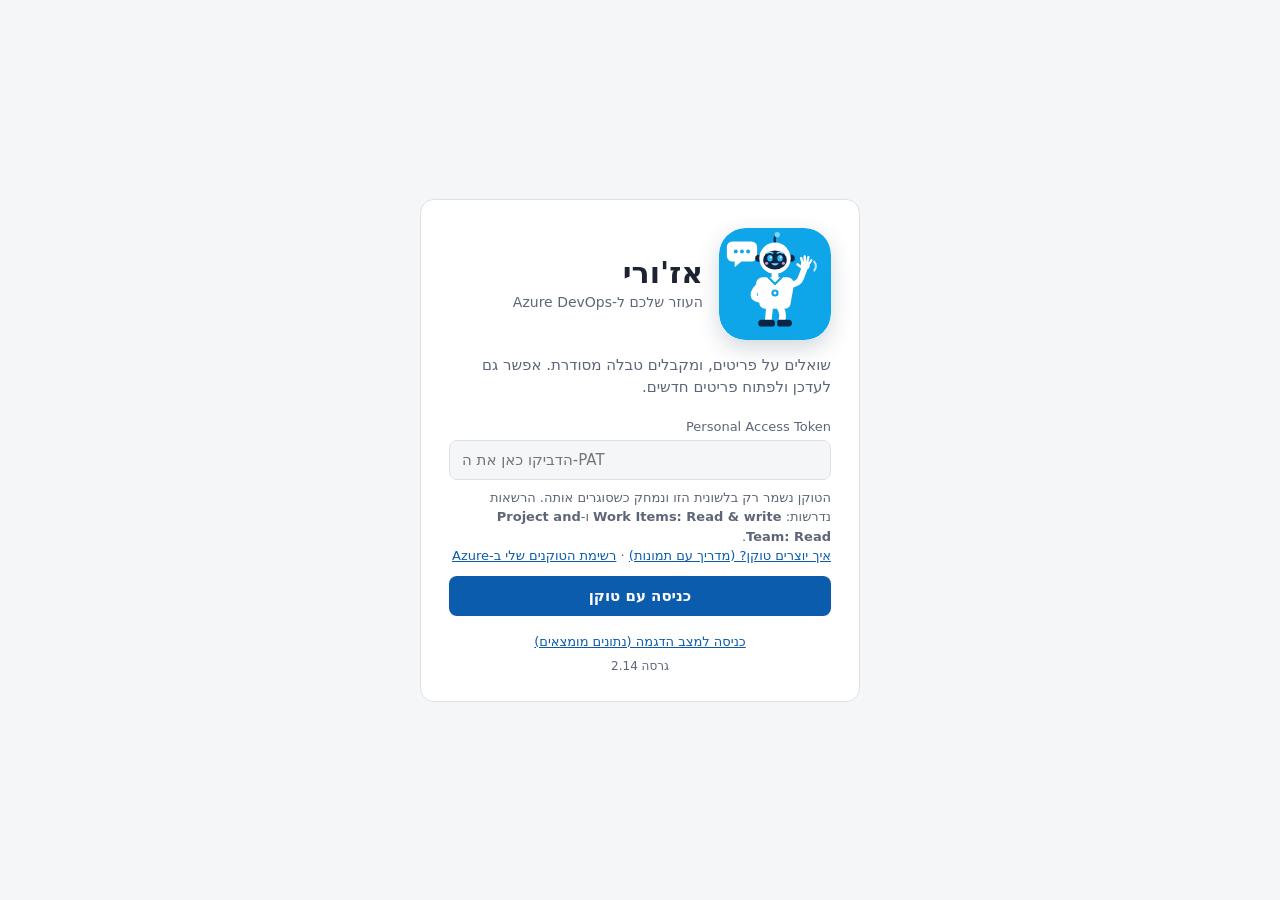
<file: index.html>
<!doctype html>
<!-- אז'ורי (Azure Chat 2) -->
<html lang="he" dir="rtl">
<head>
<meta charset="utf-8">
<meta name="viewport" content="width=device-width, initial-scale=1">
<title>אז'ורי</title>
<link rel="icon" href="img/azuri-face.svg" type="image/svg+xml">
<link rel="stylesheet" href="css/app.css">
</head>
<body>

<!-- Login screen -->
<section id="login">
  <div class="card">
    <div class="brand"><img class="brand-bot" src="img/azuri.svg" alt="" width="112" height="112"><div><h1>אז'ורי</h1><p class="brand-sub">העוזר שלכם ל-Azure DevOps</p></div></div>
    <p>שואלים על פריטים, ומקבלים טבלה מסודרת. אפשר גם לעדכן ולפתוח פריטים חדשים.</p>

    <div id="msBlock" class="hidden"><!-- shown only when Microsoft sign-in is set up (CONFIG.CLIENT_ID + MSAL) -->
      <button class="btn block ms" id="msLogin">
        <svg viewBox="0 0 21 21" aria-hidden="true"><rect x="1" y="1" width="9" height="9" fill="#f25022"/><rect x="11" y="1" width="9" height="9" fill="#7fba00"/><rect x="1" y="11" width="9" height="9" fill="#00a4ef"/><rect x="11" y="11" width="9" height="9" fill="#ffb900"/></svg>
        התחברות עם חשבון Microsoft
      </button>
      <div class="sep">או</div>
    </div>

    <form id="patForm">
      <label for="pat">Personal Access Token</label>
      <input class="field" id="pat" type="password" autocomplete="off" spellcheck="false" placeholder="הדביקו כאן את ה-PAT">
      <p class="small" style="margin:8px 0 10px">
        הטוקן נשמר רק בלשונית הזו ונמחק כשסוגרים אותה. הרשאות נדרשות: <b>Work Items: Read &amp; write</b> ו-<b>Project and Team: Read</b>.<br>
        <a href="help.html#token" target="_blank" rel="noopener">איך יוצרים טוקן? (מדריך עם תמונות)</a> · <a id="patHelp" target="_blank" rel="noopener">רשימת הטוקנים שלי ב-Azure</a>
      </p>
      <button class="btn block" id="patBtn" type="submit">כניסה עם טוקן</button>
    </form>

    <div id="loginErr" class="err hidden"></div>
    <div class="demo-link"><button id="demoBtn" type="button">כניסה למצב הדגמה (נתונים מומצאים)</button></div>
    <div class="ver" id="verLogin"></div>
  </div>
</section>

<!-- Main app -->
<section id="app" class="hidden">
  <header>
    <h2><img class="logo" src="img/azuri-face.svg" alt="" width="30" height="30"><span>אז'ורי</span> <span class="org">· <span id="orgName"></span></span></h2>
    <span class="who" id="who"></span>
    <button class="btn" id="newBtn">+ פריט חדש</button>
    <button class="btn bdbtn" id="bdBtn" title="פירוק פיצ'ר ל-User Stories ו-Tasks">פירוק פיצ'ר</button>
    <div class="menuwrap">
      <button class="btn ghost" id="setMenuBtn" aria-haspopup="menu" aria-expanded="false" aria-controls="setMenu">הגדרות <span aria-hidden="true">▾</span></button>
      <div class="menu hidden" id="setMenu" role="menu">
        <button type="button" role="menuitem" id="settingsBtn">הגדרת עמודות בדוח</button>
        <button type="button" role="menuitem" id="teamBtn">הגדרות לפתיחת פריט חדש</button>
      </div>
    </div>
    <button class="btn danger" id="clearBtn">ניקוי שיחה</button>
    <a class="btn info" id="helpBtn" href="help.html#usage" target="_blank" rel="noopener">מדריך</a>
    <button class="btn iconbtn danger-ic" id="logoutBtn" title="התנתקות" aria-label="התנתקות"><svg viewBox="0 0 24 24" aria-hidden="true" fill="none" stroke="currentColor" stroke-width="2" stroke-linecap="round" stroke-linejoin="round"><path d="M14 4H6a1 1 0 0 0-1 1v14a1 1 0 0 0 1 1h8"/><circle cx="11" cy="12" r=".6" fill="currentColor"/><path d="M15 12h7"/><path d="M19 9l3 3-3 3"/></svg></button>
  </header>
  <div class="banner upd hidden" id="updateBanner" role="status">יש גרסה חדשה של אז'ורי (<span class="uv"></span>). <button type="button" class="btn mini">רענון</button> <small>מה שכתבתם בצ'אט יימחק</small></div>
  <div class="banner hidden" id="demoBanner">מצב הדגמה: הנתונים מומצאים ולא מגיעים מ-Azure DevOps</div>
  <main id="chat"><div class="wrap" id="msgs"></div></main>
  <footer>
    <div class="chips" id="chips"></div>
    <form class="composer" id="composer">
      <textarea id="input" rows="1" placeholder="לדוגמה: 110047, 112074  או  110047 רק Title ו-State"></textarea>
      <button class="btn" type="submit" id="sendBtn">שליחה</button>
    </form>
  </footer>
</section>

<div class="overlay hidden" id="settings" role="dialog" aria-modal="true" aria-labelledby="setTitle">
  <div class="dialog">
    <div class="dlg-head">
      <h3 id="setTitle">הגדרת עמודות בדוח</h3>
      <p>העמודות והסדר שיופיעו בכל טבלה. ההגדרה נשמרת רק אצלך, במחשב הזה. אפשר עדיין לשנות לבקשה בודדת עם "רק", "תוסיף" ו"בלי".</p>
    </div>
    <div class="dlg-body">
      <div id="colList"></div>
      <div class="addrow">
        <select id="addSelect" aria-label="שדה להוספה"></select>
        <button class="btn ghost" type="button" id="addKnown">הוספה</button>
      </div>
      <div class="addrow">
        <input id="addCustom" placeholder="שדה אחר לפי שם, למשל Commited1" aria-label="שם שדה מותאם">
        <button class="btn ghost" type="button" id="addCustomBtn">הוספה</button>
      </div>
    </div>
    <div class="dlg-foot">
      <button class="btn" type="button" id="setSave">שמירה</button>
      <button class="btn ghost" type="button" id="setCancel">ביטול</button>
      <span class="sp"></span>
      <button class="btn ghost" type="button" id="setReset">איפוס לברירת המחדל של הצוות</button>
    </div>
  </div>
</div>

<div class="overlay hidden" id="bdDlg" role="dialog" aria-modal="true" aria-labelledby="bdTitle">
  <div class="dialog bd-dialog">
    <div class="dlg-head">
      <h3 id="bdTitle">פירוק פיצ'ר</h3>
      <p>כתבו במילים שלכם מה הפיצ'ר צריך לעשות. אז'ורי יפרק אותו ל-User Stories עם תנאי קבלה, בדיקות ו-Tasks. בשלב הזה שום דבר לא נשמר ב-Azure.</p>
    </div>
    <div class="dlg-body">
      <label for="bdText">מה הפיצ'ר שרוצים לעשות? <span class="req">*</span></label>
      <textarea id="bdText" class="bd-in" rows="5" placeholder="לדוגמה: מסך שבו החשב רואה את כל המוסדות שקיבלו תמיכה, עם סינון לפי שנה וסכום וייצוא לאקסל"></textarea>
      <label for="bdValue">מה הערך העסקי ללקוח? <span class="req">*</span></label>
      <textarea id="bdValue" class="bd-in" rows="2" placeholder="לדוגמה: החשב יודע תוך דקה כמה מוסדות קיבלו תמיכה, בלי לבקש דוח"></textarea>
      <label for="bdRole">מי המשתמש העיקרי?</label>
      <input id="bdRole" class="bd-in" placeholder="לדוגמה: חשב, רכזת, מנהל מערכת">
      <fieldset class="bd-ui">
        <legend>לפרק לרמת Task? <span class="req">*</span></legend>
        <label><input type="radio" name="bdTasks" value="1"> כן</label>
        <label><input type="radio" name="bdTasks" value="0"> לא</label>
      </fieldset>
      <div class="bd-small bd-hint">כן: לכל US ייפתחו Tasks של אפיון, פיתוח ובדיקות QA. השעות שתזינו ייכנסו ל-Original Estimate וגם ל-Remaining Work.</div>
      <fieldset class="bd-ui">
        <legend>האם נדרשים Shared Services? <span class="req">*</span></legend>
        <label><input type="radio" name="bdShared" value="1"> כן</label>
        <label><input type="radio" name="bdShared" value="0"> לא</label>
      </fieldset>
      <fieldset class="bd-svc hidden" id="bdSvcList">
        <legend>מי נדרש? לכל אחד ייפתח User Story ייעודי</legend>
        <div id="bdSvcBoxes"></div>
      </fieldset>
      <div class="bd-err hidden" id="bdErr" role="alert"></div>
    </div>
    <div class="dlg-foot">
      <button class="btn" type="button" id="bdGo">פירוק</button>
      <button class="btn ghost" type="button" id="bdCancel">ביטול</button>
      <span class="sp"></span>
      <button class="btn ghost" type="button" id="bdImport" title="קובץ CSV או Excel במבנה של אז'ורי (למשל מ-AI)">ייבוא מקובץ</button>
      <input type="file" id="bdImportFile" class="bd-file" accept=".csv,.xlsx,.json,.txt,.md" aria-label="ייבוא פירוק מקובץ">
    </div>
  </div>
</div>

<div class="overlay hidden" id="lightbox" role="dialog" aria-modal="true" aria-label="תמונה">
  <figure class="lb"><img id="lbImg" alt=""><figcaption id="lbCap"></figcaption></figure>
</div>

<div class="tpanel hidden" id="bcPanel" role="dialog" aria-modal="true" aria-labelledby="bcTitle">
  <div class="tp-head">
    <h2 id="bcTitle">יצירת הפירוק ב-Azure</h2>
    <span class="sp"></span>
    <button class="btn ghost" id="bcClose" type="button">סגירה</button>
  </div>
  <div class="tp-body" id="bcBody"></div>
  <div class="bc-foot hidden" id="bcFoot">
    <div id="bcCheck" aria-live="polite"></div>
    <div class="bc-foot-acts">
      <button class="btn" type="button" id="bcGo" disabled>יש להשלים פרטים</button>
      <div class="bc-confirm hidden" id="bcConfirm">
        <span id="bcConfirmText"></span>
        <button class="btn" type="button" id="bcYes">כן, ליצור</button>
        <button class="btn ghost" type="button" id="bcNo">חזרה</button>
      </div>
    </div>
  </div>
</div>

<div class="tpanel hidden" id="teamPanel" role="dialog" aria-modal="true" aria-labelledby="teamTitle">
  <div class="tp-head">
    <h2 id="teamTitle">הגדרות לפתיחת פריט חדש</h2>
    <span class="tp-status" id="teamStatus"></span>
    <span class="sp"></span>
    <button class="btn" id="teamSave" type="button">שמירה לצוות</button>
    <button class="btn ghost" id="teamDownload" type="button">הורדת קובץ</button>
    <button class="btn ghost" id="teamClose" type="button">סגירה</button>
  </div>
  <div class="tp-confirm hidden" id="teamConfirm" role="alert"></div>
  <div class="ghbar" id="ghBar" role="status">
    <b>GitHub:</b> <span id="ghBarMsg"></span>
    <input class="field" id="ghBarTok" type="password" autocomplete="off" spellcheck="false" placeholder="הדביקו GitHub token" aria-label="GitHub token">
    <button class="btn mini" id="ghBarCheck" type="button">בדיקת חיבור</button>
    <button class="btn ghost mini" id="ghBarChange" type="button">החלפת token</button>
    <button class="btn ghost mini" id="ghBarHelp" type="button">איך יוצרים token?</button>
  </div>
  <nav class="tabs" id="teamTabs" aria-label="לשוניות">
    <button type="button" data-tab="fields">שדות חובה</button>
    <button type="button" data-tab="template">תבנית Description</button>
    <button type="button" data-tab="shared">Shared Services</button>
    <button type="button" data-tab="perms">הרשאות</button>
    <button type="button" data-tab="dict">מילון לשאלות</button>
    <button type="button" data-tab="github">חיבור ל-GitHub</button>
  </nav>
  <div class="tp-types" id="teamTypesRow"><span class="muted">סוג פריט:</span><div class="segs" id="teamTypes"></div></div>
  <div class="tp-body" id="teamBody"></div>
</div>

<aside class="epanel hidden" id="editPanel" role="dialog" aria-modal="true" aria-labelledby="epTitle">
  <div class="ep-head">
    <div class="ep-titles"><h2 id="epTitle"></h2><div class="muted" id="epSub"></div></div>
    <button class="btn ghost sm" type="button" id="epChild">+ תת-פריט</button>
    <a class="btn ghost sm" id="epLink" target="_blank" rel="noopener">פתיחה ב-Azure</a>
    <button class="btn ghost sm" type="button" id="epClose" aria-label="סגירה">✕</button>
  </div>
  <div class="ep-body">
    <div id="epCreateRow" class="hidden">
      <div id="epAskParent" class="askparent hidden">
        <span class="eplabel" id="epAskText">האם יש Epic אב?</span>
        <div class="segs" role="radiogroup" aria-labelledby="epAskText"><button type="button" class="seg" role="radio" data-v="yes">כן</button><button type="button" class="seg" role="radio" data-v="no">לא</button></div>
      </div>
      <div id="epParentWrap">
      <label class="eplabel" for="epParent" id="epParentLabel">פריט אב (חובה)</label>
      <div class="parentrow picker"><input id="epParent" placeholder="מספר פריט, או מילים מהכותרת / התיאור" autocomplete="off" role="combobox" aria-controls="epParentList" aria-autocomplete="list"><div class="pk-panel hidden" id="epParentList" role="listbox"></div><span id="epParentInfo" class="muted"></span></div>
      </div>
      <span class="eplabel" id="epTypesLabel">סוג פריט</span>
      <div class="segs" id="epTypes" role="group" aria-labelledby="epTypesLabel"></div>
    </div>
    <div id="epFields"></div>
    <select id="epAdd" aria-label="הוספת שדה לעריכה"></select>
    <div id="epCommentWrap">
      <label for="epComment" class="eplabel">תגובה לדיון (לא חובה)</label>
      <textarea id="epComment" rows="3" placeholder="תתווסף ל-Discussion של הפריט"></textarea>
    </div>
    <div class="epcheck" id="epCheck" aria-live="polite"></div>
  </div>
  <div class="ep-foot">
    <button class="btn" type="button" id="epSave" disabled>שמירה ב-Azure</button>
    <button class="btn ghost" type="button" id="epCancel">ביטול</button>
  </div>
</aside>

<div class="toast" id="toast"></div>

<script src="js/perm.js"></script>
<script src="js/team.js"></script>
<script src="js/meta.js"></script>
<script src="js/team-settings.js"></script>
<script src="js/pickers.js"></script>
<script src="js/edit.js"></script>
<script src="js/search.js"></script>
<script src="js/ask.js"></script>
<script src="js/breakdown.js"></script>
<script src="js/breakdown-ui.js"></script>
<script src="js/breakdown-create.js"></script>
<script src="js/core.js"></script>
<script src="js/voice.js"></script>
</body>
</html>
</file>
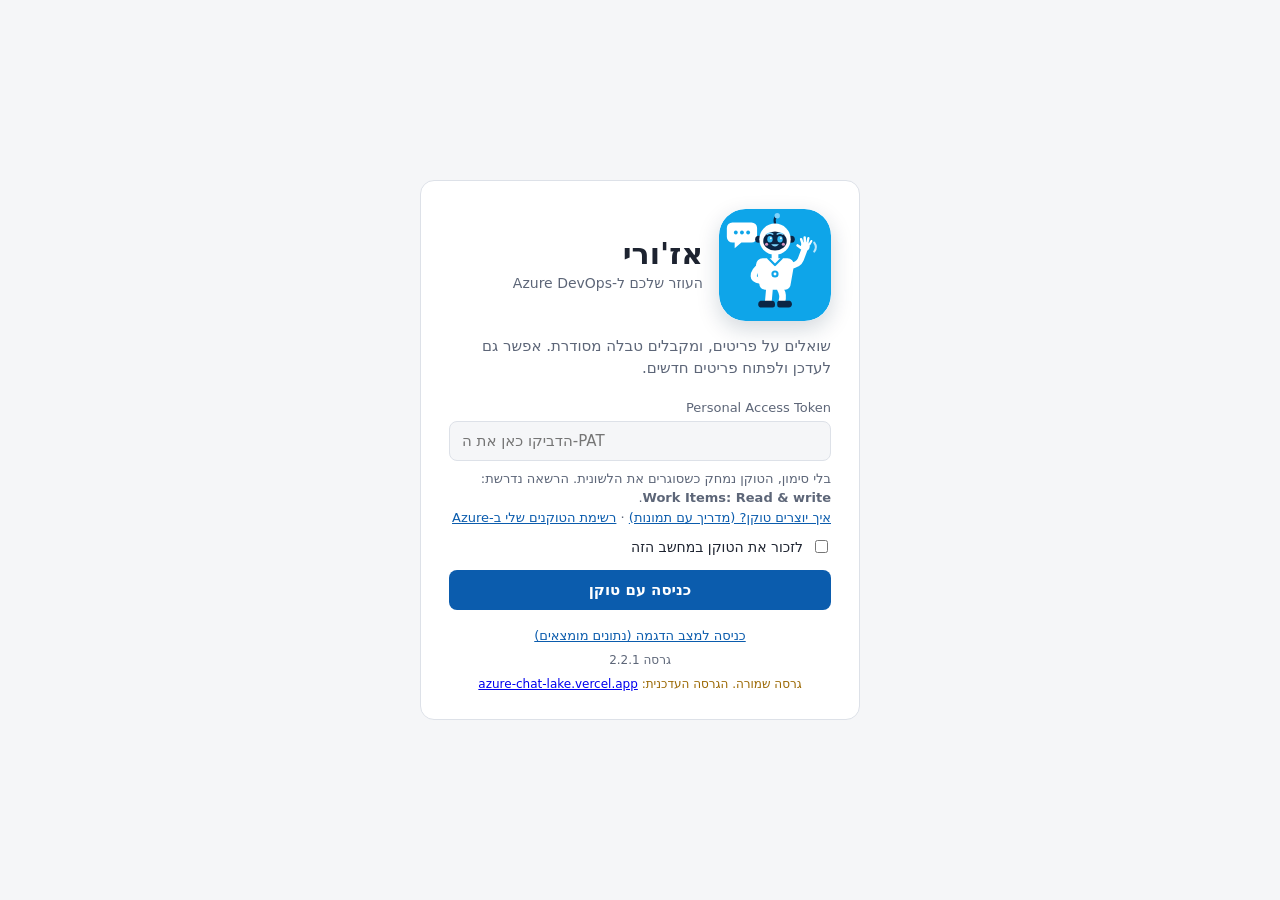
<file: v/2.2.1/index.html>
<!doctype html>
<!-- אז'ורי (Azure Chat 2) -->
<html lang="he" dir="rtl">
<head>
<meta charset="utf-8">
<meta name="viewport" content="width=device-width, initial-scale=1">
<title>אז'ורי 2.2.1 (גרסה שמורה)</title>
<link rel="icon" href="img/azuri-face.svg" type="image/svg+xml">
<link rel="stylesheet" href="css/app.css">
</head>
<body>

<!-- Login screen -->
<section id="login">
  <div class="card">
    <div class="brand"><img class="brand-bot" src="img/azuri.svg" alt="" width="112" height="112"><div><h1>אז'ורי</h1><p class="brand-sub">העוזר שלכם ל-Azure DevOps</p></div></div>
    <p>שואלים על פריטים, ומקבלים טבלה מסודרת. אפשר גם לעדכן ולפתוח פריטים חדשים.</p>

    <div id="msBlock">
      <button class="btn block ms" id="msLogin">
        <svg viewBox="0 0 21 21" aria-hidden="true"><rect x="1" y="1" width="9" height="9" fill="#f25022"/><rect x="11" y="1" width="9" height="9" fill="#7fba00"/><rect x="1" y="11" width="9" height="9" fill="#00a4ef"/><rect x="11" y="11" width="9" height="9" fill="#ffb900"/></svg>
        התחברות עם חשבון Microsoft
      </button>
      <div class="sep">או</div>
    </div>

    <form id="patForm">
      <label for="pat">Personal Access Token</label>
      <input class="field" id="pat" type="password" autocomplete="off" spellcheck="false" placeholder="הדביקו כאן את ה-PAT">
      <p class="small" style="margin:8px 0 10px">
        בלי סימון, הטוקן נמחק כשסוגרים את הלשונית. הרשאה נדרשת: <b>Work Items: Read &amp; write</b>.<br>
        <a href="help.html#token" target="_blank" rel="noopener">איך יוצרים טוקן? (מדריך עם תמונות)</a> · <a id="patHelp" target="_blank" rel="noopener">רשימת הטוקנים שלי ב-Azure</a>
      </p>
      <label class="remember"><input type="checkbox" id="remember"> לזכור את הטוקן במחשב הזה</label>
      <button class="btn block" id="patBtn" type="submit">כניסה עם טוקן</button>
    </form>

    <div id="loginErr" class="err hidden"></div>
    <div class="demo-link"><button id="demoBtn" type="button">כניסה למצב הדגמה (נתונים מומצאים)</button></div>
    <div class="ver" id="verLogin"></div>
    <div class="ver" style="color:#9a6700">גרסה שמורה. הגרסה העדכנית: <a href="../../">azure-chat-lake.vercel.app</a></div>
  </div>
</section>

<!-- Main app -->
<section id="app" class="hidden">
  <header>
    <h2><img class="logo" src="img/azuri-face.svg" alt="" width="30" height="30"><span>אז'ורי</span> <span class="org">· <span id="orgName"></span></span></h2>
    <span class="who" id="who"></span>
    <button class="btn" id="newBtn">+ פריט חדש</button>
    <div class="menuwrap">
      <button class="btn ghost" id="setMenuBtn" aria-haspopup="menu" aria-expanded="false" aria-controls="setMenu">הגדרות <span aria-hidden="true">▾</span></button>
      <div class="menu hidden" id="setMenu" role="menu">
        <button type="button" role="menuitem" id="settingsBtn">הגדרת עמודות בדוח</button>
        <button type="button" role="menuitem" id="teamBtn">הגדרות לפתיחת פריט חדש</button>
      </div>
    </div>
    <button class="btn danger" id="clearBtn">ניקוי שיחה</button>
    <a class="btn info" id="helpBtn" href="help.html#usage" target="_blank" rel="noopener">מדריך</a>
    <button class="btn iconbtn danger-ic" id="logoutBtn" title="התנתקות" aria-label="התנתקות"><svg viewBox="0 0 24 24" aria-hidden="true" fill="none" stroke="currentColor" stroke-width="2" stroke-linecap="round" stroke-linejoin="round"><path d="M14 4H6a1 1 0 0 0-1 1v14a1 1 0 0 0 1 1h8"/><circle cx="11" cy="12" r=".6" fill="currentColor"/><path d="M15 12h7"/><path d="M19 9l3 3-3 3"/></svg></button>
  </header>
  <div class="banner hidden" id="demoBanner">מצב הדגמה: הנתונים מומצאים ולא מגיעים מ-Azure DevOps</div>
  <main id="chat"><div class="wrap" id="msgs"></div></main>
  <footer>
    <div class="chips" id="chips"></div>
    <form class="composer" id="composer">
      <textarea id="input" rows="1" placeholder="לדוגמה: 110047, 112074  או  110047 רק Title ו-State"></textarea>
      <button class="btn" type="submit" id="sendBtn">שליחה</button>
    </form>
  </footer>
</section>

<div class="overlay hidden" id="settings" role="dialog" aria-modal="true" aria-labelledby="setTitle">
  <div class="dialog">
    <div class="dlg-head">
      <h3 id="setTitle">הגדרת עמודות בדוח</h3>
      <p>העמודות והסדר שיופיעו בכל טבלה. ההגדרה נשמרת רק אצלך, במחשב הזה. אפשר עדיין לשנות לבקשה בודדת עם "רק", "תוסיף" ו"בלי".</p>
    </div>
    <div class="dlg-body">
      <div id="colList"></div>
      <div class="addrow">
        <select id="addSelect" aria-label="שדה להוספה"></select>
        <button class="btn ghost" type="button" id="addKnown">הוספה</button>
      </div>
      <div class="addrow">
        <input id="addCustom" placeholder="שדה אחר לפי שם, למשל Commited1" aria-label="שם שדה מותאם">
        <button class="btn ghost" type="button" id="addCustomBtn">הוספה</button>
      </div>
    </div>
    <div class="dlg-foot">
      <button class="btn" type="button" id="setSave">שמירה</button>
      <button class="btn ghost" type="button" id="setCancel">ביטול</button>
      <span class="sp"></span>
      <button class="btn ghost" type="button" id="setReset">איפוס לברירת המחדל של הצוות</button>
    </div>
  </div>
</div>

<div class="overlay hidden" id="lightbox" role="dialog" aria-modal="true" aria-label="תמונה">
  <figure class="lb"><img id="lbImg" alt=""><figcaption id="lbCap"></figcaption></figure>
</div>

<div class="tpanel hidden" id="teamPanel" role="dialog" aria-modal="true" aria-labelledby="teamTitle">
  <div class="tp-head">
    <h2 id="teamTitle">הגדרות לפתיחת פריט חדש</h2>
    <span class="tp-status" id="teamStatus"></span>
    <span class="sp"></span>
    <button class="btn" id="teamSave" type="button">שמירה לצוות</button>
    <button class="btn ghost" id="teamDownload" type="button">הורדת קובץ</button>
    <button class="btn ghost" id="teamClose" type="button">סגירה</button>
  </div>
  <div class="tp-confirm hidden" id="teamConfirm" role="alert"></div>
  <nav class="tabs" id="teamTabs" aria-label="לשוניות">
    <button type="button" data-tab="fields">שדות חובה</button>
    <button type="button" data-tab="template">תבנית Description</button>
    <button type="button" data-tab="github">חיבור ל-GitHub</button>
  </nav>
  <div class="tp-types" id="teamTypesRow"><span class="muted">סוג פריט:</span><div class="segs" id="teamTypes"></div></div>
  <div class="tp-body" id="teamBody"></div>
</div>

<aside class="epanel hidden" id="editPanel" role="dialog" aria-modal="true" aria-labelledby="epTitle">
  <div class="ep-head">
    <div class="ep-titles"><h2 id="epTitle"></h2><div class="muted" id="epSub"></div></div>
    <button class="btn ghost sm" type="button" id="epChild">+ תת-פריט</button>
    <a class="btn ghost sm" id="epLink" target="_blank" rel="noopener">פתיחה ב-Azure</a>
    <button class="btn ghost sm" type="button" id="epClose" aria-label="סגירה">✕</button>
  </div>
  <div class="ep-body">
    <div id="epCreateRow" class="hidden">
      <div id="epAskParent" class="askparent hidden">
        <span class="eplabel" id="epAskText">האם יש Epic אב?</span>
        <div class="segs" role="radiogroup" aria-labelledby="epAskText"><button type="button" class="seg" role="radio" data-v="yes">כן</button><button type="button" class="seg" role="radio" data-v="no">לא</button></div>
      </div>
      <div id="epParentWrap">
      <label class="eplabel" for="epParent" id="epParentLabel">פריט אב (חובה)</label>
      <div class="parentrow picker"><input id="epParent" placeholder="מספר פריט, או מילים מהכותרת / התיאור" autocomplete="off" role="combobox" aria-controls="epParentList" aria-autocomplete="list"><div class="pk-panel hidden" id="epParentList" role="listbox"></div><span id="epParentInfo" class="muted"></span></div>
      </div>
      <span class="eplabel" id="epTypesLabel">סוג פריט</span>
      <div class="segs" id="epTypes" role="group" aria-labelledby="epTypesLabel"></div>
    </div>
    <div id="epFields"></div>
    <select id="epAdd" aria-label="הוספת שדה לעריכה"></select>
    <div id="epCommentWrap">
      <label for="epComment" class="eplabel">תגובה לדיון (לא חובה)</label>
      <textarea id="epComment" rows="3" placeholder="תתווסף ל-Discussion של הפריט"></textarea>
    </div>
    <div class="epcheck" id="epCheck" aria-live="polite"></div>
  </div>
  <div class="ep-foot">
    <button class="btn" type="button" id="epSave" disabled>שמירה ב-Azure</button>
    <button class="btn ghost" type="button" id="epCancel">ביטול</button>
  </div>
</aside>

<div class="toast" id="toast"></div>

<script src="js/team.js"></script>
<script src="js/meta.js"></script>
<script src="js/team-settings.js"></script>
<script src="js/pickers.js"></script>
<script src="js/edit.js"></script>
<script src="js/search.js"></script>
<script src="js/core.js"></script>
</body>
</html>
</file>
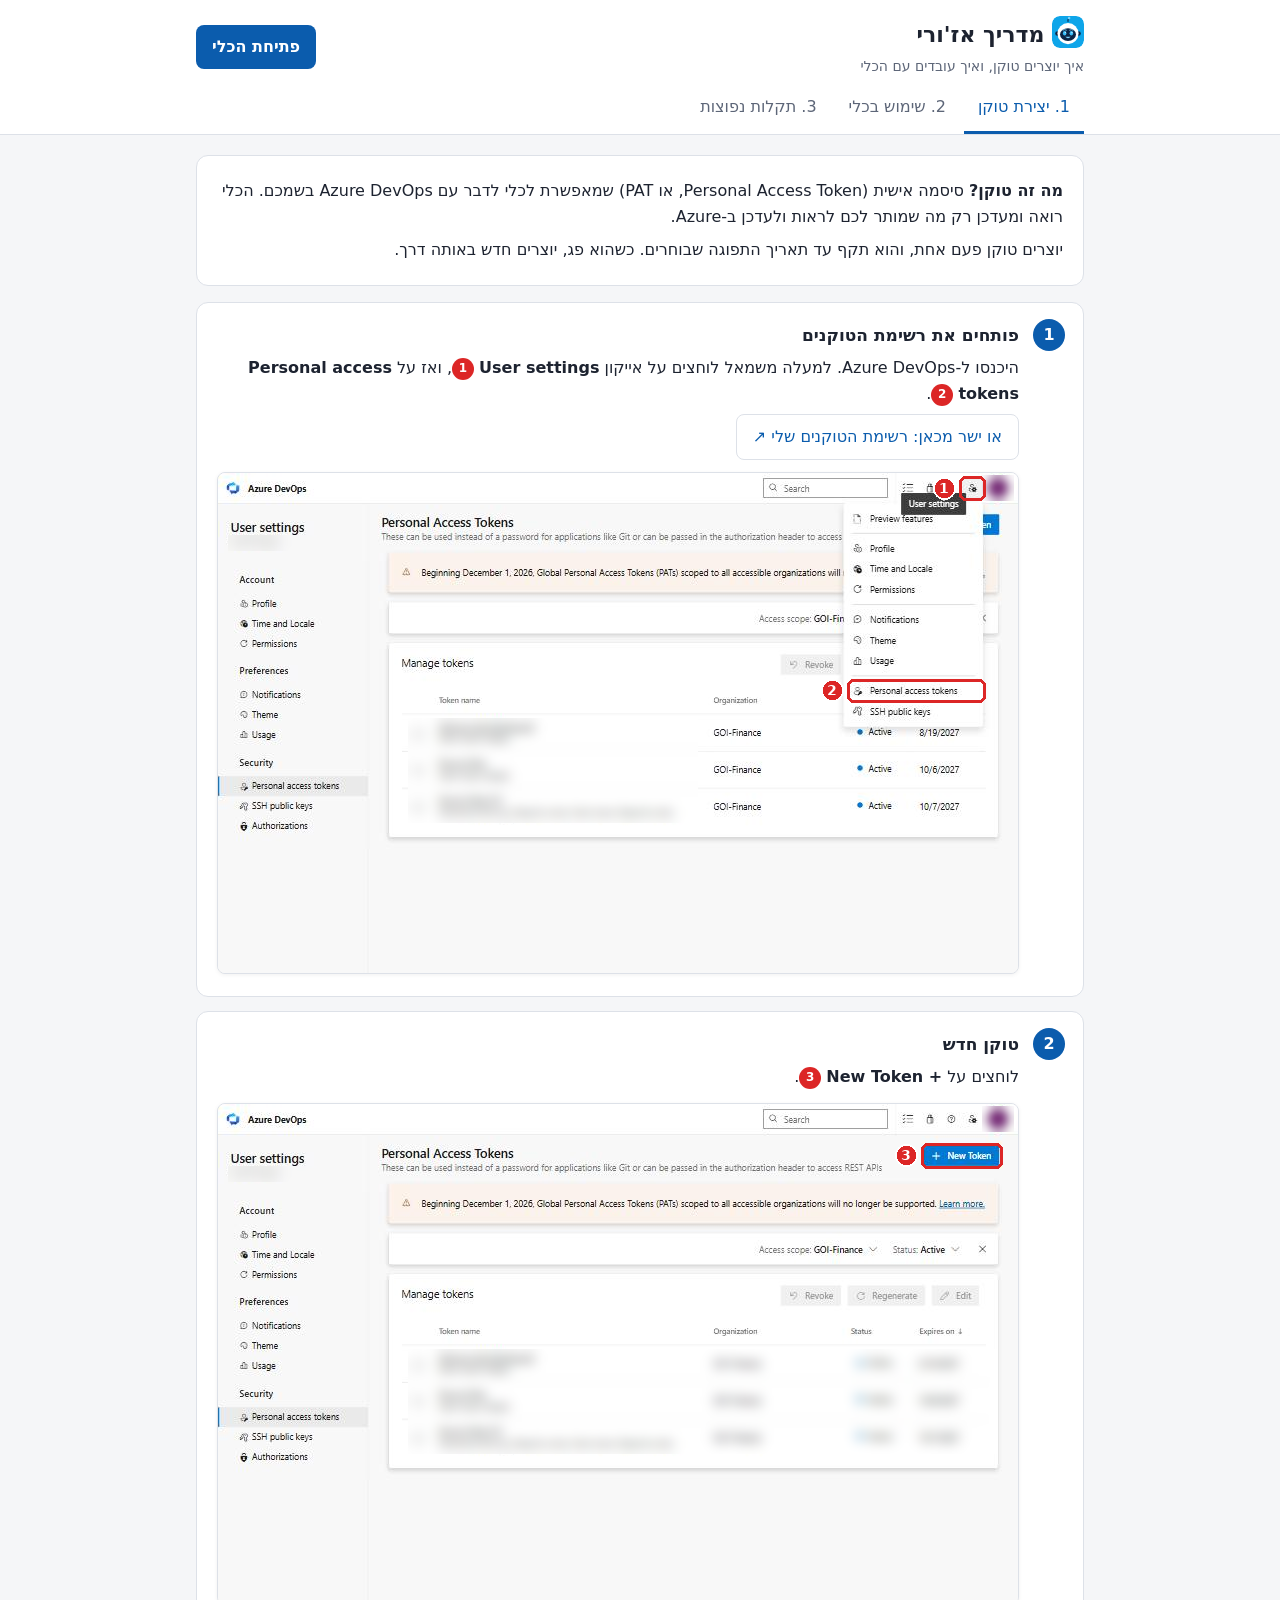
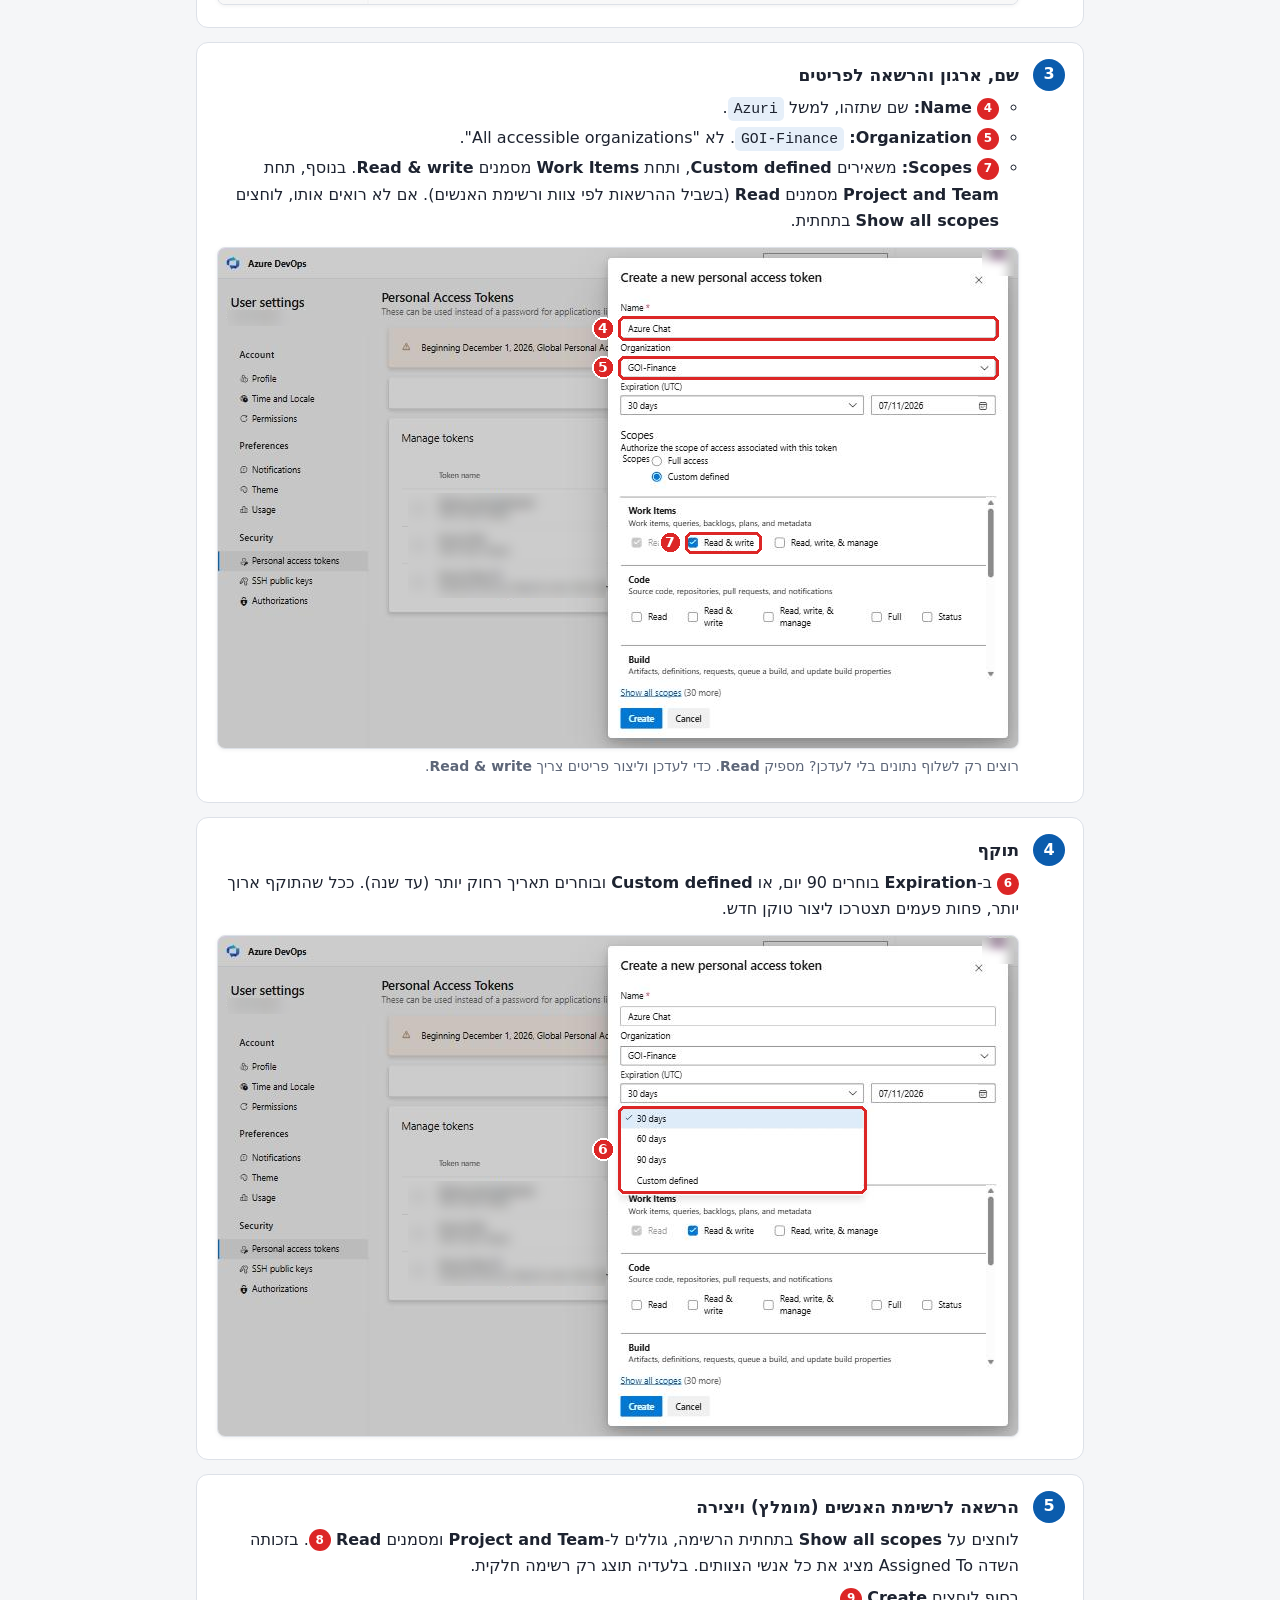
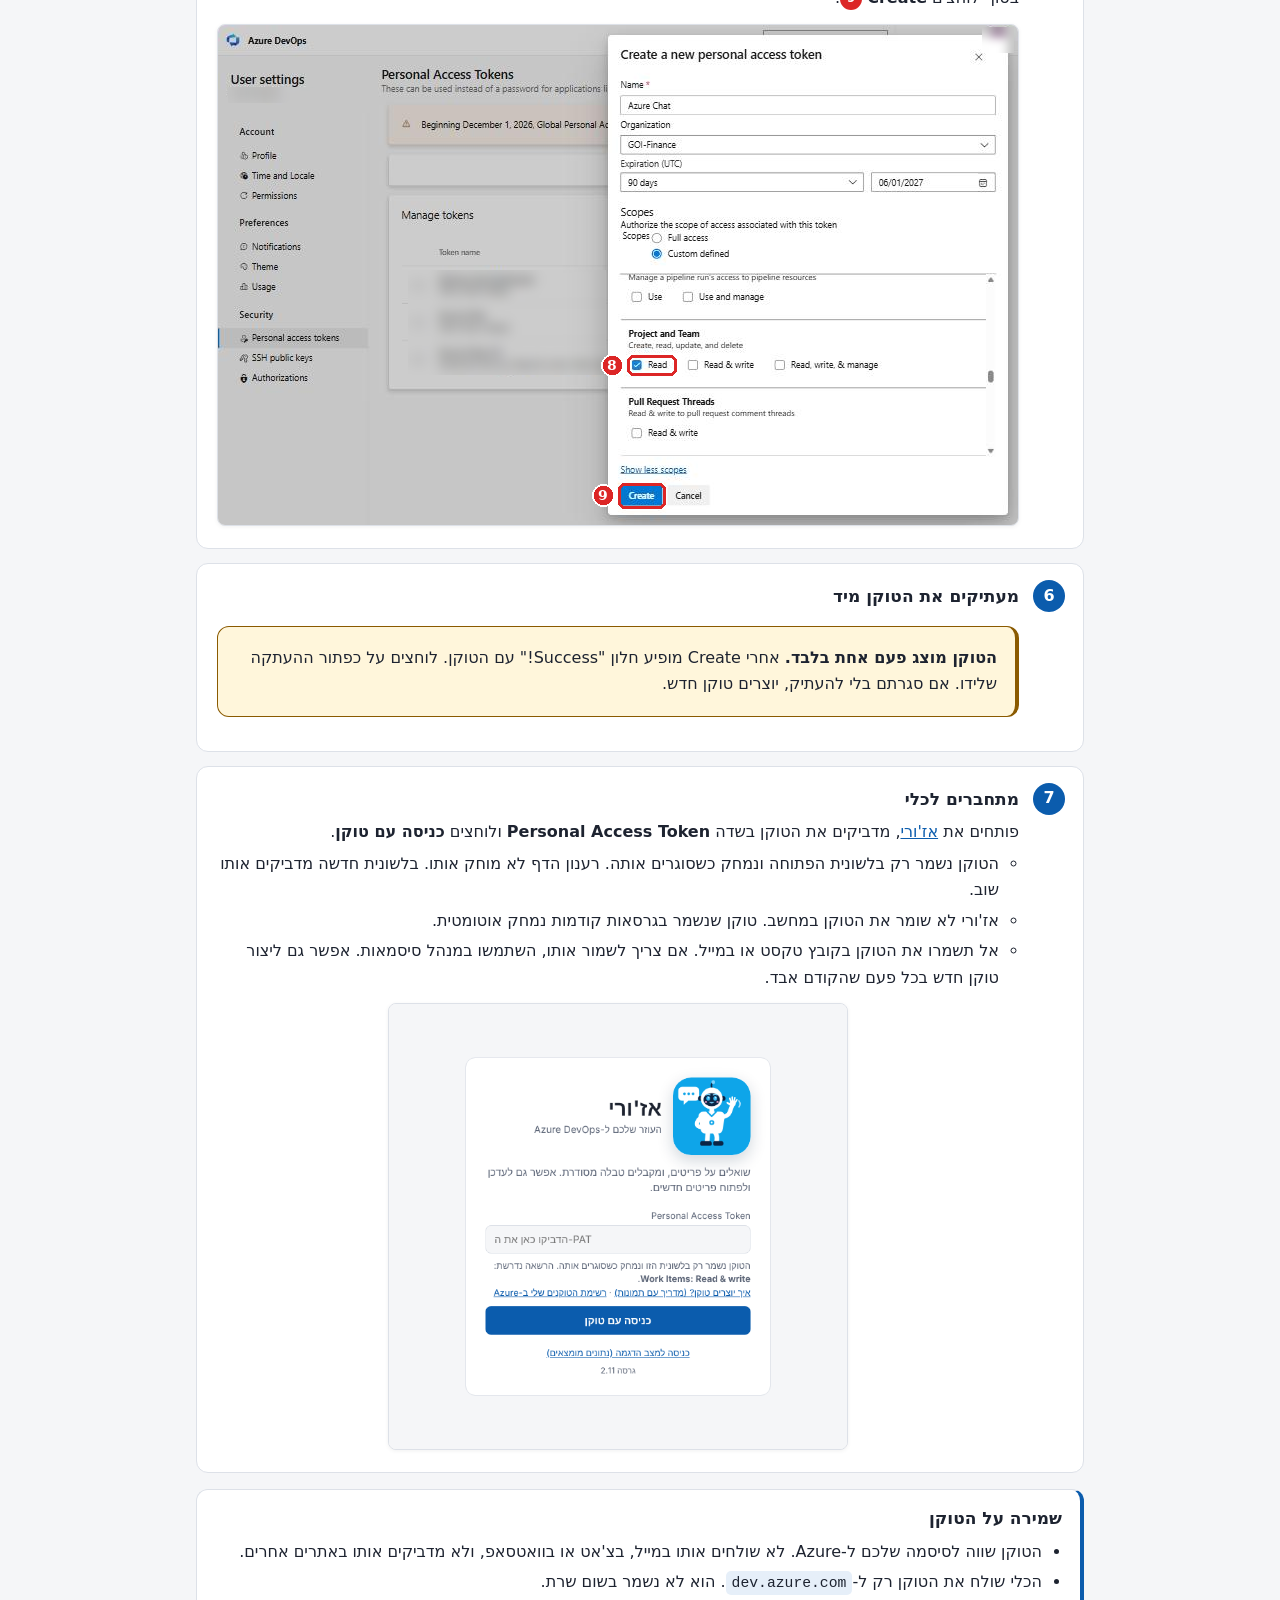
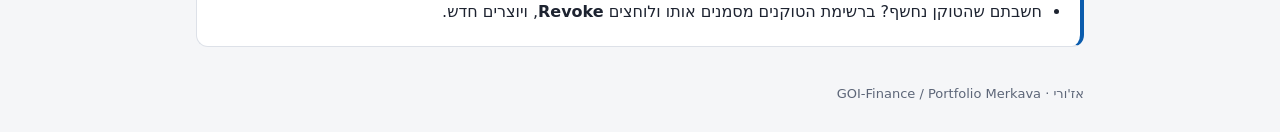
<file: help.html>
<!doctype html>
<html lang="he" dir="rtl">
<head>
<meta charset="utf-8">
<meta name="viewport" content="width=device-width, initial-scale=1">
<title>מדריך אז'ורי</title>
<link rel="icon" href="img/azuri-face.svg" type="image/svg+xml">
<link rel="stylesheet" href="help/help.css">
</head>
<body>
<header class="top">
  <div class="inner">
    <div>
      <h1><img src="img/azuri-face.svg" alt="" width="32" height="32" style="vertical-align:-6px;border-radius:8px"> מדריך אז'ורי</h1>
      <p class="sub">איך יוצרים טוקן, ואיך עובדים עם הכלי</p>
    </div>
    <a class="btn" href="./">פתיחת הכלי</a>
  </div>
  <nav class="tabs inner" role="tablist">
    <a href="#token" role="tab" id="tab-token">1. יצירת טוקן</a>
    <a href="#usage" role="tab" id="tab-usage">2. שימוש בכלי</a>
    <a href="#problems" role="tab" id="tab-problems">3. תקלות נפוצות</a>
  </nav>
</header>

<main class="inner">

<!-- ======================= TOKEN ======================= -->
<section id="p-token" class="pane" role="tabpanel" aria-labelledby="tab-token">
  <div class="lead">
    <p><b>מה זה טוקן?</b> סיסמה אישית (Personal Access Token, או PAT) שמאפשרת לכלי לדבר עם Azure DevOps בשמכם. הכלי רואה ומעדכן רק מה שמותר לכם לראות ולעדכן ב-Azure.</p>
    <p>יוצרים טוקן פעם אחת, והוא תקף עד תאריך התפוגה שבוחרים. כשהוא פג, יוצרים חדש באותה דרך.</p>
  </div>

  <ol class="steps">
    <li>
      <h3>פותחים את רשימת הטוקנים</h3>
      <p>היכנסו ל-Azure DevOps. למעלה משמאל לוחצים על אייקון <b>User settings</b> <span class="n">1</span>, ואז על <b>Personal access tokens</b> <span class="n">2</span>.</p>
      <p><a class="btn ghost" href="https://dev.azure.com/GOI-Finance/_usersSettings/tokens" target="_blank" rel="noopener">או ישר מכאן: רשימת הטוקנים שלי ↗</a></p>
      <figure><a href="help/img/token-1-menu.png" target="_blank"><img src="help/img/token-1-menu.png" alt="תפריט User settings ב-Azure DevOps, עם Personal access tokens מסומן" loading="lazy" width="800" height="500"></a></figure>
    </li>
    <li>
      <h3>טוקן חדש</h3>
      <p>לוחצים על <b>+ New Token</b> <span class="n">3</span>.</p>
      <figure><a href="help/img/token-2-new.png" target="_blank"><img src="help/img/token-2-new.png" alt="מסך Personal Access Tokens עם הכפתור New Token מסומן" loading="lazy" width="800" height="500"></a></figure>
    </li>
    <li>
      <h3>שם, ארגון והרשאה לפריטים</h3>
      <ul>
        <li><span class="n">4</span> <b>Name:</b> שם שתזהו, למשל <code>Azuri</code>.</li>
        <li><span class="n">5</span> <b>Organization:</b> <code>GOI-Finance</code>. לא "All accessible organizations".</li>
        <li><span class="n">7</span> <b>Scopes:</b> משאירים <b>Custom defined</b>, ותחת <b>Work Items</b> מסמנים <b>Read &amp; write</b>. בנוסף, תחת <b>Project and Team</b> מסמנים <b>Read</b> (בשביל ההרשאות לפי צוות ורשימת האנשים). אם לא רואים אותו, לוחצים <b>Show all scopes</b> בתחתית.</li>
      </ul>
      <figure><a href="help/img/token-3-form.png" target="_blank"><img src="help/img/token-3-form.png" alt="טופס יצירת טוקן: שם, ארגון GOI-Finance והרשאת Work Items Read and write מסומנים" loading="lazy" width="800" height="500"></a></figure>
      <p class="note">רוצים רק לשלוף נתונים בלי לעדכן? מספיק <b>Read</b>. כדי לעדכן וליצור פריטים צריך <b>Read &amp; write</b>.</p>
    </li>
    <li>
      <h3>תוקף</h3>
      <p><span class="n">6</span> ב-<b>Expiration</b> בוחרים 90 יום, או <b>Custom defined</b> ובוחרים תאריך רחוק יותר (עד שנה). ככל שהתוקף ארוך יותר, פחות פעמים תצטרכו ליצור טוקן חדש.</p>
      <figure><a href="help/img/token-4-expiry.png" target="_blank"><img src="help/img/token-4-expiry.png" alt="רשימת אפשרויות התוקף: 30, 60, 90 יום או Custom defined" loading="lazy" width="800" height="500"></a></figure>
    </li>
    <li>
      <h3>הרשאה לרשימת האנשים (מומלץ) ויצירה</h3>
      <p>לוחצים על <b>Show all scopes</b> בתחתית הרשימה, גוללים ל-<b>Project and Team</b> ומסמנים <b>Read</b> <span class="n">8</span>. בזכותה השדה Assigned To מציג את כל אנשי הצוותים. בלעדיה תוצג רק רשימה חלקית.</p>
      <p>בסוף לוחצים <b>Create</b> <span class="n">9</span>.</p>
      <figure><a href="help/img/token-5-scopes.png" target="_blank"><img src="help/img/token-5-scopes.png" alt="Project and Team עם Read מסומן, והכפתור Create" loading="lazy" width="800" height="500"></a></figure>
    </li>
    <li>
      <h3>מעתיקים את הטוקן מיד</h3>
      <div class="callout warn">
        <p><b>הטוקן מוצג פעם אחת בלבד.</b> אחרי Create מופיע חלון "Success!" עם הטוקן. לוחצים על כפתור ההעתקה שלידו. אם סגרתם בלי להעתיק, יוצרים טוקן חדש.</p>
      </div>
    </li>
    <li>
      <h3>מתחברים לכלי</h3>
      <p>פותחים את <a href="./">אז'ורי</a>, מדביקים את הטוקן בשדה <b>Personal Access Token</b> ולוחצים <b>כניסה עם טוקן</b>.</p>
      <ul>
        <li>הטוקן נשמר רק בלשונית הפתוחה ונמחק כשסוגרים אותה. רענון הדף לא מוחק אותו. בלשונית חדשה מדביקים אותו שוב.</li>
        <li>אז'ורי לא שומר את הטוקן במחשב. טוקן שנשמר בגרסאות קודמות נמחק אוטומטית.</li>
        <li>אל תשמרו את הטוקן בקובץ טקסט או במייל. אם צריך לשמור אותו, השתמשו במנהל סיסמאות. אפשר גם ליצור טוקן חדש בכל פעם שהקודם אבד.</li>
      </ul>
      <figure><a href="help/img/app-1-login.png" target="_blank"><img class="narrow" src="help/img/app-1-login.png" alt="מסך הכניסה של אז'ורי" loading="lazy"></a></figure>
    </li>
  </ol>

  <div class="callout">
    <h3>שמירה על הטוקן</h3>
    <ul>
      <li>הטוקן שווה לסיסמה שלכם ל-Azure. לא שולחים אותו במייל, בצ'אט או בוואטסאפ, ולא מדביקים אותו באתרים אחרים.</li>
      <li>הכלי שולח את הטוקן רק ל-<code>dev.azure.com</code>. הוא לא נשמר בשום שרת.</li>
      <li>חשבתם שהטוקן נחשף? ברשימת הטוקנים מסמנים אותו ולוחצים <b>Revoke</b>, ויוצרים חדש.</li>
    </ul>
  </div>
</section>

<!-- ======================= USAGE ======================= -->
<section id="p-usage" class="pane" role="tabpanel" aria-labelledby="tab-usage">

  <div class="block">
    <h2>שליפת פריטים לטבלה</h2>
    <p>כותבים בשורת הצ'אט מספר אחד או כמה מספרים, ומקבלים טבלה מסודרת עם השדות, ה-Description והתמונות.</p>
    <table class="cmds">
      <tr><td><code>110047</code></td><td>פריט אחד</td></tr>
      <tr><td><code>110047 112074 112075</code></td><td>כמה פריטים, כל סוג (באג, US, פיצ'ר...)</td></tr>
      <tr><td><code>110047 רק Title ו-State</code></td><td>רק העמודות שביקשתם</td></tr>
      <tr><td><code>110047 הוסף Tags</code></td><td>עמודה נוספת על הרגיל</td></tr>
      <tr><td><code>110047 בלי Description</code></td><td>בלי עמודה מסוימת</td></tr>
    </table>
    <figure><a href="help/img/app-2-table.png" target="_blank"><img src="help/img/app-2-table.png" alt="טבלת תוצאות עם שני פריטים, תמונות וכפתורי העתקה והורדה ל-Excel" loading="lazy" width="1200" height="720"></a></figure>
    <ul>
      <li><b>הורדה ל-Excel</b> ו<b>העתקת טבלה</b> (כולל תמונות) נמצאים מעל כל טבלה. אחרי העתקה אפשר להדביק ב-Word, Outlook או Excel.</li>
      <li><b>שליחה במייל ▾</b>: בוחרים את תוכנת הדואר שלכם. הנושא מתמלא לבד לפי הטבלה (מספר הפריטים, הסוגים והמספרים, או סוג, מספר וכותרת כשיש פריט אחד), ובגוף המייל שתי שורות ריקות ואחריהן טבלה מעוצבת עם התמונות.
        <figure><a href="help/img/app-18-mail.png" target="_blank"><img src="help/img/app-18-mail.png" alt="תפריט שליחה במייל: Outlook במחשב, Gmail, תוכנת דואר אחרת" loading="lazy"></a></figure>
        <ul>
          <li><b>Outlook במחשב</b>: יורד קובץ מייל. פותחים אותו מסרגל ההורדות ו-Outlook פותח מייל חדש מוכן, עם הטבלה. טיפ: ב-Chrome או Edge בחרו "תמיד לפתוח קבצים מסוג זה" כדי שייפתח לבד בפעם הבאה.</li>
          <li><b>Gmail</b>: נפתח מייל חדש ב-Gmail עם הנושא. הטבלה המעוצבת כבר מועתקת: עומדים בסוף גוף המייל (Ctrl+End) ומדביקים עם Ctrl+V.</li>
          <li><b>תוכנת דואר אחרת</b>: אותו דבר, בתוכנה שמוגדרת במחשב כברירת מחדל.</li>
          <li>הבחירה האחרונה מסומנת בתפריט. קישור מייל רגיל (וגם קישור Gmail) מעביר רק טקסט, ולכן ב-Gmail ובתוכנות אחרות הטבלה נכנסת בהדבקה.</li>
        </ul></li>
      <li><b>הגדרות ← הגדרת עמודות בדוח</b> (למעלה): בחירת העמודות שמוצגות כברירת מחדל. את הסדר משנים בגרירה של שורה (⋮⋮) למעלה או למטה, או בחצים.</li>
      <li>עמודת <b>Title</b> (שם הפריט) מוצגת תמיד, מיד אחרי ID, גם כשמבקשים "רק" עמודות אחרות או "בלי Title".</li>
      <li>מוסיפים עמודת <b>Parent</b>? מיד אחריה נוספת <b>תיאור Parent</b> עם שם פריט האב, למשל <code>110047 תוסיף Parent</code>.</li>
      <li>לחיצה על תמונה מגדילה אותה.</li>
    </ul>
  </div>

  <div class="block">
    <h2>חיפוש לפי מילים</h2>
    <p>לא זוכרים מספר? כותבים מילים מהכותרת או מהתיאור, ומקבלים רשימה של פריטים מתאימים.</p>
    <ul>
      <li>מסמנים פריט אחד, כמה, או <b>בחירת הכל</b>, ולוחצים <b>הצג בטבלה</b>. לפריט בודד יש גם כפתור <b>הצג</b> בשורה שלו.</li>
      <li>כברירת מחדל מוצגים פריטים פתוחים בלבד. הכפתור <b>כולל סגורים</b> מחפש שוב גם בסגורים.</li>
      <li>בכותרת מחפשים גם חלק ממילה. בתיאור מחפשים מילים שלמות.</li>
      <li>אם בטקסט יש מספרים (למשל גרסה), מתחילים ב-<code>חפש:</code>, אחרת הכלי יחשוב שאלה מספרי פריטים.</li>
    </ul>
    <table class="cmds">
      <tr><td><code>ייצוא לאקסל</code></td><td>חיפוש פריטים פתוחים</td></tr>
      <tr><td><code>חפש: גרסה 2026</code></td><td>חיפוש כשיש מספרים בטקסט</td></tr>
    </table>
  </div>

  <div class="block">
    <h2>עדכון פריט מהטבלה</h2>
    <p>לוחצים על תא בטבלה או על ✎ ליד המספר. נפתח חלון עריכה בצד:</p>
    <ul>
      <li>משנים את הערך, או מוסיפים עוד שדות מ-<b>+ הוספת שדה</b>.</li>
      <li>אפשר להוסיף <b>תגובה לדיון</b>, והיא תיכנס ל-Discussion של הפריט.</li>
      <li>בתחתית מוצג מה ישתנה (לפני ← אחרי). רק לחיצה על <b>שמירה ב-Azure</b> שומרת.</li>
    </ul>
    <figure><a href="help/img/app-3-edit.png" target="_blank"><img src="help/img/app-3-edit.png" alt="חלון עריכה עם שינוי State, שדה Iteration ותגובה לדיון" loading="lazy" width="1200" height="720"></a></figure>
    <div class="callout">
      <p><b>בדיקות לפני שמירה:</b> שדות חובה (של Azure ושל הצוות) ותבנית ה-Description של Feature נבדקים בכל שמירה. אם מישהו אחר עדכן את הפריט בינתיים, השמירה נעצרת ולא דורסת את השינוי שלו.</p>
    </div>
  </div>

  <div class="block" id="ask">
    <h2>שאלות חופשיות: "שאל את אז'ורי"</h2>
    <p>כותבים שאלה בעברית, ואז'ורי מציג מה הבין כתגיות. מסירים (✕) את מה שלא מתאים ולוחצים <b>הרצה</b>. התשובה היא הטבלה הרגילה, עם עריכה, Excel ומייל.</p>
    <table class="cmds">
      <tr><td><code>מה המשימות שלי</code></td><td>שויך אליי. אז'ורי שואל: Feature, User Story, Task או הכל?</td></tr>
      <tr><td><code>מה לא שויך בספרינט הנוכחי</code></td><td>בלי אחראי, הספרינט של היום</td></tr>
      <tr><td><code>באגים פתוחים של סקוואד לוגיסטיקה</code></td><td>Bug, Leading Squad = Logistics. כשכותבים "סקוואד" מחפשים רק לפי השדה Leading Squad</td></tr>
      <tr><td><code>באגים פתוחים של לוגיסטיקה</code></td><td>בלי המילה "סקוואד": Leading Squad או ה-Areas של הסקוואד</td></tr>
      <tr><td><code>איפה יש התייחסות לממשקים בסקוואד לוגיסטי</code></td><td>מילים בכותרת וב-Description, כולל מילים נרדפות מהמילון</td></tr>
      <tr><td><code>מה של דנה</code> / <code>מה שפתחתי</code></td><td>שויך לדנה / נפתח על ידי</td></tr>
      <tr><td><code>מה נפתח השבוע</code> / <code>מה נסגר בשבוע שעבר</code></td><td>לפי תאריך פתיחה או סגירה</td></tr>
      <tr><td><code>מה לא זז 30 יום</code></td><td>לא עודכנו 30 יום</td></tr>
      <tr><td><code>פריטים חסומים</code></td><td>State Blocked או Inactive</td></tr>
      <tr><td><code>US בלי story points</code> / <code>משימות בלי שעות</code></td><td>בלי הערכה</td></tr>
      <tr><td><code>הילדים של 112494</code></td><td>הפריטים שתחת פריט</td></tr>
      <tr><td><code>פיצ'רים של הסקוואד שלי ב-PI הבא</code></td><td>הסקוואדים מההרשאות שלכם, ה-PI הבא</td></tr>
    </table>
    <figure><a href="help/img/app-21-ask.png" target="_blank"><img src="help/img/app-21-ask.png" alt="שאלה חופשית: תגיות הבנתי ש..., כפתור הרצה וטבלת תוצאות" loading="lazy"></a></figure>
    <ul>
      <li><b>ברירת מחדל:</b> רק פריטים פתוחים, ב-PI הנוכחי (לפי התאריכים). "כולל סגורים" ו"בכל ה-PIs" מרחיבים, וגם ✕ על התגית.</li>
      <li><b>שאלה מנחה:</b> כשמשהו לא ברור, אז'ורי שואל לפני ההרצה. "משימות" יכול להיות Feature, User Story, Task או הכל. שם סקוואד שאז'ורי לא מכיר (למשל "סקוואד זוהר") פותח רשימת סקוואדים לבחירה, או "בלי סינון סקוואד". שם של סקוואד אף פעם לא מחופש כמילה בכותרת או בתיאור. אחרי בחירה אפשר לבקש להוסיף את השם למילון.</li>
      <li><b>ספרינט ופיצ'רים:</b> פיצ'רים ואפיקים מתוכננים ברמת PI, ולכן "פיצ'רים בספרינט הנוכחי" מחפש ב-PI של הספרינט. אם לא נמצא כלום בספרינט, כפתור <b>חיפוש ב-PI במקום בספרינט</b> מרחיב בלחיצה (הרבה פריטים משויכים ל-PI ולא לספרינט).</li>
      <li><b>לא נמצא כלום?</b> אז'ורי בודק לבד איזה סינון מרוקן את התוצאה, ומציג כפתורים כמו "בלי Leading Squad: Meteor: 12 פריטים". לחיצה מריצה בלי הסינון הזה. "הצגת השאילתה ל-Azure" מראה את השאילתה המדויקת. בתוכה, <b>העתקת פרטי בדיקה</b> מעתיק גרסה, משתמש, תאריך, ספרינט ו-PI, סקוואדים והשאילתה (בלי הטוקן), כדי להשוות בין מחשבים או לשלוח למי שתומך באז'ורי.</li>
      <li>עד 200 תוצאות, מהאחרונות שעודכנו. אם יש יותר, כדאי לצמצם.</li>
      <li><b>מילון לשאלות</b> (הגדרות ← הגדרות לפתיחת פריט חדש ← מילון לשאלות): מילים נרדפות ושמות עבריים לסקוואדים. רוצים להוסיף? כפתור <b>בקשה להוסיף מילה נרדפת</b> שולח מייל למנהלים.</li>
      <li>שאלות רק קוראות. הן לא משנות שום פריט, ומחזירות רק מה שמותר לכם לראות ב-Azure.</li>
      <li>מילים בלי שאלה (למשל <code>ייצוא לאקסל</code>) ממשיכות לעבוד כחיפוש הרגיל.</li>
    </ul>
  </div>

  <div class="block" id="perms">
    <h2>הרשאות עדכון: רק הסקוואד שלכם 🔒</h2>
    <p>אפשר לעדכן וליצור רק פריטים של הסקוואדים שלכם. פריט נחשב שלכם כשלפחות אחד מאלה מתקיים:</p>
    <ul>
      <li>ה-<b>Area Path</b> שלו שייך לצוות Azure שאתם חברים בו (כולל כל מה שמתחתיו).</li>
      <li>ה-<b>Leading Squad</b> שלו הוא סקוואד שלכם. צוות Azure ששמו כשם הסקוואד (למשל "Payroll" או "Payroll Team") נותן את הסקוואד.</li>
    </ul>
    <p>פריט של סקוואד אחר מוצג בטבלה עם 🔒 במקום ✎, ולחיצה עליו מסבירה למה. גם עדכון בצ'אט, יצירת פריט ופירוק פיצ'ר נבדקים. אי אפשר גם להעביר פריט שלכם לסקוואד אחר.</p>
    <figure><a href="help/img/app-19-locked.png" target="_blank"><img src="help/img/app-19-locked.png" alt="שורה של סקוואד אחר עם מנעול והודעה שאין הרשאה" loading="lazy"></a></figure>
    <p><b>הגדרות ← הגדרות לפתיחת פריט חדש ← הרשאות</b>: רואים את ההרשאות שלכם, ומנהלים טבלת <b>חריגים</b> לפי מייל:</p>
    <ul>
      <li><b>משתמש</b>: בוחרים מרשימת האנשים של Azure (אפשר לחפש לפי שם), כך שהמייל תמיד נכון.</li>
      <li><b>סקוואדים נוספים</b>: בחירה מרובה מרשימת ה-Leading Squad של Azure, למשל למי שמחליף מישהו בחופשה.</li>
      <li><b>Area Path נוסף</b>: בחירה מעץ ה-Areas של Azure (▾ פותח רמה). בחירה של Area ראשי מסמנת אוטומטית את כל מה שמתחתיו, וההרשאה חלה על כולם. בכל שורה Area Path אחד. בוחרים כמה? נפתחת שורה לכל אחד, עם אותו משתמש, תפקיד, סקוואדים והערה.</li>
      <li><b>סינון</b>: בשורה שמתחת לכותרות מסננים לפי שם או מייל, תפקיד, סקוואד, Area Path או הערה. "ניקוי" מחזיר הכל.</li>
      <li><b>מנהל</b>: מעדכן הכל. כשיש לפחות מנהל אחד בטבלה, רק מנהלים יכולים לשמור הגדרות לצוות.</li>
      <li><b>קריאה בלבד</b>: לא מעדכן כלום.</li>
      <li>אפשר לכבות את הבדיקה כולה (לא מומלץ).</li>
    </ul>
    <figure><a href="help/img/app-20-perms.png" target="_blank"><img src="help/img/app-20-perms.png" alt="לשונית הרשאות: ההרשאות שלי וטבלת חריגים" loading="lazy"></a></figure>
    <div class="callout warn">
      <p><b>חשוב לדעת:</b> זו בדיקה בתוך אז'ורי בלבד. באתר של Azure DevOps כל אחד עדיין יכול לעדכן לפי ההרשאות שלו שם. טבלת החריגים נשמרת בקובץ team-config.json שגלוי לכל מי שיש לו את כתובת האתר, לכן מכניסים אליה רק חריגים.</p>
    </div>
  </div>

  <div class="block">
    <h2>בחירת אנשים, Area ו-Iteration</h2>
    <p><b>Area לפי הסקוואד:</b> כשלפריט יש Leading Squad, בחירת ה-Area מציגה קודם את ה-Areas שבהם נמצאים הפריטים של הסקוואד (חצי השנה האחרונה, רק Areas עם לפחות 5% מהפריטים). צריך משהו אחר? <b>הצגת כל העץ</b>. כך גם ביצירת פריט, בפירוק פיצ'ר ובטבלת ההרשאות (לפי הסקוואדים של השורה).</p>
    <ul>
      <li><b>Assigned To:</b> רשימה עם חיפוש. מקלידים חלק מהשם ובוחרים. "אני" תמיד ראשון.</li>
      <li><b>Area ו-Iteration:</b> עץ נפתח עם חיפוש. ב-Iteration מוצגים תאריכי הספרינט ותג <b>נוכחי</b>.</li>
    </ul>
    <figure><a href="help/img/app-5-tree.png" target="_blank"><img src="help/img/app-5-tree.png" alt="עץ Iteration פתוח עם תאריכים ותג נוכחי" loading="lazy" width="1200" height="720"></a></figure>
  </div>

  <div class="block">
    <h2>עדכון מהיר בצ'אט</h2>
    <p>אפשר לעדכן גם בכתיבה. הכלי מציג קודם תצוגה מקדימה, ושומר רק אחרי אישור.</p>
    <table class="cmds">
      <tr><td><code>112074 State Resolved</code></td><td>שינוי סטטוס</td></tr>
      <tr><td><code>110047 112074 Iteration 4.2</code></td><td>אותו שינוי לכמה פריטים</td></tr>
      <tr><td><code>112074 שייך לאני</code></td><td>שיוך אליכם</td></tr>
      <tr><td><code>112074 Priority=2; Tags +SAP</code></td><td>כמה שדות, הוספת תגית</td></tr>
      <tr><td><code>112074 תגובה: טקסט</code></td><td>תגובה לדיון</td></tr>
    </table>
    <figure><a href="help/img/app-6-chatedit.png" target="_blank"><img src="help/img/app-6-chatedit.png" alt="תצוגה מקדימה של עדכון מהצ'אט לפני שמירה" loading="lazy" width="1200" height="720"></a></figure>
  </div>

  <div class="block">
    <h2>יצירת פריט חדש</h2>
    <p>שלוש דרכים: הכפתור <b>+ פריט חדש</b> למעלה, <b>+ תת-פריט</b> בחלון העריכה של פריט קיים, או פקודה בצ'אט.</p>
    <ul>
      <li>בוחרים סוג: Epic, Feature, User Story, Task או Bug.</li>
      <li><b>מתחילים מפריט האב (חובה).</b> מקלידים את המספר, ושם האב מוצג מיד. לא זוכרים מספר? מקלידים מילים מהכותרת או מהתיאור ובוחרים מהרשימה (מוצגים רק פריטים פתוחים מהסוגים שיכולים להיות אב). ה-Area וה-Iteration נלקחים ממנו. אם עוד לא בחרתם סוג, הכלי מציע את הסוג הרגיל מתחת לאב (מתחת ל-Epic: Feature, מתחת ל-Feature: User Story).</li>
      <li>הכפתור בתחתית אומר בדיוק מה ייווצר, למשל <b>יצירת Bug ב-Azure</b>. בדקו אותו לפני הלחיצה.</li>
      <li>Feature חדש נפתח עם תבנית ה-Description של הצוות. כותרות החובה בתבנית חייבות תוכן.</li>
    </ul>
    <figure><a href="help/img/app-4-new.png" target="_blank"><img src="help/img/app-4-new.png" alt="טופס פריט חדש מסוג User Story עם פריט אב" loading="lazy" width="1200" height="720"></a></figure>
    <p><b>Epic:</b> הטופס שואל "האם יש Epic אב?". <b>כן</b>: חובה להזין את מספר ה-Epic האב. <b>לא</b>: נוצר בלי אב.</p>
    <figure><a href="help/img/app-7-epic.png" target="_blank"><img src="help/img/app-7-epic.png" alt="טופס Epic חדש עם השאלה האם יש Epic אב" loading="lazy" width="1200" height="720"></a></figure>
    <table class="cmds">
      <tr><td><code>חדש Task תחת 110047: כותרת</code></td><td>Task תחת פריט קיים</td></tr>
      <tr><td><code>צור באג תחת 110047: כותרת</code></td><td>באג</td></tr>
      <tr><td><code>חדש Feature תחת 900001: כותרת; Leading Squad Meteor</code></td><td>עם שדות נוספים</td></tr>
    </table>
    <p class="note">פקודה בצ'אט רק פותחת טופס ממולא. הפריט נוצר רק אחרי לחיצה על <b>יצירת [סוג] ב-Azure</b>.</p>
  </div>

  <div class="block" id="breakdown">
    <h2>פירוק פיצ'ר</h2>
    <p>כותבים במילים פשוטות מה הפיצ'ר צריך לעשות, ואז'ורי מפרק אותו ל-User Stories לפי ה-Skill של הצוות (Agile Feature Breakdown). אחר כך אפשר ליצור את הכל ב-Azure בלחיצה אחת. <b>שום דבר לא נשמר ב-Azure בלי אישור שלכם.</b></p>
    <ul>
      <li>לוחצים על <b>פירוק פיצ'ר</b> למעלה, או כותבים בצ'אט <code>פרק: </code> ואחריו תיאור הפיצ'ר.</li>
      <li>עונים על שאלות החובה: <b>מה הערך העסקי ללקוח</b>, <b>לפרק לרמת Task?</b> (כן: לכל US ייפתחו Tasks של אפיון, פיתוח ובדיקות QA, והשעות ייכנסו גם ל-Remaining Work), ו<b>האם נדרשים Shared Services?</b> (כן: מסמנים מהרשימה, למשל UI/UX ו-Customer Success, ולכל אחד ייפתח User Story ייעודי). אפשר גם לכתוב מי המשתמש העיקרי.</li>
    </ul>
    <figure><a href="help/img/app-8-breakdown.png" target="_blank"><img src="help/img/app-8-breakdown.png" alt="חלון פירוק פיצ'ר עם תיאור, ערך עסקי, משתמש ושאלת UI/UX" loading="lazy" width="1200" height="720"></a></figure>
    <p>מקבלים בצ'אט:</p>
    <ul>
      <li>כל User Story בפורמט "כ[משתמש], אני רוצה [פעולה] כך ש[ערך]", עם Story Points (לפחות 2), עדיפות 1 עד 4 ותבנית הפירוק.</li>
      <li>בלחיצה על <b>תנאי קבלה, בדיקות ו-Tasks</b>: תנאי קבלה, 3 בדיקות חיוביות, 3 שליליות, וה-Tasks שייפתחו תחת ה-US.</li>
      <li>תכנון ספרינטים לפי העדיפות. כשנדרש ממשק למערכת אחרת, ה-US הראשון הוא Spike לבדיקת הממשק.</li>
      <li>אם נדרש UI/UX: פרומפט עם פירוט המסכים, השדות והכפתורים.</li>
    </ul>
    <figure><a href="help/img/app-14-breakdown-editor.png" target="_blank"><img src="help/img/app-14-breakdown-editor.png" alt="עריכת הפירוק: שם הפיצ'ר, ערך ו-User Stories לעריכה" loading="lazy" width="1200" height="720"></a></figure>
    <figure><a href="help/img/app-9-breakdown-result.png" target="_blank"><img src="help/img/app-9-breakdown-result.png" alt="תוצאת פירוק: סיכום, תכנון ספרינטים וכרטיסי User Story" loading="lazy" width="1200" height="720"></a></figure>
    <table class="cmds">
      <tr><td><b>העתקה</b></td><td>כל הפירוק כטקסט, להדבקה במייל או במסמך</td></tr>
      <tr><td><b>CSV</b> / <b>Excel</b></td><td>קובץ עם העמודות של ה-Skill: US Name, Description, Acceptance Criteria, Story Points, Priority, Splitting Pattern, Positive Tests, Negative Tests, Tasks</td></tr>
      <tr><td><b>שיפור עם AI</b></td><td>בוחרים כלי (Copilot הארגוני, ChatGPT, Claude או Gemini) ולוחצים "העתקה ופתיחה": ההנחיה מועתקת והכלי נפתח בלשונית חדשה, ושם לוחצים Ctrl+V ושולחים (דפדפן לא מאפשר לאתר אחד להדביק בלשונית של אתר אחר). כל כלי AI מחזיר את אותו קובץ: <code>azuri-breakdown.csv</code>, באותו מבנה כמו הורדת ה-CSV מאז'ורי. מעלים את הקובץ (או גוררים אותו) ואז'ורי מפרק מחדש. אפשר גם להדביק את התוכן</td></tr>
      <tr><td><b>ייבוא מקובץ</b></td><td>בחלון "פירוק פיצ'ר": מעלים קובץ CSV או Excel במבנה של אז'ורי (מ-AI, או קובץ שהורדתם וערכתם באקסל)</td></tr>
      <tr><td><b>יצירה ב-Azure</b></td><td>יוצר את ה-Feature, ה-User Stories וה-Tasks (ראו בהמשך)</td></tr>
      <tr><td><b>✎ עריכת הפירוק</b></td><td>בכל שלב (גם אחרי AI או ייבוא): משנים שם הפיצ'ר, ערך, וכל US (כותרת, ניסוח, SP, עדיפות, תבנית, תנאי קבלה, בדיקות, Tasks), מוחקים או מוסיפים US. ✎ ליד US פותח את העריכה ישר עליו</td></tr>
      <tr><td><b>פירוק מחדש</b></td><td>פותח את החלון עם אותן תשובות, כדי לשנות ולנסות שוב</td></tr>
    </table>
    <h3>יצירה ב-Azure</h3>
    <p>הכפתור הירוק <b>יצירה ב-Azure</b> פותח מסך אחד עם כל מה שייווצר:</p>
    <ul>
      <li><b>Epic ושדות לכל ה-Features:</b> שאלה "האם יש Epic אב?" (כן: בוחרים Epic לפי מספר או מילים, וה-Area וה-Iteration נלקחים ממנו). שדות החובה של הצוות ושל Azure מסומנים באדום. Story Points Values נבחר מהרשימה של Azure לפי ה-SP שהפירוק נתן לפיצ'ר, ואפשר לשנות.</li>
      <li><b>Description:</b> נבנה מתבנית הצוות. כל כותרת מקבלת את מה שמתאים לה מהפירוק (תיאור, ערך ללקוח, תנאי קבלה, UX/UI, תלויות, בדיקות). ב-User Story נכנסים גם תנאי הקבלה ו-3+3 הבדיקות.</li>
      <li><b>שדות לכל ה-User Stories:</b> למשל לקוח מוביל ו-Leading Squad. הם ממולאים מה-Feature, ומשתנים יחד איתו עד שמשנים אותם כאן.</li>
      <li><b>ספרינטים:</b> ספרינט 1 בתכנון הוא הספרינט הנוכחי, ספרינט 2 הבא אחריו, וכן הלאה. אפשר לבחור ספרינט התחלה אחר, או לשנות Iteration לכל US בנפרד.</li>
      <li><b>Feature ברמת PI:</b> ה-Iteration של Feature הוא תמיד ה-PI, לא ספרינט. Feature מכסה עד 3 ספרינטים בתוך PI אחד. אם ה-User Stories חורגים מה-PI או מ-3 ספרינטים, הפירוק מתחלק לכמה Features, וכל US נכנס ל-Feature של ה-PI שלו. השם של כל Feature נבנה מה-US שבו, וה-Story Points Values לפי ה-US הגבוה בו. אם ה-PI הבא עוד לא קיים ב-Azure, ה-US האלה מסומנים, והיצירה נעצרת עד שבוחרים להם Iteration או מורידים את הסימון.</li>
      <li><b>Tasks:</b> לכל Task ממלאים Original Estimate בשעות (חובה). אפשר לשנות כותרות, להוסיף Task (<b>+ Task</b>), למחוק (✕), או להוריד את הסימון.</li>
      <li><b>עריכת US לפני היצירה:</b> ב<b>עריכת ה-US</b> משנים את הניסוח (כ... / אני רוצה... / כך ש...), תבנית הפירוק, תנאי הקבלה והבדיקות (שורה לכל פריט). התצוגה המקדימה של ה-Description מתעדכנת מיד. אפשר גם להוסיף US (<b>+ User Story</b>) או למחוק US.</li>
    </ul>
    <figure><a href="help/img/app-11-breakdown-split.png" target="_blank"><img src="help/img/app-11-breakdown-split.png" alt="פירוק שמתחלק לשני Features, אחד לכל PI" loading="lazy" width="1200" height="720"></a></figure>
    <figure><a href="help/img/app-12-breakdown-edit.png" target="_blank"><img src="help/img/app-12-breakdown-edit.png" alt="עריכת US לפני היצירה: ניסוח, תבנית, תנאי קבלה ובדיקות" loading="lazy" width="1200" height="720"></a></figure>
    <figure><a href="help/img/app-10-breakdown-create.png" target="_blank"><img src="help/img/app-10-breakdown-create.png" alt="מסך יצירת הפירוק: Feature, שדות משותפים, ספרינטים ו-Tasks" loading="lazy" width="1200" height="720"></a></figure>
    <p>כשהכל מלא, הכפתור אומר כמה פריטים ייווצרו. אחרי לחיצה יש אישור נוסף, ורק אז נוצרים הפריטים לפי הסדר: Feature, כל US, וה-Tasks שלו. בסוף מופיעה בצ'אט רשימה עם קישורים. אם פריט נכשל, השאר ממשיכים, והרשימה מראה מה לא נוצר ולמה. לכל הפריטים נוספת התגית <code>אז'ורי-פירוק</code>.</p>
    <div class="callout">
      <p><b>איך זה עובד:</b> הפירוק הראשון נעשה בדפדפן לפי כללים קבועים, בלי שירות חיצוני. הוא נקודת התחלה טובה, אבל כדאי לעבור עליו. "שיפור עם AI" שולח לצ'אט רק את תיאור הפיצ'ר והטיוטה, בלי טוקן ובלי נתונים מ-Azure.</p>
    </div>
  </div>

  <div class="block">
    <h2>הגדרות לפתיחת פריט חדש</h2>
    <p>ב<b>הגדרות ← הגדרות לפתיחת פריט חדש</b> מגדירים אילו שדות חובה לכל סוג, ואת תבנית ה-Description של Feature (כותרות, חובה או לא, תוכן התחלתי). השמירה משפיעה על כל הצוות תוך כדקה, ודורשת הרשאת עריכה ב-GitHub. בדרך כלל רק מנהל הכלי משנה אותן.</p>
  </div>

  <div class="block" id="voice">
    <h2>הקלדה בדיבור 🎤</h2>
    <p>במקום להקליד אפשר לדבר בעברית, בכל מקום שאפשר לכתוב בו: ליד תיבת הצ'אט ובחלון פירוק הפיצ'ר יש כפתור קבוע. בכל שדה אחר (טפסים, Description, תגובה לדיון, עריכת הפירוק, מסך היצירה, הגדרות) מופיע 🎤 קטן בתוך השדה ברגע שעומדים עליו. הטקסט נכנס במקום שבו נמצא הסמן. שדות של טוקן וסיסמה לא מקבלים מיקרופון.</p>
    <ul>
      <li>לוחצים על 🎤 (הכפתור נצבע באדום), מדברים, ולוחצים שוב לעצירה. הטקסט נכנס אחרי מה שכבר כתוב, ואפשר לתקן לפני השליחה.</li>
      <li>בפעם הראשונה הדפדפן מבקש אישור לגשת למיקרופון.</li>
      <li>עובד ב-Chrome וב-Edge. בדפדפן שלא תומך בזיהוי דיבור הכפתור לא מוצג.</li>
    </ul>
    <figure><a href="help/img/app-17-voice-anywhere.png" target="_blank"><img src="help/img/app-17-voice-anywhere.png" alt="מיקרופון קטן בתוך שדה Title בטופס פריט חדש" loading="lazy" width="1200" height="720"></a></figure>
    <figure><a href="help/img/app-16-voice.png" target="_blank"><img src="help/img/app-16-voice.png" alt="כפתור המיקרופון ליד תיבת הצ'אט, בזמן הקלטה" loading="lazy" width="1200" height="160"></a></figure>
    <div class="callout"><p><b>פרטיות:</b> את זיהוי הדיבור מבצע הדפדפן דרך שירות של היצרן שלו (Google ב-Chrome, Microsoft ב-Edge), ולכן הקול נשלח אליהם. אז'ורי לא שומר הקלטות ולא שולח אותן לשום מקום אחר. אם יש מגבלה ארגונית על שליחת קול, השתמשו בהקלדה.</p></div>
  </div>

  <div class="block">
    <h2>Shared Services</h2>
    <p>ב<b>הגדרות ← הגדרות לפתיחת פריט חדש ← Shared Services</b> מנהלים את רשימת השירותים שמופיעה בשאלה "האם נדרשים Shared Services?" בפירוק פיצ'ר. לכל שירות שנבחר בפירוק נפתח User Story ייעודי.</p>
    <ul>
      <li><b>עדיפות:</b> 1 עד 4. קובעת באיזה ספרינט ה-US ייכנס (למשל UI/UX ראשון, Customer Success אחרון).</li>
      <li><b>Leading Squad:</b> אם מולא, ה-US של השירות יקבל אותו. ריק = כמו בפיצ'ר.</li>
      <li><b>Tasks:</b> שורה לכל Task שייפתח תחת ה-US של השירות.</li>
      <li><b>פעיל:</b> שירות לא פעיל לא מוצג בפירוק. <b>+ שירות</b> מוסיף שורה, ✕ מוחק.</li>
    </ul>
    <figure><a href="help/img/app-15-shared-services.png" target="_blank"><img src="help/img/app-15-shared-services.png" alt="טבלת Shared Services בהגדרות" loading="lazy" width="1200" height="560"></a></figure>
    <p class="note">השמירה היא כמו בשאר ההגדרות: <b>שמירה לצוות</b> (דורש חיבור ל-GitHub).</p>
    <p><b>חיבור ל-GitHub:</b> בראש מסך ההגדרות, מעל כל הלשוניות, יש שורת חיבור. מדביקים GitHub token ולוחצים <b>בדיקת חיבור</b>, בלי לעבור לשונית ובלי לאבד שינויים. חיבור תקין מסומן בירוק, וכפתור הבדיקה הופך אפור עד שמדביקים token חדש (<b>החלפת token</b>). <b>שמירה לצוות</b> אפור כל עוד אין חיבור תקין. <b>איך יוצרים token?</b> פותח את ההוראות.</p>
  </div>

  <div class="block">
    <h2>מצב הדגמה</h2>
    <p>במסך הכניסה, <b>כניסה למצב הדגמה</b> פותחת את הכלי עם נתונים מומצאים, בלי טוקן. טוב לתרגול: שום דבר לא נשמר ב-Azure.</p>
  </div>
</section>

<!-- ======================= PROBLEMS ======================= -->
<section id="p-problems" class="pane" role="tabpanel" aria-labelledby="tab-problems">
  <div class="faq">
    <details open>
      <summary>"Azure DevOps דחה את הטוקן" [קוד N2]</summary>
      <p>הטוקן פג תוקף, בוטל, או לא נוצר לארגון GOI-Finance. צרו טוקן חדש לפי <a href="#token">השלבים</a> והתחברו איתו.</p>
    </details>
    <details>
      <summary>"Azure DevOps דחה את השמירה" [קוד W1]</summary>
      <p>שליפה עובדת אבל שמירה או יצירה לא: לטוקן יש רק הרשאת <b>Read</b>. צרו טוקן חדש עם <b>Work Items: Read &amp; write</b> (שלב 3 ב<a href="#token">יצירת טוקן</a>), התנתקו והתחברו איתו.</p>
    </details>
    <details>
      <summary>"הטוקן לא תקין, פג תוקפו, או שאין לו הרשאה"</summary>
      <p>בדקו ברשימת הטוקנים שהטוקן מסומן Active, שהארגון הוא GOI-Finance, ושיש לו Work Items. לעדכון וליצירה צריך Read &amp; write.</p>
      <p><b>"הסקוואדים שלי: אין"</b> או "לטוקן אין הרשאה לקרוא צוותים": לטוקן חסרה הרשאת <b>Project and Team: Read</b>. בלעדיה אז'ורי לא יודע לאיזה צוות אתם שייכים, ותוכלו לעדכן רק מה שמוגדר לכם בטבלת ההרשאות. אפשר לערוך את הטוקן הקיים ב-Azure ולהוסיף את ההרשאה, בלי ליצור חדש.</p>
    </details>
    <details>
      <summary>"הטוקן מכיל תווים שאינם באנגלית"</summary>
      <p>כנראה המקלדת הייתה בעברית, או שנכנס תו נוסף בהעתקה. העתיקו שוב את הטוקן והדביקו (Ctrl+V), בלי להקליד.</p>
    </details>
    <details>
      <summary>"הדפדפן לא מצליח להגיע ל-dev.azure.com" [קוד N0]</summary>
      <p>אין חיבור ל-Azure מהמחשב. בדקו חיבור רשת או VPN, ונסו לפתוח את dev.azure.com בלשונית רגילה.</p>
    </details>
    <details>
      <summary>"הדפדפן חוסם בקשות מהאתר הזה ל-Azure" [קוד N1]</summary>
      <p>תוסף בדפדפן או פרוקסי ארגוני חוסם. נסו בחלון InPrivate / Incognito או בדפדפן אחר. אם זה לא עוזר, פנו לתמיכה.</p>
    </details>
    <details>
      <summary>ב-Assigned To מופיעים רק חלק מהאנשים</summary>
      <p>לטוקן אין הרשאת <b>Project and Team: Read</b>, ולכן מוצגים רק מי שעבדו בפרויקט ב-90 הימים האחרונים. צרו טוקן חדש עם ההרשאה (שלב 5).</p>
    </details>
    <details>
      <summary>"אין לכם הרשאה לפריטים האלה"</summary>
      <p>ההרשאות ב-Azure עצמו לא מאפשרות לכם לראות או לעדכן את הפריט. הכלי לא עוקף הרשאות. פנו למנהל הפרויקט ב-Azure.</p>
    </details>
    <details>
      <summary>"מישהו אחר עדכן את הפריט"</summary>
      <p>מישהו שמר שינוי בזמן שעבדתם. פתחו שוב את הפריט (הערכים יתעדכנו) ובצעו את השינוי מחדש.</p>
    </details>
    <details>
      <summary>שמירה לא מתאפשרת: "יש למלא שדות חובה"</summary>
      <p>בתחתית חלון העריכה מפורט מה חסר: שדות חובה, כותרות חובה בתבנית, פריט אב, או התשובה לשאלה על Epic אב.</p>
    </details>
  </div>
  <p class="note">לא מצאתם? צלמו את המסך עם הודעת השגיאה (כולל מספר הגרסה בתחתית מסך הכניסה) ושלחו למנהל הכלי.</p>
</section>

</main>
<footer class="inner foot">אז'ורי · GOI-Finance / Portfolio Merkava</footer>
<script src="help/help.js"></script>
</body>
</html>
</file>
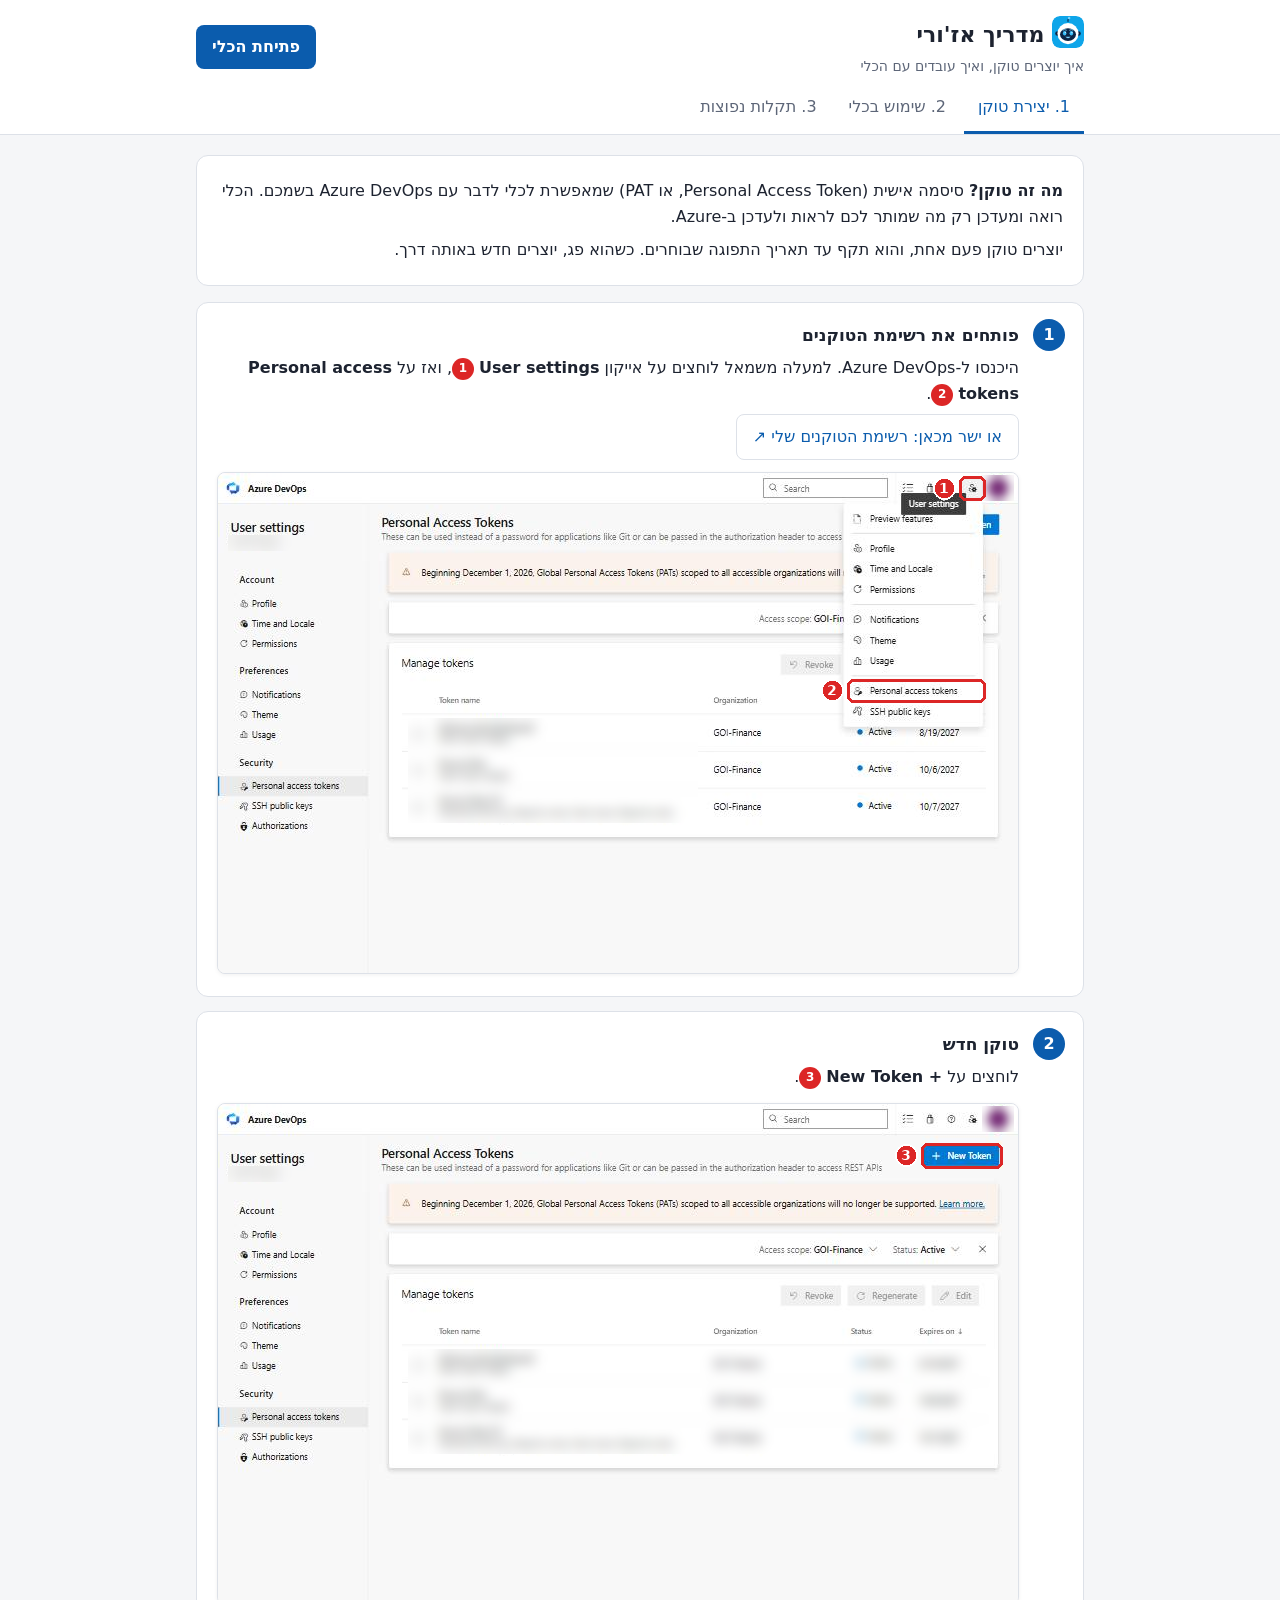
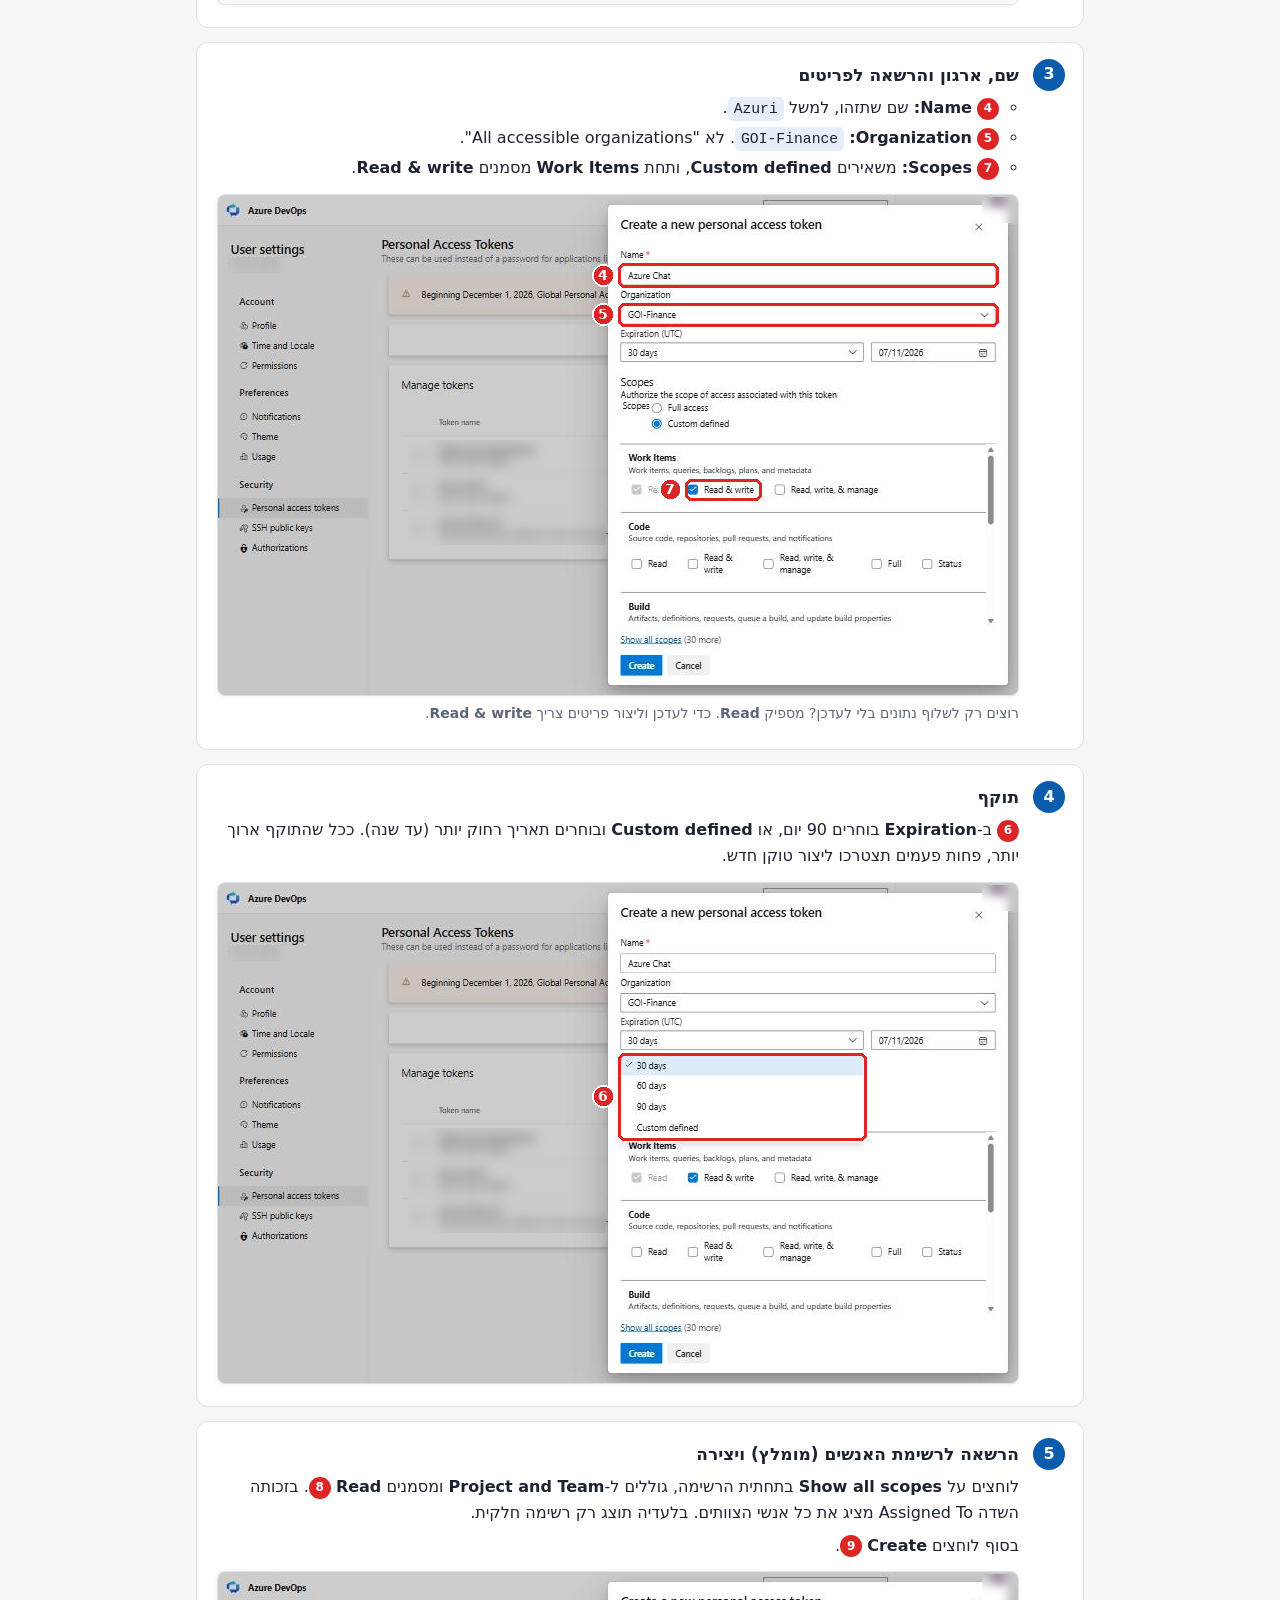
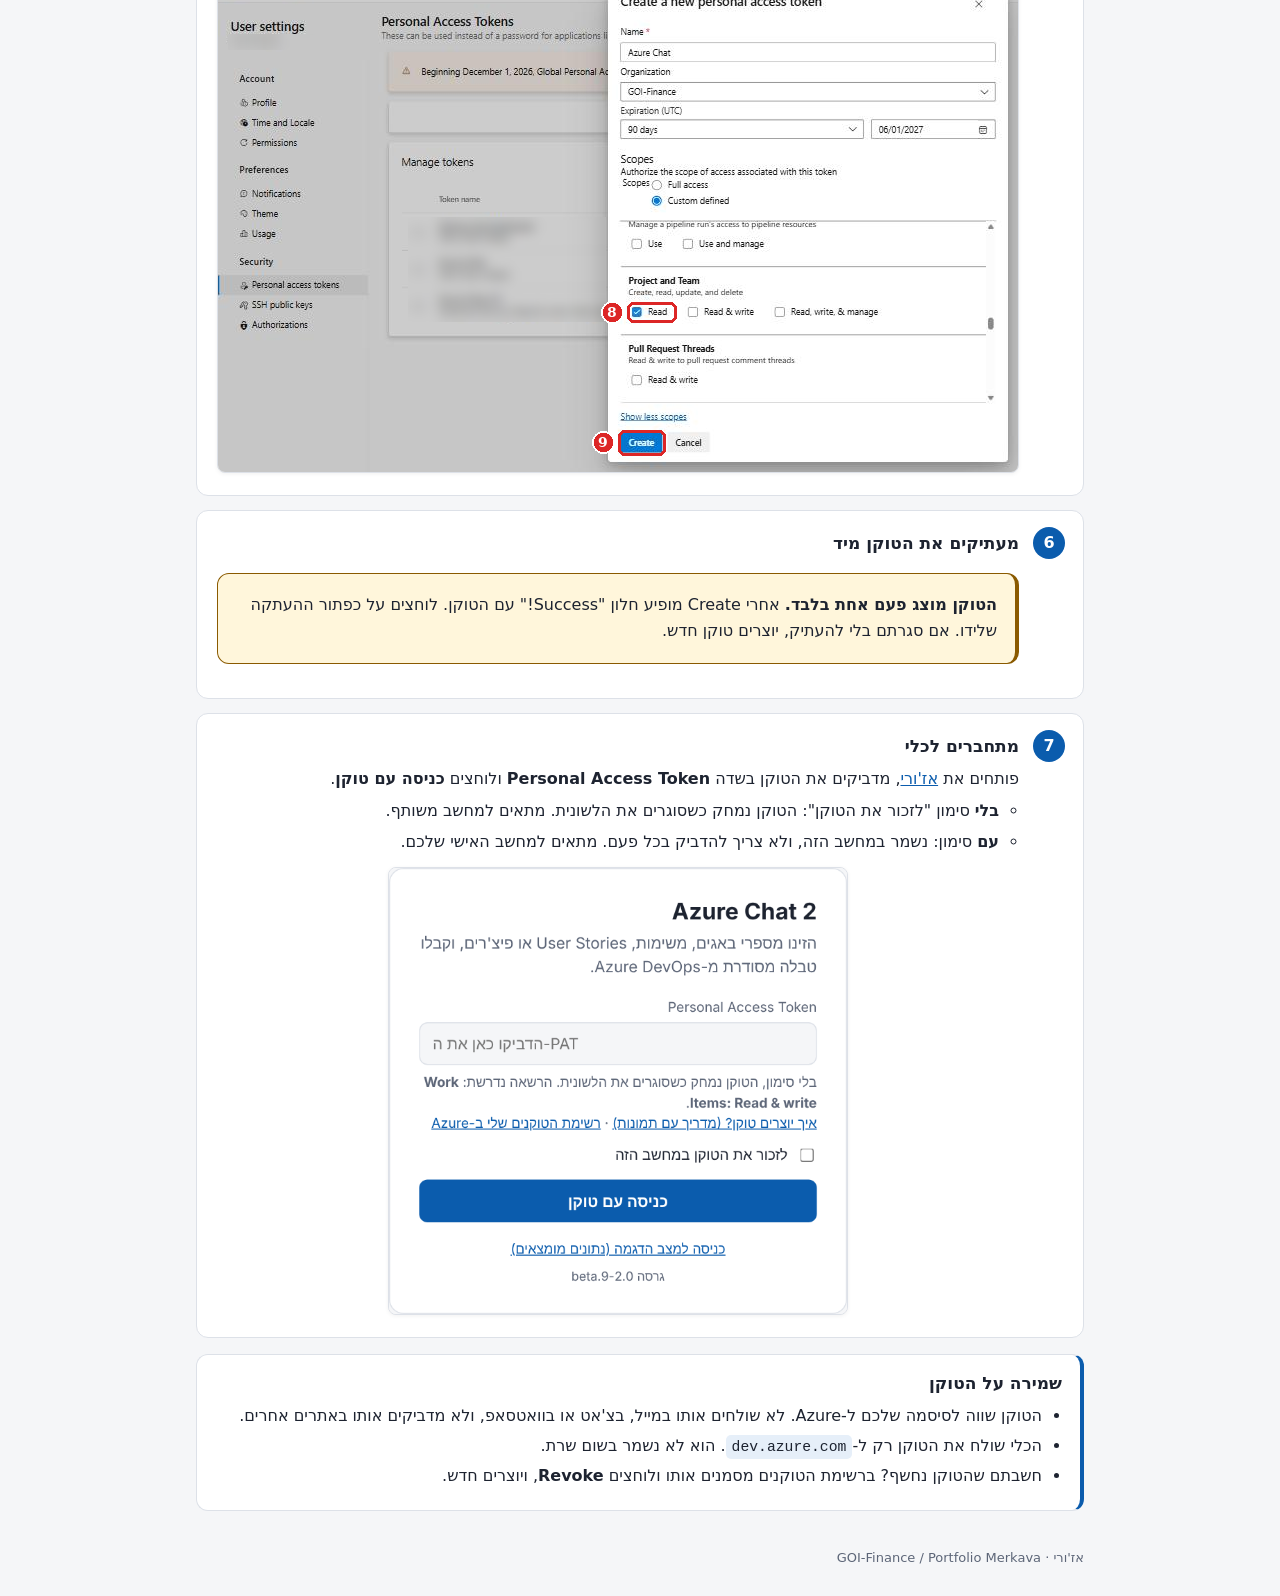
<file: v/2.2.1/help.html>
<!doctype html>
<html lang="he" dir="rtl">
<head>
<meta charset="utf-8">
<meta name="viewport" content="width=device-width, initial-scale=1">
<title>מדריך אז'ורי</title>
<link rel="icon" href="img/azuri-face.svg" type="image/svg+xml">
<link rel="stylesheet" href="help/help.css">
</head>
<body>
<header class="top">
  <div class="inner">
    <div>
      <h1><img src="img/azuri-face.svg" alt="" width="32" height="32" style="vertical-align:-6px;border-radius:8px"> מדריך אז'ורי</h1>
      <p class="sub">איך יוצרים טוקן, ואיך עובדים עם הכלי</p>
    </div>
    <a class="btn" href="./">פתיחת הכלי</a>
  </div>
  <nav class="tabs inner" role="tablist">
    <a href="#token" role="tab" id="tab-token">1. יצירת טוקן</a>
    <a href="#usage" role="tab" id="tab-usage">2. שימוש בכלי</a>
    <a href="#problems" role="tab" id="tab-problems">3. תקלות נפוצות</a>
  </nav>
</header>

<main class="inner">

<!-- ======================= TOKEN ======================= -->
<section id="p-token" class="pane" role="tabpanel" aria-labelledby="tab-token">
  <div class="lead">
    <p><b>מה זה טוקן?</b> סיסמה אישית (Personal Access Token, או PAT) שמאפשרת לכלי לדבר עם Azure DevOps בשמכם. הכלי רואה ומעדכן רק מה שמותר לכם לראות ולעדכן ב-Azure.</p>
    <p>יוצרים טוקן פעם אחת, והוא תקף עד תאריך התפוגה שבוחרים. כשהוא פג, יוצרים חדש באותה דרך.</p>
  </div>

  <ol class="steps">
    <li>
      <h3>פותחים את רשימת הטוקנים</h3>
      <p>היכנסו ל-Azure DevOps. למעלה משמאל לוחצים על אייקון <b>User settings</b> <span class="n">1</span>, ואז על <b>Personal access tokens</b> <span class="n">2</span>.</p>
      <p><a class="btn ghost" href="https://dev.azure.com/GOI-Finance/_usersSettings/tokens" target="_blank" rel="noopener">או ישר מכאן: רשימת הטוקנים שלי ↗</a></p>
      <figure><a href="help/img/token-1-menu.png" target="_blank"><img src="help/img/token-1-menu.png" alt="תפריט User settings ב-Azure DevOps, עם Personal access tokens מסומן" loading="lazy" width="800" height="500"></a></figure>
    </li>
    <li>
      <h3>טוקן חדש</h3>
      <p>לוחצים על <b>+ New Token</b> <span class="n">3</span>.</p>
      <figure><a href="help/img/token-2-new.png" target="_blank"><img src="help/img/token-2-new.png" alt="מסך Personal Access Tokens עם הכפתור New Token מסומן" loading="lazy" width="800" height="500"></a></figure>
    </li>
    <li>
      <h3>שם, ארגון והרשאה לפריטים</h3>
      <ul>
        <li><span class="n">4</span> <b>Name:</b> שם שתזהו, למשל <code>Azuri</code>.</li>
        <li><span class="n">5</span> <b>Organization:</b> <code>GOI-Finance</code>. לא "All accessible organizations".</li>
        <li><span class="n">7</span> <b>Scopes:</b> משאירים <b>Custom defined</b>, ותחת <b>Work Items</b> מסמנים <b>Read &amp; write</b>.</li>
      </ul>
      <figure><a href="help/img/token-3-form.png" target="_blank"><img src="help/img/token-3-form.png" alt="טופס יצירת טוקן: שם, ארגון GOI-Finance והרשאת Work Items Read and write מסומנים" loading="lazy" width="800" height="500"></a></figure>
      <p class="note">רוצים רק לשלוף נתונים בלי לעדכן? מספיק <b>Read</b>. כדי לעדכן וליצור פריטים צריך <b>Read &amp; write</b>.</p>
    </li>
    <li>
      <h3>תוקף</h3>
      <p><span class="n">6</span> ב-<b>Expiration</b> בוחרים 90 יום, או <b>Custom defined</b> ובוחרים תאריך רחוק יותר (עד שנה). ככל שהתוקף ארוך יותר, פחות פעמים תצטרכו ליצור טוקן חדש.</p>
      <figure><a href="help/img/token-4-expiry.png" target="_blank"><img src="help/img/token-4-expiry.png" alt="רשימת אפשרויות התוקף: 30, 60, 90 יום או Custom defined" loading="lazy" width="800" height="500"></a></figure>
    </li>
    <li>
      <h3>הרשאה לרשימת האנשים (מומלץ) ויצירה</h3>
      <p>לוחצים על <b>Show all scopes</b> בתחתית הרשימה, גוללים ל-<b>Project and Team</b> ומסמנים <b>Read</b> <span class="n">8</span>. בזכותה השדה Assigned To מציג את כל אנשי הצוותים. בלעדיה תוצג רק רשימה חלקית.</p>
      <p>בסוף לוחצים <b>Create</b> <span class="n">9</span>.</p>
      <figure><a href="help/img/token-5-scopes.png" target="_blank"><img src="help/img/token-5-scopes.png" alt="Project and Team עם Read מסומן, והכפתור Create" loading="lazy" width="800" height="500"></a></figure>
    </li>
    <li>
      <h3>מעתיקים את הטוקן מיד</h3>
      <div class="callout warn">
        <p><b>הטוקן מוצג פעם אחת בלבד.</b> אחרי Create מופיע חלון "Success!" עם הטוקן. לוחצים על כפתור ההעתקה שלידו. אם סגרתם בלי להעתיק, יוצרים טוקן חדש.</p>
      </div>
    </li>
    <li>
      <h3>מתחברים לכלי</h3>
      <p>פותחים את <a href="./">אז'ורי</a>, מדביקים את הטוקן בשדה <b>Personal Access Token</b> ולוחצים <b>כניסה עם טוקן</b>.</p>
      <ul>
        <li><b>בלי</b> סימון "לזכור את הטוקן": הטוקן נמחק כשסוגרים את הלשונית. מתאים למחשב משותף.</li>
        <li><b>עם</b> סימון: נשמר במחשב הזה, ולא צריך להדביק בכל פעם. מתאים למחשב האישי שלכם.</li>
      </ul>
      <figure><a href="help/img/app-1-login.png" target="_blank"><img class="narrow" src="help/img/app-1-login.png" alt="מסך הכניסה של אז'ורי" loading="lazy"></a></figure>
    </li>
  </ol>

  <div class="callout">
    <h3>שמירה על הטוקן</h3>
    <ul>
      <li>הטוקן שווה לסיסמה שלכם ל-Azure. לא שולחים אותו במייל, בצ'אט או בוואטסאפ, ולא מדביקים אותו באתרים אחרים.</li>
      <li>הכלי שולח את הטוקן רק ל-<code>dev.azure.com</code>. הוא לא נשמר בשום שרת.</li>
      <li>חשבתם שהטוקן נחשף? ברשימת הטוקנים מסמנים אותו ולוחצים <b>Revoke</b>, ויוצרים חדש.</li>
    </ul>
  </div>
</section>

<!-- ======================= USAGE ======================= -->
<section id="p-usage" class="pane" role="tabpanel" aria-labelledby="tab-usage">

  <div class="block">
    <h2>שליפת פריטים לטבלה</h2>
    <p>כותבים בשורת הצ'אט מספר אחד או כמה מספרים, ומקבלים טבלה מסודרת עם השדות, ה-Description והתמונות.</p>
    <table class="cmds">
      <tr><td><code>110047</code></td><td>פריט אחד</td></tr>
      <tr><td><code>110047 112074 112075</code></td><td>כמה פריטים, כל סוג (באג, US, פיצ'ר...)</td></tr>
      <tr><td><code>110047 רק Title ו-State</code></td><td>רק העמודות שביקשתם</td></tr>
      <tr><td><code>110047 הוסף Tags</code></td><td>עמודה נוספת על הרגיל</td></tr>
      <tr><td><code>110047 בלי Description</code></td><td>בלי עמודה מסוימת</td></tr>
    </table>
    <figure><a href="help/img/app-2-table.png" target="_blank"><img src="help/img/app-2-table.png" alt="טבלת תוצאות עם שני פריטים, תמונות וכפתורי העתקה והורדה ל-Excel" loading="lazy" width="1200" height="720"></a></figure>
    <ul>
      <li><b>הורדה ל-Excel</b> ו<b>העתקת טבלה</b> (כולל תמונות) נמצאים מעל כל טבלה. אחרי העתקה אפשר להדביק ב-Word, Outlook או Excel.</li>
      <li><b>הגדרות ← הגדרת עמודות בדוח</b> (למעלה): בחירת העמודות שמוצגות כברירת מחדל.</li>
      <li>לחיצה על תמונה מגדילה אותה.</li>
    </ul>
  </div>

  <div class="block">
    <h2>חיפוש לפי מילים</h2>
    <p>לא זוכרים מספר? כותבים מילים מהכותרת או מהתיאור, ומקבלים רשימה של פריטים מתאימים.</p>
    <ul>
      <li>מסמנים פריט אחד, כמה, או <b>בחירת הכל</b>, ולוחצים <b>הצג בטבלה</b>. לפריט בודד יש גם כפתור <b>הצג</b> בשורה שלו.</li>
      <li>כברירת מחדל מוצגים פריטים פתוחים בלבד. הכפתור <b>כולל סגורים</b> מחפש שוב גם בסגורים.</li>
      <li>בכותרת מחפשים גם חלק ממילה. בתיאור מחפשים מילים שלמות.</li>
      <li>אם בטקסט יש מספרים (למשל גרסה), מתחילים ב-<code>חפש:</code>, אחרת הכלי יחשוב שאלה מספרי פריטים.</li>
    </ul>
    <table class="cmds">
      <tr><td><code>ייצוא לאקסל</code></td><td>חיפוש פריטים פתוחים</td></tr>
      <tr><td><code>חפש: גרסה 2026</code></td><td>חיפוש כשיש מספרים בטקסט</td></tr>
    </table>
  </div>

  <div class="block">
    <h2>עדכון פריט מהטבלה</h2>
    <p>לוחצים על תא בטבלה או על ✎ ליד המספר. נפתח חלון עריכה בצד:</p>
    <ul>
      <li>משנים את הערך, או מוסיפים עוד שדות מ-<b>+ הוספת שדה</b>.</li>
      <li>אפשר להוסיף <b>תגובה לדיון</b>, והיא תיכנס ל-Discussion של הפריט.</li>
      <li>בתחתית מוצג מה ישתנה (לפני ← אחרי). רק לחיצה על <b>שמירה ב-Azure</b> שומרת.</li>
    </ul>
    <figure><a href="help/img/app-3-edit.png" target="_blank"><img src="help/img/app-3-edit.png" alt="חלון עריכה עם שינוי State, שדה Iteration ותגובה לדיון" loading="lazy" width="1200" height="720"></a></figure>
    <div class="callout">
      <p><b>בדיקות לפני שמירה:</b> שדות חובה (של Azure ושל הצוות) ותבנית ה-Description של Feature נבדקים בכל שמירה. אם מישהו אחר עדכן את הפריט בינתיים, השמירה נעצרת ולא דורסת את השינוי שלו.</p>
    </div>
  </div>

  <div class="block">
    <h2>בחירת אנשים, Area ו-Iteration</h2>
    <ul>
      <li><b>Assigned To:</b> רשימה עם חיפוש. מקלידים חלק מהשם ובוחרים. "אני" תמיד ראשון.</li>
      <li><b>Area ו-Iteration:</b> עץ נפתח עם חיפוש. ב-Iteration מוצגים תאריכי הספרינט ותג <b>נוכחי</b>.</li>
    </ul>
    <figure><a href="help/img/app-5-tree.png" target="_blank"><img src="help/img/app-5-tree.png" alt="עץ Iteration פתוח עם תאריכים ותג נוכחי" loading="lazy" width="1200" height="720"></a></figure>
  </div>

  <div class="block">
    <h2>עדכון מהיר בצ'אט</h2>
    <p>אפשר לעדכן גם בכתיבה. הכלי מציג קודם תצוגה מקדימה, ושומר רק אחרי אישור.</p>
    <table class="cmds">
      <tr><td><code>112074 State Resolved</code></td><td>שינוי סטטוס</td></tr>
      <tr><td><code>110047 112074 Iteration 4.2</code></td><td>אותו שינוי לכמה פריטים</td></tr>
      <tr><td><code>112074 שייך לאני</code></td><td>שיוך אליכם</td></tr>
      <tr><td><code>112074 Priority=2; Tags +SAP</code></td><td>כמה שדות, הוספת תגית</td></tr>
      <tr><td><code>112074 תגובה: טקסט</code></td><td>תגובה לדיון</td></tr>
    </table>
    <figure><a href="help/img/app-6-chatedit.png" target="_blank"><img src="help/img/app-6-chatedit.png" alt="תצוגה מקדימה של עדכון מהצ'אט לפני שמירה" loading="lazy" width="1200" height="720"></a></figure>
  </div>

  <div class="block">
    <h2>יצירת פריט חדש</h2>
    <p>שלוש דרכים: הכפתור <b>+ פריט חדש</b> למעלה, <b>+ תת-פריט</b> בחלון העריכה של פריט קיים, או פקודה בצ'אט.</p>
    <ul>
      <li>בוחרים סוג: Epic, Feature, User Story, Task או Bug.</li>
      <li><b>מתחילים מפריט האב (חובה).</b> מקלידים את המספר, ושם האב מוצג מיד. לא זוכרים מספר? מקלידים מילים מהכותרת או מהתיאור ובוחרים מהרשימה (מוצגים רק פריטים פתוחים מהסוגים שיכולים להיות אב). ה-Area וה-Iteration נלקחים ממנו. אם עוד לא בחרתם סוג, הכלי מציע את הסוג הרגיל מתחת לאב (מתחת ל-Epic: Feature, מתחת ל-Feature: User Story).</li>
      <li>הכפתור בתחתית אומר בדיוק מה ייווצר, למשל <b>יצירת Bug ב-Azure</b>. בדקו אותו לפני הלחיצה.</li>
      <li>Feature חדש נפתח עם תבנית ה-Description של הצוות. כותרות החובה בתבנית חייבות תוכן.</li>
    </ul>
    <figure><a href="help/img/app-4-new.png" target="_blank"><img src="help/img/app-4-new.png" alt="טופס פריט חדש מסוג User Story עם פריט אב" loading="lazy" width="1200" height="720"></a></figure>
    <p><b>Epic:</b> הטופס שואל "האם יש Epic אב?". <b>כן</b>: חובה להזין את מספר ה-Epic האב. <b>לא</b>: נוצר בלי אב.</p>
    <figure><a href="help/img/app-7-epic.png" target="_blank"><img src="help/img/app-7-epic.png" alt="טופס Epic חדש עם השאלה האם יש Epic אב" loading="lazy" width="1200" height="720"></a></figure>
    <table class="cmds">
      <tr><td><code>חדש Task תחת 110047: כותרת</code></td><td>Task תחת פריט קיים</td></tr>
      <tr><td><code>צור באג תחת 110047: כותרת</code></td><td>באג</td></tr>
      <tr><td><code>חדש Feature תחת 900001: כותרת; Leading Squad Meteor</code></td><td>עם שדות נוספים</td></tr>
    </table>
    <p class="note">פקודה בצ'אט רק פותחת טופס ממולא. הפריט נוצר רק אחרי לחיצה על <b>יצירת [סוג] ב-Azure</b>.</p>
  </div>

  <div class="block">
    <h2>הגדרות לפתיחת פריט חדש</h2>
    <p>ב<b>הגדרות ← הגדרות לפתיחת פריט חדש</b> מגדירים אילו שדות חובה לכל סוג, ואת תבנית ה-Description של Feature (כותרות, חובה או לא, תוכן התחלתי). השמירה משפיעה על כל הצוות תוך כדקה, ודורשת הרשאת עריכה ב-GitHub. בדרך כלל רק מנהל הכלי משנה אותן.</p>
  </div>

  <div class="block">
    <h2>מצב הדגמה</h2>
    <p>במסך הכניסה, <b>כניסה למצב הדגמה</b> פותחת את הכלי עם נתונים מומצאים, בלי טוקן. טוב לתרגול: שום דבר לא נשמר ב-Azure.</p>
  </div>
</section>

<!-- ======================= PROBLEMS ======================= -->
<section id="p-problems" class="pane" role="tabpanel" aria-labelledby="tab-problems">
  <div class="faq">
    <details open>
      <summary>"Azure DevOps דחה את הטוקן" [קוד N2]</summary>
      <p>הטוקן פג תוקף, בוטל, או לא נוצר לארגון GOI-Finance. צרו טוקן חדש לפי <a href="#token">השלבים</a> והתחברו איתו.</p>
    </details>
    <details>
      <summary>"Azure DevOps דחה את השמירה" [קוד W1]</summary>
      <p>שליפה עובדת אבל שמירה או יצירה לא: לטוקן יש רק הרשאת <b>Read</b>. צרו טוקן חדש עם <b>Work Items: Read &amp; write</b> (שלב 3 ב<a href="#token">יצירת טוקן</a>), התנתקו והתחברו איתו.</p>
    </details>
    <details>
      <summary>"הטוקן לא תקין, פג תוקפו, או שאין לו הרשאה"</summary>
      <p>בדקו ברשימת הטוקנים שהטוקן מסומן Active, שהארגון הוא GOI-Finance, ושיש לו Work Items. לעדכון וליצירה צריך Read &amp; write.</p>
    </details>
    <details>
      <summary>"הטוקן מכיל תווים שאינם באנגלית"</summary>
      <p>כנראה המקלדת הייתה בעברית, או שנכנס תו נוסף בהעתקה. העתיקו שוב את הטוקן והדביקו (Ctrl+V), בלי להקליד.</p>
    </details>
    <details>
      <summary>"הדפדפן לא מצליח להגיע ל-dev.azure.com" [קוד N0]</summary>
      <p>אין חיבור ל-Azure מהמחשב. בדקו חיבור רשת או VPN, ונסו לפתוח את dev.azure.com בלשונית רגילה.</p>
    </details>
    <details>
      <summary>"הדפדפן חוסם בקשות מהאתר הזה ל-Azure" [קוד N1]</summary>
      <p>תוסף בדפדפן או פרוקסי ארגוני חוסם. נסו בחלון InPrivate / Incognito או בדפדפן אחר. אם זה לא עוזר, פנו לתמיכה.</p>
    </details>
    <details>
      <summary>ב-Assigned To מופיעים רק חלק מהאנשים</summary>
      <p>לטוקן אין הרשאת <b>Project and Team: Read</b>, ולכן מוצגים רק מי שעבדו בפרויקט ב-90 הימים האחרונים. צרו טוקן חדש עם ההרשאה (שלב 5).</p>
    </details>
    <details>
      <summary>"אין לכם הרשאה לפריטים האלה"</summary>
      <p>ההרשאות ב-Azure עצמו לא מאפשרות לכם לראות או לעדכן את הפריט. הכלי לא עוקף הרשאות. פנו למנהל הפרויקט ב-Azure.</p>
    </details>
    <details>
      <summary>"מישהו אחר עדכן את הפריט"</summary>
      <p>מישהו שמר שינוי בזמן שעבדתם. פתחו שוב את הפריט (הערכים יתעדכנו) ובצעו את השינוי מחדש.</p>
    </details>
    <details>
      <summary>שמירה לא מתאפשרת: "יש למלא שדות חובה"</summary>
      <p>בתחתית חלון העריכה מפורט מה חסר: שדות חובה, כותרות חובה בתבנית, פריט אב, או התשובה לשאלה על Epic אב.</p>
    </details>
  </div>
  <p class="note">לא מצאתם? צלמו את המסך עם הודעת השגיאה (כולל מספר הגרסה בתחתית מסך הכניסה) ושלחו למנהל הכלי.</p>
</section>

</main>
<footer class="inner foot">אז'ורי · GOI-Finance / Portfolio Merkava</footer>
<script src="help/help.js"></script>
</body>
</html>
</file>
<file: css/app.css>
:root{
  --bg:#f5f6f8; --panel:#ffffff; --ink:#1d2330; --muted:#5d6678; --line:#dde1e8;
  --accent:#0b5cad; --accent-ink:#ffffff; --accent-soft:#e6eff9;
  --user:#0b5cad; --user-ink:#ffffff; --bad:#b42318; --bad-soft:#fdecea; --warn-soft:#fff6db;
  --row:#fafbfc; --radius:10px;
  font-family:"Segoe UI",system-ui,-apple-system,Arial,sans-serif;
}
@media (prefers-color-scheme: dark){
  :root{--bg:#14171d;--panel:#1c2028;--ink:#e7eaf0;--muted:#9aa3b5;--line:#2e3440;--accent:#5ea0e8;--accent-ink:#0d1520;--accent-soft:#1f2c3d;--user:#2d5f96;--user-ink:#fff;--bad:#ff8a80;--bad-soft:#3a1f1f;--warn-soft:#3a3220;--row:#20252e}
}
*{box-sizing:border-box}
html,body{margin:0;height:100%;background:var(--bg);color:var(--ink);font-size:15px}
button{font:inherit;cursor:pointer}
input,textarea{font:inherit;color:inherit}
.hidden{display:none!important}

/* Login */
#login{min-height:100%;display:flex;align-items:center;justify-content:center;padding:24px 16px}
.card{background:var(--panel);border:1px solid var(--line);border-radius:14px;padding:28px;max-width:440px;width:100%}
.card h1{font-size:22px;margin:0 0 6px}
.card p{color:var(--muted);margin:0 0 20px;line-height:1.5}
.btn{border:0;border-radius:8px;padding:11px 16px;background:var(--accent);color:var(--accent-ink);font-weight:600}
.btn:disabled{opacity:.6;cursor:default}
.btn.ghost{background:transparent;color:var(--accent);border:1px solid var(--line);font-weight:500}
.btn.block{width:100%}
.ms{display:flex;align-items:center;justify-content:center;gap:10px}
.ms svg{width:18px;height:18px}
.sep{display:flex;align-items:center;gap:10px;color:var(--muted);font-size:13px;margin:18px 0}
.sep::before,.sep::after{content:"";flex:1;height:1px;background:var(--line)}
label{display:block;font-size:13px;color:var(--muted);margin-bottom:6px}
.field{width:100%;padding:10px 12px;border:1px solid var(--line);border-radius:8px;background:var(--bg);direction:ltr;text-align:left}
.small{font-size:13px;color:var(--muted);line-height:1.5}
.small a{color:var(--accent)}
.err{background:var(--bad-soft);color:var(--bad);border-radius:8px;padding:10px 12px;font-size:14px;margin-top:14px}
.remember{display:flex;align-items:center;gap:8px;font-size:14px;color:var(--ink);margin:0 0 14px;cursor:pointer}
.demo-link{display:block;text-align:center;margin-top:18px;font-size:13px;color:var(--muted)}
.demo-link button{background:none;border:0;color:var(--accent);text-decoration:underline;padding:0}

/* App */
#app{height:100%;display:flex;flex-direction:column}
header{display:flex;align-items:center;gap:12px;padding:12px 16px;background:var(--panel);border-bottom:1px solid var(--line)}
header h2{font-size:17px;margin:0;flex:1}
header .who{font-size:13px;color:var(--muted)}
header .btn{padding:7px 12px;font-size:13px}
.banner{background:var(--warn-soft);text-align:center;font-size:13px;padding:6px 16px}
#chat{flex:1;overflow-y:auto;padding:20px 16px}
.wrap{max-width:1200px;margin:0 auto;display:flex;flex-direction:column;gap:14px}
.msg{max-width:100%}
.msg.user{align-self:flex-start;background:var(--user);color:var(--user-ink);padding:9px 14px;border-radius:14px 14px 14px 4px;max-width:80%;white-space:pre-wrap}
.msg.bot{align-self:stretch;background:var(--panel);border:1px solid var(--line);border-radius:var(--radius);padding:14px}
.msg.bot.error{background:var(--bad-soft);color:var(--bad);border-color:transparent}
.meta{font-size:13px;color:var(--muted);margin-bottom:10px;display:flex;flex-wrap:wrap;gap:8px;align-items:center}
.meta .sp{flex:1}
.actions{display:flex;gap:8px}
.actions .btn{padding:6px 12px;font-size:13px}
.tbl{position:relative;overflow-x:auto;border:1px solid var(--line);border-radius:8px}
table{border-collapse:collapse;width:100%;font-size:14px}
th,td{padding:8px 10px;border-bottom:1px solid var(--line);text-align:right;vertical-align:top}
th{background:var(--accent-soft);font-weight:600;position:sticky;top:0}
tr:nth-child(even) td{background:var(--row)}
td.long{white-space:pre-wrap;min-width:280px;max-width:640px;line-height:1.5}
td.na{color:var(--muted)}
td.att{white-space:pre-wrap;min-width:180px;max-width:260px;line-height:1.5}
td a{color:var(--accent);text-decoration:none;font-weight:600}
td.missing{color:var(--bad)}
.notes{font-size:13px;color:var(--muted);margin-top:10px;line-height:1.6}
.help h3{margin:0 0 8px;font-size:15px}
.help code{background:var(--accent-soft);padding:1px 6px;border-radius:4px;direction:ltr;unicode-bidi:embed}
.help ul{margin:6px 0 0;padding-inline-start:20px;line-height:1.8}
.typing{color:var(--muted);font-size:14px}
footer{background:var(--panel);border-top:1px solid var(--line);padding:12px 16px}
.composer{max-width:1200px;margin:0 auto;display:flex;gap:10px;align-items:flex-end}
.composer textarea{flex:1;resize:none;border:1px solid var(--line);border-radius:10px;padding:10px 12px;background:var(--bg);min-height:44px;max-height:160px}
.chips{max-width:1200px;margin:0 auto 8px;display:flex;gap:6px;flex-wrap:wrap}
.chip{border:1px solid var(--line);background:var(--bg);color:var(--muted);border-radius:999px;padding:4px 10px;font-size:12px}
/* Settings */
.overlay{position:fixed;inset:0;background:rgba(10,14,22,.45);display:flex;align-items:center;justify-content:center;padding:16px;z-index:10}
.dialog{background:var(--panel);border:1px solid var(--line);border-radius:14px;width:100%;max-width:520px;max-height:90vh;display:flex;flex-direction:column}
.dialog h3{margin:0;font-size:17px}
.dlg-head{padding:16px 18px 6px}
.dlg-head p{margin:6px 0 0;font-size:13px;color:var(--muted);line-height:1.5}
.dlg-body{padding:8px 18px;overflow-y:auto}
.dlg-foot{padding:12px 18px 16px;display:flex;gap:8px;border-top:1px solid var(--line)}
.dlg-foot .sp{flex:1}
.colrow{display:flex;align-items:center;gap:8px;padding:7px 10px;border:1px solid var(--line);border-radius:8px;margin-bottom:6px;background:var(--bg)}
.colrow .nm{flex:1;font-size:14px}
.colrow .nm small{color:var(--muted)}
.ib{border:1px solid var(--line);background:var(--panel);color:var(--ink);border-radius:6px;width:30px;height:28px;padding:0;font-size:14px}
.ib:disabled{opacity:.35;cursor:default}
.ib.del{color:var(--bad)}
.addrow{display:flex;gap:8px;margin:12px 0 4px}
.addrow select,.addrow input{flex:1;padding:8px 10px;border:1px solid var(--line);border-radius:8px;background:var(--bg);min-width:0}
.addrow .btn{padding:8px 12px;font-size:13px}
.ver{font-size:12px;color:var(--muted);text-align:center;margin-top:10px}
.imgref{display:block;margin:6px 0;position:relative}
.imgref .ph{color:var(--muted);font-size:13px}
.imgref.failed .ph{color:var(--bad)}
.imgref .sr{position:absolute;width:1px;height:1px;overflow:hidden;clip:rect(0 0 0 0)}
.thumb{display:block;max-width:min(240px,100%);max-height:170px;border:1px solid var(--line);border-radius:6px;cursor:zoom-in;background:#fff}
.lb{margin:0;max-width:95vw;max-height:92vh;display:flex;flex-direction:column;align-items:center;gap:8px;cursor:zoom-out}
.lb img{max-width:95vw;max-height:85vh;border-radius:8px;background:#fff}
.lb figcaption{color:#fff;font-size:14px}
.toast{position:fixed;bottom:90px;left:50%;transform:translateX(-50%);background:var(--ink);color:var(--panel);padding:8px 14px;border-radius:8px;font-size:14px;opacity:0;transition:opacity .2s;pointer-events:none}
.toast.show{opacity:1}
@media (max-width:600px){header .who{display:none} td.long{min-width:240px}}

/* ---------- Team settings ---------- */
.tpanel{position:fixed;inset:0;background:var(--bg);z-index:20;display:flex;flex-direction:column}
.tp-head{display:flex;align-items:center;gap:10px;flex-wrap:wrap;padding:12px 16px;background:var(--panel);border-bottom:1px solid var(--line)}
.tp-head h2{margin:0;font-size:17px}
.tp-head .btn{padding:7px 12px;font-size:13px}
.tp-status{font-size:13px;color:var(--muted)}
.tp-status.dirty{color:var(--bad)}
.tp-confirm{display:flex;align-items:center;gap:10px;flex-wrap:wrap;padding:10px 16px;background:var(--warn-soft);font-size:14px}
.tp-confirm .btn{padding:6px 12px;font-size:13px}
.tabs{display:flex;gap:4px;padding:8px 16px 0;background:var(--panel);border-bottom:1px solid var(--line);overflow-x:auto}
.tabs button{border:0;background:none;padding:9px 14px;color:var(--muted);border-bottom:3px solid transparent;font-weight:600;white-space:nowrap}
.tabs button.on{color:var(--accent);border-bottom-color:var(--accent)}
.tp-types{display:flex;align-items:center;gap:10px;flex-wrap:wrap;padding:10px 16px}
.segs{display:flex;gap:6px;flex-wrap:wrap}
.seg{border:1px solid var(--line);background:var(--panel);color:var(--ink);border-radius:999px;padding:5px 12px;font-size:13px}
.seg.on{background:var(--accent);border-color:var(--accent);color:var(--accent-ink)}
.tp-body{flex:1;overflow-y:auto;padding:4px 16px 24px;max-width:1200px;width:100%;margin:0 auto}
.tbar{display:flex;align-items:center;gap:10px;flex-wrap:wrap;margin:10px 0}
.tbar input[type=search]{padding:8px 10px;border:1px solid var(--line);border-radius:8px;background:var(--panel);min-width:220px}
.chk{display:inline-flex;align-items:center;gap:6px;font-size:14px;cursor:pointer}
.muted{color:var(--muted);font-size:13px}
.pad{padding:16px}
.sp{flex:1}
.fgroup{background:var(--panel);border:1px solid var(--line);border-radius:10px;margin:10px 0}
.fgroup summary{padding:10px 14px;font-weight:600;cursor:pointer}
.ftable,.ttable{border-collapse:collapse;width:100%;font-size:14px}
.ftable th,.ftable td,.ttable th,.ttable td{padding:7px 10px;border-top:1px solid var(--line);text-align:right;vertical-align:middle}
.ftable th,.ttable th{background:var(--accent-soft);font-weight:600}
.ftable td.ref{color:var(--muted)}
.ftable td.ref small{display:block;font-size:11px;opacity:.8}
.ftable input[type=checkbox],.ttable input[type=checkbox]{width:18px;height:18px}
.lock{font-size:11px;color:var(--muted);margin-inline-start:6px}
.ttable{background:var(--panel);border:1px solid var(--line);border-radius:10px}
.ttable td.ord{white-space:nowrap}
.ttable td.c{text-align:center}
.ttable .hin{width:100%;min-width:220px;padding:7px 9px;border:1px solid var(--line);border-radius:6px;background:var(--bg)}
.ttable .rich{min-height:34px;min-width:200px;padding:6px 9px;border:1px solid var(--line);border-radius:6px;background:var(--bg);line-height:1.5}
.alias{font-size:11px;color:var(--muted);margin-top:3px}
.pvwrap{margin-top:14px;border:1px solid var(--line);border-radius:10px;background:var(--panel)}
.pvhead{padding:8px 12px;font-size:13px;color:var(--muted);border-bottom:1px solid var(--line)}
.pv{padding:12px 14px;line-height:1.6;background:#fff;color:#1d2330;border-radius:0 0 10px 10px}
.reqmark{font-size:11px;font-weight:600;color:#fff;background:#b42318;border-radius:4px;padding:1px 6px;margin-inline-start:6px;text-decoration:none;display:inline-block}
.ghbox{max-width:680px;background:var(--panel);border:1px solid var(--line);border-radius:10px;padding:16px 18px;margin-top:10px;line-height:1.6}
.ghbox .field{margin-bottom:8px}
.ghbox code{background:var(--accent-soft);padding:1px 6px;border-radius:4px}
@media (max-width:700px){.ttable thead{display:none}.ttable tr{display:grid;grid-template-columns:1fr auto;gap:6px;padding:8px;border-top:1px solid var(--line)}.ttable td{border:0;padding:2px}.ttable td.ord{grid-column:1/-1}}

/* ---------- Editing ---------- */
td.ed{cursor:pointer}
td.ed:hover{outline:2px solid var(--accent-soft);outline-offset:-2px;background:var(--accent-soft)}
td.idc{white-space:nowrap}
.rowedit{border:0;background:none;color:var(--accent);margin-inline-start:6px;padding:0 4px;font-size:14px;opacity:.65}
.rowedit:hover,.rowedit:focus{opacity:1}
.btn.sm{padding:5px 10px;font-size:12px}
.epanel{position:fixed;top:0;bottom:0;inset-inline-start:0;width:min(560px,100vw);background:var(--panel);border-inline-end:1px solid var(--line);box-shadow:0 0 0 100vmax rgba(10,14,22,.35);z-index:15;display:flex;flex-direction:column}
.ep-head{display:flex;align-items:flex-start;gap:8px;padding:14px 16px;border-bottom:1px solid var(--line)}
.ep-titles{flex:1;min-width:0}
.ep-titles h2{margin:0;font-size:17px}
.ep-titles .muted{white-space:nowrap;overflow:hidden;text-overflow:ellipsis}
.ep-body{flex:1;overflow-y:auto;padding:12px 16px;display:flex;flex-direction:column;gap:10px}
.ep-foot{display:flex;gap:8px;padding:12px 16px;border-top:1px solid var(--line)}
.eprow{border:1px solid var(--line);border-radius:10px;padding:10px;background:var(--bg)}
.eprow.needed{border-color:var(--bad);background:var(--bad-soft)}
.ephead{display:flex;align-items:center;gap:8px;margin-bottom:6px}
.ephead label{flex:1;font-weight:600;font-size:14px;color:var(--ink);margin:0}
.need{font-size:11px;font-weight:600;color:#fff;background:#b42318;border-radius:4px;padding:1px 6px;margin-inline-start:8px}
.editor select,.editor input,#epAdd,#epComment{width:100%;padding:8px 10px;border:1px solid var(--line);border-radius:8px;background:var(--panel);font:inherit;color:inherit}
#epComment{resize:vertical}
.eplabel{font-size:13px;color:var(--muted);margin:0}
.rtbar{display:flex;gap:4px;margin-bottom:6px;flex-wrap:wrap}
.rich.big{min-height:140px;max-height:420px;overflow:auto;padding:8px 10px;border:1px solid var(--line);border-radius:8px;background:#fff;color:#1d2330;line-height:1.55}
.rich.big img,.edimg{max-width:100%;height:auto}
.epcheck .bad,.ptable .bad{color:var(--bad)}
.epcheck .bad{background:var(--bad-soft);border-radius:8px;padding:8px 10px;margin-bottom:6px}
.diffs{border:1px solid var(--line);border-radius:8px;padding:8px 10px;background:var(--panel);display:flex;flex-direction:column;gap:4px;font-size:14px}
.before{color:var(--muted);text-decoration:line-through}
.after{color:var(--ink);font-weight:600}
.msg.bot.ok{background:var(--accent-soft);border-color:transparent;font-size:14px}
.ptable td.warn{color:#9a6700}
.ptable td.okc{color:#1a7f37;font-weight:600}
.fillbox{margin-top:10px;display:flex;flex-direction:column;gap:8px}
.fillnote{font-size:13px;color:var(--bad)}
.actions.pa{margin-top:10px}
@media (prefers-color-scheme: dark){.ptable td.okc{color:#5fd07a}.ptable td.warn{color:#e3b341}}

/* ---------- Creating ---------- */
#epCreateRow{display:flex;flex-direction:column;gap:8px}
#epCreateRow.hidden{display:none}
.parentrow{display:flex;flex-direction:column;gap:4px}
.parentrow input{width:100%;padding:8px 10px;border:1px solid var(--line);border-radius:8px;background:var(--panel);font:inherit;color:inherit;direction:rtl;unicode-bidi:plaintext;text-align:right}
#epParentInfo.bad{color:var(--bad)}
#epParentInfo.warn{color:#9a6700}
.msg.bot.ok .again{margin-inline-start:8px;vertical-align:middle}
@media (max-width:600px){header .btn{padding:6px 9px}}
@media (max-width:600px){
  header{flex-wrap:wrap;gap:8px;padding:10px 12px}
  header h2{flex-basis:100%;font-size:16px}
  header .btn{padding:6px 9px;font-size:12px}
}

/* ---------- Pickers ---------- */
.picker{position:relative}
.pk-input,.pk-btn{width:100%;padding:8px 10px;border:1px solid var(--line);border-radius:8px;background:var(--panel);font:inherit;color:inherit;text-align:right}
.pk-input.invalid{border-color:var(--bad)}
.pk-note{font-size:12px;color:var(--bad);margin-top:4px}
.pk-btn{display:flex;flex-direction:column;align-items:flex-start;gap:2px;cursor:pointer}
.pk-btn small{color:var(--muted);font-size:11px;max-width:100%;overflow:hidden;text-overflow:ellipsis;white-space:nowrap}
.pk-ph{color:var(--muted)}
.pk-panel{position:absolute;inset-inline:0;top:calc(100% + 4px);z-index:30;background:var(--panel);border:1px solid var(--line);border-radius:10px;box-shadow:0 8px 24px rgba(10,14,22,.18);max-height:320px;overflow:auto;padding:4px}
.pk-opt{padding:7px 10px;border-radius:6px;cursor:pointer;font-size:14px}
.pk-opt small{color:var(--muted);font-size:11px;margin-inline-start:6px}
.pk-opt.on,.pk-opt:hover{background:var(--accent-soft)}
.pk-empty,.pk-hint{padding:8px 10px;font-size:13px;color:var(--muted)}
.pk-hint{border-top:1px solid var(--line);margin-top:4px}
.pk-panel.tree{padding:6px}
.pk-search{width:100%;padding:7px 9px;border:1px solid var(--line);border-radius:6px;background:var(--bg);font:inherit;color:inherit;margin-bottom:4px}
.pk-tree ul{list-style:none;margin:0;padding:0}
.pk-node{display:flex;align-items:center;gap:2px;border-radius:6px}
.pk-node.sel{background:var(--accent-soft)}
.pk-tg{width:22px;height:26px;border:0;background:none;color:var(--muted);padding:0;flex:none;font-size:13px}
.pk-name{border:0;background:none;color:var(--ink);padding:5px 6px;text-align:right;flex:1;border-radius:6px;font-size:14px}
.pk-name:hover{background:var(--accent-soft)}
.pk-name small{color:var(--muted);font-size:11px;margin-inline-start:6px}
.pk-cur{font-size:11px;font-weight:600;color:#fff;background:var(--accent);border-radius:4px;padding:1px 6px;margin-inline-start:6px}
.pk-dates{unicode-bidi:isolate;display:inline-block}
.askparent{display:flex;align-items:center;gap:10px;flex-wrap:wrap;margin:6px 0 4px}
.askparent .eplabel{margin:0}
a.btn{text-decoration:none;display:inline-block}

/* Header: settings menu, colored buttons, logout icon */
.menuwrap{position:relative}
.menu{position:absolute;top:calc(100% + 6px);inset-inline-start:0;z-index:40;min-width:220px;background:var(--panel);border:1px solid var(--line);border-radius:10px;box-shadow:0 8px 24px rgba(0,0,0,.14);padding:6px;display:flex;flex-direction:column}
.menu button{background:none;border:0;text-align:start;padding:9px 12px;border-radius:7px;color:var(--ink);font-size:14px;white-space:nowrap}
.menu button:hover,.menu button:focus-visible{background:var(--accent-soft);outline:none}
header .btn.danger{background:#d92d20;color:#fff;border:1px solid #d92d20}
header .btn.danger:hover{background:#b42318}
header .btn.info{background:#e0f2fe;color:#075985;border:1px solid #7dd3fc;font-weight:600}
header .btn.info:hover{background:#bae6fd}
header .btn.iconbtn{display:inline-flex;align-items:center;justify-content:center;padding:6px 8px;background:transparent;border:1px solid #f4b4ae}
header .btn.danger-ic{color:#d92d20}
header .btn.danger-ic:hover{background:#fdecea}
header .btn.iconbtn svg{width:20px;height:20px}
@media (prefers-color-scheme: dark){
  header .btn.info{background:#0c4a6e;color:#e0f2fe;border-color:#0369a1}
  header .btn.danger-ic{color:#ff8a80;border-color:#7a2e28}
  header .btn.danger-ic:hover{background:#3a1f1f}
}
#epParentList{top:42px}
#epParentList .pk-opt b{margin-inline-end:6px}

/* Chosen parent card */
#epParentInfo.parentcard{display:block;margin-top:6px;padding:8px 12px;border:1px solid var(--accent);border-inline-start:4px solid var(--accent);border-radius:8px;background:var(--accent-soft);color:var(--ink);font-size:14px;line-height:1.5}
#epParentInfo.parentcard .pc-under{color:var(--muted);font-size:12px}
#epParentInfo.parentcard .pc-type{display:inline-block;font-size:12px;font-weight:600;padding:1px 7px;border-radius:999px;background:var(--panel);border:1px solid var(--line)}
#epParentInfo.parentcard .pc-title{font-weight:600}
#epParentInfo.parentcard .pc-state{display:inline-block;font-size:12px;color:var(--muted);margin-inline-start:6px}
#epParentInfo.parentcard.warn{border-color:#d4a72c;background:var(--warn-soft)}
#epParentInfo.parentcard .pc-warn{color:#9a6700;font-size:13px;margin-top:2px}

/* Azuri branding */
.brand{display:flex;align-items:center;gap:16px;margin-bottom:14px}
.brand-bot{width:112px;height:112px;flex:none;border-radius:26px;box-shadow:0 8px 22px rgba(11,37,69,.18)}
.brand h1{font-size:30px;margin:0}
.card p.brand-sub{margin:2px 0 0;font-size:14px}
header h2{display:flex;align-items:center;gap:8px}
header h2 .logo{width:30px;height:30px;border-radius:8px;flex:none}
header h2 .org{color:var(--muted);font-weight:500;font-size:14px}
.hello{display:flex;align-items:flex-start;gap:16px}
.hello-bot{width:84px;height:84px;flex:none;border-radius:20px;box-shadow:0 6px 16px rgba(11,37,69,.14)}
.hello h3{margin:4px 0 6px;font-size:17px}
.hello p{margin:0 0 6px;line-height:1.6}
.hello .hello-tip{color:var(--muted);font-size:14px}
.hello code{background:var(--accent-soft);padding:1px 6px;border-radius:4px;unicode-bidi:plaintext}
@media (max-width:480px){.brand-bot{width:84px;height:84px}.hello-bot{width:56px;height:56px;border-radius:14px}}

/* Chat search results */
.srch{display:flex;flex-direction:column;gap:10px}
.msg.loading .srch{opacity:.55;pointer-events:none}
.srch-head{display:flex;align-items:center;gap:12px;flex-wrap:wrap}
.srch-title{flex:1;min-width:200px}
.srch-empty{color:var(--muted);font-size:14px}
.srch-list{display:flex;flex-direction:column;border:1px solid var(--line);border-radius:10px;max-height:420px;overflow:auto;background:var(--panel)}
.srch-row{display:flex;align-items:center;gap:10px;padding:8px 12px;border-top:1px solid var(--line)}
.srch-row:first-child{border-top:0}
.srch-row.on{background:var(--accent-soft)}
.srch-row input{width:18px;height:18px;flex:none;margin:0;cursor:pointer}
.srch-lab{flex:1;min-width:0;display:flex;flex-wrap:wrap;align-items:baseline;gap:4px 8px;cursor:pointer;margin:0;color:var(--ink);font-size:14px}
.srch-id{font-weight:700}
.srch-type{font-size:11px;font-weight:600;padding:1px 7px;border-radius:999px;border:1px solid var(--line);background:var(--bg);color:var(--muted)}
.srch-t{flex-basis:100%;font-weight:500}
.srch-meta{flex-basis:100%;font-size:12px;color:var(--muted)}
.srch-one{flex:none}
.srch-foot{display:flex;align-items:center;gap:8px}
.srch-foot input{width:18px;height:18px;margin:0}
.srch-foot label{margin:0;color:var(--ink);font-size:14px;cursor:pointer}
.srch-foot .sp{flex:1}

/* ---------- Feature breakdown (פירוק פיצ'ר) ---------- */
.btn.bdbtn{background:#7c3aed;color:#fff}
.btn.bd-ai{background:#7c3aed;color:#fff}
.bd-dialog{max-width:600px}
.bd-dialog label{margin-top:12px}
.bd-dialog label:first-child{margin-top:4px}
.bd-in{width:100%;padding:9px 11px;border:1px solid var(--line);border-radius:8px;background:var(--bg);color:var(--ink);font:inherit;resize:vertical}
.bd-in:focus{outline:2px solid var(--accent);outline-offset:1px}
.req{color:#b42318}
.bd-ui{border:0;padding:0;margin:14px 0 4px;display:flex;gap:18px;align-items:center;flex-wrap:wrap}
.bd-ui legend{font-size:13px;color:var(--muted);padding:0;margin-bottom:6px;float:right;width:100%}
.bd-ui label{display:inline-flex;align-items:center;gap:6px;margin:0;font-size:14px;color:var(--ink);cursor:pointer}
.bd-err{margin-top:10px;background:var(--bad-soft,#fdecea);color:var(--bad,#b42318);border-radius:8px;padding:8px 10px;font-size:13px}
.bd{display:flex;flex-direction:column;gap:12px}
.bd-title{font-size:16px;line-height:1.5;padding-inline-end:130px}
.bd-stats{display:flex;flex-wrap:wrap;gap:6px;margin-top:6px}
.bd-pill{background:var(--accent-soft);color:var(--ink);border-radius:999px;padding:3px 10px;font-size:12px;font-weight:600}
.bd-pill.bd-eng{background:#ede9fe;color:#5b21b6}
.bd-value{font-size:13px;color:var(--muted);margin-top:6px;line-height:1.5}
.bd-value span{font-weight:600}
.bd-plan{font-size:13px;display:flex;flex-wrap:wrap;gap:6px 10px;align-items:center}
.bd-sprint{border:1px dashed var(--line);border-radius:6px;padding:2px 8px}
.bd-list{list-style:none;margin:0;padding:0;display:flex;flex-direction:column;gap:8px}
.bd-us{border:1px solid var(--line);border-radius:10px;padding:10px 12px;background:var(--bg)}
.bd-us-top{display:flex;flex-wrap:wrap;gap:6px 10px;align-items:center}
.bd-num{font-size:12px;font-weight:700;color:var(--accent);direction:ltr;unicode-bidi:isolate}
.bd-us-t{font-weight:600;flex:1;min-width:140px}
.bd-tags{display:flex;gap:4px;flex-wrap:wrap}
.bd-tag{font-size:11px;border-radius:4px;padding:1px 6px;background:var(--panel);border:1px solid var(--line);white-space:nowrap}
.bd-tag.sp{font-weight:700}
.bd-tag.pr.p1{background:#fde2e1;color:#8a1c14;border-color:transparent}
.bd-tag.pr.p2{background:#fff1d6;color:#7a4b00;border-color:transparent}
.bd-tag.pr.p3,.bd-tag.pr.p4{background:#e7f3ea;color:#1f5130;border-color:transparent}
.bd-sent{font-size:14px;margin-top:6px;line-height:1.6}
.bd-us details{margin-top:6px}
.bd-us summary,.bd-uip summary,.bd-pshow summary{cursor:pointer;color:var(--accent);font-size:13px}
.bd-sec h4,.bd-aibox h4{margin:8px 0 2px;font-size:13px}
.bd-sec ul{margin:0;padding-inline-start:20px;font-size:13px;line-height:1.6}
.bd-tests{display:grid;grid-template-columns:1fr 1fr;gap:10px}
.bd-sec.pos h4{color:#1f7a3a}
.bd-sec.neg h4{color:#b42318}
.bd-uip pre{white-space:pre-wrap;background:var(--bg);border:1px solid var(--line);border-radius:8px;padding:10px;font:inherit;font-size:13px;margin:8px 0}
.bd-acts{display:flex;flex-wrap:wrap;gap:6px}
.bd-note{font-size:12px;color:var(--muted)}
.bd-aibox{border:1px solid #c4b5fd;border-radius:10px;padding:10px 12px;display:flex;flex-direction:column;gap:8px}
.bd-aibox h4{margin:0}
.bd-steps{margin:0;padding-inline-start:20px;font-size:13px;line-height:1.6}
.bd-small{margin:0;font-size:12px;color:var(--muted)}
.bd-aibox .btn{align-self:flex-start}
.bd-pshow textarea{margin-top:6px;font-size:12px}
@media (prefers-color-scheme: dark){
  .bd-pill.bd-eng{background:#2e1f52;color:#d8ccff}
  .bd-tag.pr.p1{background:#4a1f1c;color:#ffb4ab}
  .bd-tag.pr.p2{background:#43351a;color:#ffd98a}
  .bd-tag.pr.p3,.bd-tag.pr.p4{background:#1d3a26;color:#a6e3b5}
}
@media (max-width:640px){ .bd-tests{grid-template-columns:1fr} }

/* ---------- Create the breakdown in Azure ---------- */
.btn.bd-create{background:#15803d;color:#fff}
#bcPanel .tp-body{padding-bottom:16px}
.bc-intro{font-size:14px;line-height:1.6;margin:14px 0 4px}
.bc-sec{background:var(--panel);border:1px solid var(--line);border-radius:12px;padding:12px 14px;margin-top:14px}
.bc-sec h3{margin:0 0 10px;font-size:16px}
.bc-sec h4{margin:12px 0 6px;font-size:14px}
.bc-sec > p.muted{margin:-4px 0 10px}
.bc-grid{display:grid;grid-template-columns:repeat(auto-fill,minmax(260px,1fr));gap:10px}
.bc-grid .eprow.wide{grid-column:1/-1}
.bc-ask{display:flex;align-items:center;gap:16px;flex-wrap:wrap;margin-bottom:10px}
.bc-ask label{display:inline-flex;gap:6px;align-items:center;margin:0;color:var(--ink);font-size:14px;cursor:pointer}
.bc-q{font-weight:600}
.bc-epic{margin-bottom:12px;max-width:520px}
.bc-epic input{width:100%;padding:8px 10px;border:1px solid var(--line);border-radius:8px;background:var(--bg);font:inherit;color:inherit}
.bc-epic-list{display:flex;flex-direction:column;gap:4px;margin-top:4px}
.bc-pick{text-align:start;border:1px solid var(--line);background:var(--bg);border-radius:6px;padding:6px 8px;font:inherit;color:inherit;cursor:pointer}
.bc-pick:hover,.bc-pick:focus{border-color:var(--accent)}
#bcEpicInfo{margin-top:6px;font-size:13px}
#bcEpicInfo.bad{color:var(--bad)}
#bcEpicInfo.parentcard{display:block;padding:8px 12px;border:1px solid var(--accent);border-inline-start:4px solid var(--accent);border-radius:8px;background:var(--accent-soft);color:var(--ink);font-size:14px}
#bcEpicInfo.parentcard.warn{border-color:#d4a72c;background:var(--warn-soft)}
#bcEpicInfo .pc-type{font-size:12px;font-weight:600;padding:1px 7px;border-radius:999px;background:var(--panel);border:1px solid var(--line)}
#bcEpicInfo .pc-warn{color:#9a6700;font-size:13px}
.bc-hint{display:block;font-size:12px;color:var(--muted);margin-top:4px}
.bc-desc{margin-top:10px}
.bc-desc summary{cursor:pointer;color:var(--accent);font-size:13px}
.bc-desc .editor,.bc-preview{margin-top:8px}
.bc-preview{border:1px solid var(--line);border-radius:8px;padding:8px 10px;background:var(--bg);font-size:13px;max-height:260px;overflow:auto}
.bc-sprint{margin-top:10px;max-width:520px}
.bc-sprint select{width:100%;padding:8px 10px;border:1px solid var(--line);border-radius:8px;background:var(--panel);font:inherit;color:inherit}
.bc-us{border:1px solid var(--line);border-radius:10px;padding:10px 12px;background:var(--bg);margin-top:10px}
.bc-us.off{opacity:.55}
.bc-us-top{display:flex;align-items:center;gap:8px}
.bc-title{flex:1;min-width:0;padding:7px 9px;border:1px solid var(--line);border-radius:8px;background:var(--panel);font:inherit;color:inherit}
.bc-us-top .bc-title{font-weight:600}
.bc-title.needed,.bc-est.needed{border-color:var(--bad);background:var(--bad-soft)}
.bc-us-fields{display:grid;grid-template-columns:repeat(auto-fill,minmax(240px,1fr));gap:10px;margin-top:8px}
.bc-lab{display:flex;flex-direction:column;gap:4px;font-size:13px;color:var(--muted)}
.bc-lab > span:first-child{font-weight:600;color:var(--ink)}
.bc-th{display:flex;justify-content:space-between;font-size:12px;color:var(--muted);margin:10px 0 4px;padding-inline:26px 4px}
.bc-tasks{display:flex;flex-direction:column;gap:6px}
.bc-task{display:flex;align-items:center;gap:8px}
.bc-est{width:110px;padding:7px 9px;border:1px solid var(--line);border-radius:8px;background:var(--panel);font:inherit;color:inherit}
.bc-foot{background:var(--panel);border-top:1px solid var(--line);padding:10px 16px;display:flex;flex-direction:column;gap:8px}
#bcCheck .bad{color:var(--bad);font-size:13px;line-height:1.6}
#bcCheck .ok{color:#1f7a3a;font-size:14px;font-weight:600}
.bc-foot-acts{display:flex;align-items:center;gap:10px;flex-wrap:wrap}
.bc-confirm{display:flex;align-items:center;gap:10px;flex-wrap:wrap;background:var(--warn-soft);border-radius:8px;padding:8px 12px;font-size:14px}
.bc-prog{background:var(--panel);border:1px solid var(--line);border-radius:12px;padding:12px 14px;margin-top:14px}
.bc-bar{height:10px;background:var(--line);border-radius:999px;overflow:hidden}
.bc-bar span{display:block;height:100%;width:0;background:#15803d;transition:width .2s}
.bc-ptext{font-size:13px;margin-top:6px}
.bc-done-t{font-weight:700;margin-bottom:6px}
.bc-done ul{margin:6px 0;padding-inline-start:20px;line-height:1.7}
.bc-done .bc-tl{margin:0}
.bc-fail{color:var(--bad);font-size:13px;margin:6px 0}
.bc-done-acts{margin-top:8px}
@media (max-width:600px){ .bc-task{flex-wrap:wrap} .bc-task .bc-title{flex-basis:calc(100% - 30px)} .bc-est{margin-inline-start:26px} .bc-th{display:none} .bc-est::placeholder{color:var(--muted)} }
.bd-file{display:none}
.bd-drop{display:flex;align-items:center;gap:10px;flex-wrap:wrap;border:2px dashed #c4b5fd;border-radius:10px;padding:10px 12px}
.bd-drop.over{background:#ede9fe;border-color:#7c3aed}
.bd-or{font-size:12px;color:var(--muted)}
.bd-err .bd-fix{margin-top:8px;background:#7c3aed;color:#fff}
.bd-airow{display:flex;flex-wrap:wrap;gap:6px;align-items:center}
.bd-tool{padding:5px 8px;border:1px solid var(--line);border-radius:8px;background:var(--panel);color:var(--ink);font:inherit;font-size:13px}
.btn.bd-open{background:#7c3aed;color:#fff}
.bc-feats{display:flex;flex-direction:column;gap:10px}
.bc-feat{border:1px solid var(--accent);border-inline-start:4px solid var(--accent);border-radius:10px;padding:10px 12px;background:var(--bg)}
.bc-pi{font-size:15px}
.bc-what{margin-top:6px}
.bc-warn{display:block;color:var(--bad);font-size:12px;font-weight:600;margin-top:4px}
.bc-warn.hidden{display:none}
.bc-done-f{font-weight:600;margin-top:6px}
.bc-edit > summary{font-weight:600}
.bc-edit-grid{display:grid;grid-template-columns:repeat(auto-fill,minmax(240px,1fr));gap:10px;margin-top:8px}
.bc-edit-grid .bc-want,.bc-edit-grid .bc-so,.bc-edit-grid .bc-lines{grid-column:1/-1}
.bc-ta{width:100%;padding:7px 9px;border:1px solid var(--line);border-radius:8px;background:var(--panel);font:inherit;color:inherit;resize:vertical;line-height:1.5}
.bc-sel{width:100%;padding:7px 9px;border:1px solid var(--line);border-radius:8px;background:var(--panel);font:inherit;color:inherit}
.bc-lines > span,.bc-edit-grid .bc-lab > span:first-child{font-weight:600;color:var(--ink)}
.bc-del{padding:4px 8px;color:var(--bad)}
.bc-us-acts{display:flex;gap:8px;margin-top:8px}
.bc-del-us{color:var(--bad)}
.bc-add-us{margin-top:10px}
.bd-head{position:relative}
.bd-pen{position:absolute;inset-inline-end:0;top:0}
.bd-upen{padding:2px 8px}
.bd-ef,.bd-egrid{display:grid;grid-template-columns:repeat(auto-fill,minmax(200px,1fr));gap:8px}
.bd-f{display:flex;flex-direction:column;gap:4px;font-size:13px;margin:0}
.bd-f > span{font-weight:600;color:var(--ink)}
.bd-f.wide{grid-column:1/-1}
.bd-f select.bd-in{padding:8px 10px}
.bd-elist{display:flex;flex-direction:column;gap:10px}
.bd-eus{border:1px solid var(--line);border-radius:10px;padding:10px 12px;background:var(--bg)}
.bd-eus-top{display:flex;align-items:center;justify-content:space-between;margin-bottom:6px}
.bd-edel{color:var(--bad)}
.btn.bd-esave{background:#15803d;color:#fff}
@media (max-width:600px){ .bd-pen{position:static;margin-top:6px} }
@media (max-width:600px){ .bd-title{padding-inline-end:0} }
.bd-hint{margin:-4px 0 4px}
.bd-svc{border:1px solid #c4b5fd;border-radius:8px;padding:8px 12px;margin:4px 0 6px;display:block}
.bd-svc legend{font-size:13px;color:var(--muted);padding:0 4px}
.bd-svc label{display:inline-flex;align-items:center;gap:6px;margin:4px 0 4px 18px;font-size:14px;color:var(--ink);cursor:pointer}
.svctable input,.svctable select,.svctable textarea{width:100%;padding:6px 8px;border:1px solid var(--line);border-radius:6px;background:var(--panel);font:inherit;color:inherit}
.svctable textarea{resize:vertical;min-width:200px}
.svctable td:nth-child(2){width:80px}.svctable td:nth-child(5),.svctable td:nth-child(6){width:50px;text-align:center}
/* voice typing */
.btn.mic{display:inline-flex;align-items:center;justify-content:center;padding:0;width:44px;height:44px;flex:none}
.btn.mic svg{width:20px;height:20px}
.btn.mic.rec{background:#d92d20;color:#fff;border-color:#d92d20;animation:micpulse 1.2s ease-in-out infinite}
@keyframes micpulse{0%,100%{box-shadow:0 0 0 0 rgba(217,45,32,.45)}50%{box-shadow:0 0 0 6px rgba(217,45,32,0)}}
@media (prefers-reduced-motion:reduce){.btn.mic.rec{animation:none}}
.micwrap{display:flex;gap:6px;align-items:flex-start}
.micwrap > textarea{flex:1}
.micwrap .btn.mic{width:38px;height:38px}
.btn.mic.mic-float{position:fixed;z-index:60;width:30px;height:30px;padding:0;border-radius:999px;background:var(--panel);color:var(--accent);border:1px solid var(--line);box-shadow:0 1px 4px rgba(0,0,0,.18)}
.btn.mic.mic-float svg{width:16px;height:16px}
.btn.mic.mic-float.hidden{display:none}
.mic-bubble{position:fixed;z-index:60;max-width:320px;background:#1d2330;color:#fff;font-size:13px;padding:5px 9px;border-radius:8px;opacity:.92}
.btn.mic.mic-float.rec{background:#d92d20;color:#fff;border-color:#d92d20}

/* send by email: menu of mail apps */
.mailwrap { position: relative; display: inline-block; }
.mailmenu { position: absolute; top: calc(100% + 4px); inset-inline-end: 0; z-index: 30; min-width: 290px; background: var(--panel); border: 1px solid var(--line); border-radius: 8px; box-shadow: 0 6px 20px rgba(0,0,0,.15); padding: 4px; }
.mailmenu button { display: block; width: 100%; text-align: start; background: none; border: 0; border-radius: 6px; padding: 7px 10px; cursor: pointer; color: inherit; font: inherit; }
.mailmenu button:hover, .mailmenu button:focus-visible { background: var(--accent-soft); }
.mailmenu button b { display: block; font-size: 13px; }
.mailmenu button span { display: block; font-size: 11.5px; opacity: .75; }
.mailmenu button.last b::after { content: " · אחרון"; font-weight: normal; opacity: .6; }

/* permissions: rows of other squads are read only */
tr.locked td.ed { cursor: default; }
tr.locked td.ed:hover { background: inherit; outline: none; }
tr.locked .rowedit { opacity: .7; }
.permme { background: var(--accent-soft); border-radius: 8px; padding: 10px 12px; margin-bottom: 10px; line-height: 1.7; }
.permintro p { margin: 0 0 6px; }
.permtable input,.permtable select,.permtable textarea{width:100%;box-sizing:border-box;padding:6px 8px;border:1px solid var(--line);border-radius:6px;background:var(--panel);font:inherit;color:inherit}
.permtable td:first-child { min-width: 200px; }
.err-inline { color: var(--bad); }
.mpk .pk-panel{min-width:300px}
.mpk-list{max-height:240px;overflow:auto}
.mpk-opt{display:flex;align-items:center;gap:6px;padding:5px 8px;border-radius:6px;cursor:pointer;font-size:14px;color:var(--ink);margin:0}
.mpk-opt:hover{background:var(--accent-soft)}
.mpk-opt small{color:var(--muted);font-size:11px;margin-inline-start:auto}
.mpk-bar{display:flex;gap:6px;align-items:center;border-top:1px solid var(--line);padding-top:6px;margin-top:4px;position:sticky;bottom:0;background:var(--panel)}
.mpk-bar .sp{flex:1}
.mpk-chips{display:flex;flex-wrap:wrap;gap:4px}
.mpk-chip{background:var(--accent-soft);color:var(--accent);border-radius:999px;padding:1px 8px;font-size:12px;white-space:nowrap}
.btn.mini{padding:5px 10px;font-size:13px}
.permtable .pfilter th{background:var(--panel);padding:4px}
.permtable .pfilter input,.permtable .pfilter select{font-size:12px;padding:4px 6px}
.permtable .picker{position:relative}
.mpk-node{display:flex;align-items:center;gap:2px;border-radius:6px}
.mpk-node .mpk-opt{flex:1}
.mpk-opt input:disabled{opacity:.6}
.pk-sughead{font-size:12px;color:var(--muted);padding:4px 8px 2px;font-weight:600}
.pk-sug{display:flex;flex-direction:column;align-items:flex-start;width:100%}
.pk-sug.sel{background:var(--accent-soft)}
.pk-sug small{color:var(--muted);font-size:11px}
.pk-switch{display:block;width:100%;text-align:start;border:0;border-top:1px solid var(--line);background:none;color:var(--accent);padding:7px 8px;margin-top:4px;font:inherit;font-size:13px;cursor:pointer}
.pk-switch:hover{background:var(--accent-soft)}

/* connection check: green when it works, red when it does not */
.conn-ok{color:#1a7f37;font-weight:600}
.conn-bad{color:var(--bad);font-weight:600}
@media (prefers-color-scheme: dark){.conn-ok{color:#4ac26b}}

/* report columns: drag to reorder */
.colrow[draggable=true]{cursor:grab}
.colrow.dragging{opacity:.45}
.colrow.drop-before{box-shadow:0 -3px 0 var(--accent)}
.colrow.drop-after{box-shadow:0 3px 0 var(--accent)}
.colrow .grip{color:var(--muted);width:14px;text-align:center;letter-spacing:-2px;user-select:none}

.banner.upd{background:var(--accent-soft);color:var(--ink);display:flex;gap:10px;align-items:center;justify-content:center}
.banner.upd small{color:var(--muted)}

/* Ask Azuri: what was understood */
.ask-head{margin-bottom:6px}
.ask-chips{display:flex;flex-wrap:wrap;gap:6px;margin-bottom:10px}
.ask-chip{display:inline-flex;align-items:center;gap:4px;background:var(--accent-soft);color:var(--ink);border-radius:999px;padding:3px 4px 3px 10px;font-size:13px}
.ask-chip button{border:0;background:none;color:var(--muted);cursor:pointer;font-size:12px;padding:0 6px;border-radius:999px}
.ask-chip button:hover{background:var(--panel);color:var(--bad)}
.ask-bar{display:flex;gap:8px;flex-wrap:wrap}
.ask-hint{font-size:12px;margin-top:8px}

.ask-qs:empty{display:none}
.ask-q{background:var(--warn-soft);border-radius:8px;padding:10px 12px;margin-bottom:10px}
.ask-opts{display:flex;flex-wrap:wrap;gap:6px;margin-top:6px;align-items:center}
.ask-opts select{padding:5px 8px;border:1px solid var(--line);border-radius:6px;background:var(--panel);font:inherit;color:inherit}

.ask-why{display:flex;flex-wrap:wrap;gap:6px;align-items:center;margin-top:6px;font-size:13px}
.ask-wiql{margin-top:6px;font-size:12px}
.ask-wiql summary{cursor:pointer;color:var(--muted)}
.ask-wiql pre{white-space:pre-wrap;word-break:break-word;background:var(--bg);border:1px solid var(--line);border-radius:6px;padding:8px;margin:6px 0 0;text-align:left}

/* GitHub connection bar on top of the settings tabs */
.ghbar{display:flex;flex-wrap:wrap;align-items:center;gap:8px;padding:8px 18px;border-bottom:1px solid var(--line);font-size:13px;background:var(--bg)}
.ghbar .field{width:auto;flex:1;min-width:200px;max-width:360px;padding:6px 10px;direction:ltr}
.ghbar .btn:disabled,.tp-head .btn:disabled,#ghSave:disabled{background:var(--line);color:var(--muted);border-color:var(--line);cursor:not-allowed}
</file>
<file: v/2.2.1/css/app.css>
:root{
  --bg:#f5f6f8; --panel:#ffffff; --ink:#1d2330; --muted:#5d6678; --line:#dde1e8;
  --accent:#0b5cad; --accent-ink:#ffffff; --accent-soft:#e6eff9;
  --user:#0b5cad; --user-ink:#ffffff; --bad:#b42318; --bad-soft:#fdecea; --warn-soft:#fff6db;
  --row:#fafbfc; --radius:10px;
  font-family:"Segoe UI",system-ui,-apple-system,Arial,sans-serif;
}
@media (prefers-color-scheme: dark){
  :root{--bg:#14171d;--panel:#1c2028;--ink:#e7eaf0;--muted:#9aa3b5;--line:#2e3440;--accent:#5ea0e8;--accent-ink:#0d1520;--accent-soft:#1f2c3d;--user:#2d5f96;--user-ink:#fff;--bad:#ff8a80;--bad-soft:#3a1f1f;--warn-soft:#3a3220;--row:#20252e}
}
*{box-sizing:border-box}
html,body{margin:0;height:100%;background:var(--bg);color:var(--ink);font-size:15px}
button{font:inherit;cursor:pointer}
input,textarea{font:inherit;color:inherit}
.hidden{display:none!important}

/* Login */
#login{min-height:100%;display:flex;align-items:center;justify-content:center;padding:24px 16px}
.card{background:var(--panel);border:1px solid var(--line);border-radius:14px;padding:28px;max-width:440px;width:100%}
.card h1{font-size:22px;margin:0 0 6px}
.card p{color:var(--muted);margin:0 0 20px;line-height:1.5}
.btn{border:0;border-radius:8px;padding:11px 16px;background:var(--accent);color:var(--accent-ink);font-weight:600}
.btn:disabled{opacity:.6;cursor:default}
.btn.ghost{background:transparent;color:var(--accent);border:1px solid var(--line);font-weight:500}
.btn.block{width:100%}
.ms{display:flex;align-items:center;justify-content:center;gap:10px}
.ms svg{width:18px;height:18px}
.sep{display:flex;align-items:center;gap:10px;color:var(--muted);font-size:13px;margin:18px 0}
.sep::before,.sep::after{content:"";flex:1;height:1px;background:var(--line)}
label{display:block;font-size:13px;color:var(--muted);margin-bottom:6px}
.field{width:100%;padding:10px 12px;border:1px solid var(--line);border-radius:8px;background:var(--bg);direction:ltr;text-align:left}
.small{font-size:13px;color:var(--muted);line-height:1.5}
.small a{color:var(--accent)}
.err{background:var(--bad-soft);color:var(--bad);border-radius:8px;padding:10px 12px;font-size:14px;margin-top:14px}
.remember{display:flex;align-items:center;gap:8px;font-size:14px;color:var(--ink);margin:0 0 14px;cursor:pointer}
.demo-link{display:block;text-align:center;margin-top:18px;font-size:13px;color:var(--muted)}
.demo-link button{background:none;border:0;color:var(--accent);text-decoration:underline;padding:0}

/* App */
#app{height:100%;display:flex;flex-direction:column}
header{display:flex;align-items:center;gap:12px;padding:12px 16px;background:var(--panel);border-bottom:1px solid var(--line)}
header h2{font-size:17px;margin:0;flex:1}
header .who{font-size:13px;color:var(--muted)}
header .btn{padding:7px 12px;font-size:13px}
.banner{background:var(--warn-soft);text-align:center;font-size:13px;padding:6px 16px}
#chat{flex:1;overflow-y:auto;padding:20px 16px}
.wrap{max-width:1200px;margin:0 auto;display:flex;flex-direction:column;gap:14px}
.msg{max-width:100%}
.msg.user{align-self:flex-start;background:var(--user);color:var(--user-ink);padding:9px 14px;border-radius:14px 14px 14px 4px;max-width:80%;white-space:pre-wrap}
.msg.bot{align-self:stretch;background:var(--panel);border:1px solid var(--line);border-radius:var(--radius);padding:14px}
.msg.bot.error{background:var(--bad-soft);color:var(--bad);border-color:transparent}
.meta{font-size:13px;color:var(--muted);margin-bottom:10px;display:flex;flex-wrap:wrap;gap:8px;align-items:center}
.meta .sp{flex:1}
.actions{display:flex;gap:8px}
.actions .btn{padding:6px 12px;font-size:13px}
.tbl{position:relative;overflow-x:auto;border:1px solid var(--line);border-radius:8px}
table{border-collapse:collapse;width:100%;font-size:14px}
th,td{padding:8px 10px;border-bottom:1px solid var(--line);text-align:right;vertical-align:top}
th{background:var(--accent-soft);font-weight:600;position:sticky;top:0}
tr:nth-child(even) td{background:var(--row)}
td.long{white-space:pre-wrap;min-width:280px;max-width:640px;line-height:1.5}
td.na{color:var(--muted)}
td.att{white-space:pre-wrap;min-width:180px;max-width:260px;line-height:1.5}
td a{color:var(--accent);text-decoration:none;font-weight:600}
td.missing{color:var(--bad)}
.notes{font-size:13px;color:var(--muted);margin-top:10px;line-height:1.6}
.help h3{margin:0 0 8px;font-size:15px}
.help code{background:var(--accent-soft);padding:1px 6px;border-radius:4px;direction:ltr;unicode-bidi:embed}
.help ul{margin:6px 0 0;padding-inline-start:20px;line-height:1.8}
.typing{color:var(--muted);font-size:14px}
footer{background:var(--panel);border-top:1px solid var(--line);padding:12px 16px}
.composer{max-width:1200px;margin:0 auto;display:flex;gap:10px;align-items:flex-end}
.composer textarea{flex:1;resize:none;border:1px solid var(--line);border-radius:10px;padding:10px 12px;background:var(--bg);min-height:44px;max-height:160px}
.chips{max-width:1200px;margin:0 auto 8px;display:flex;gap:6px;flex-wrap:wrap}
.chip{border:1px solid var(--line);background:var(--bg);color:var(--muted);border-radius:999px;padding:4px 10px;font-size:12px}
/* Settings */
.overlay{position:fixed;inset:0;background:rgba(10,14,22,.45);display:flex;align-items:center;justify-content:center;padding:16px;z-index:10}
.dialog{background:var(--panel);border:1px solid var(--line);border-radius:14px;width:100%;max-width:520px;max-height:90vh;display:flex;flex-direction:column}
.dialog h3{margin:0;font-size:17px}
.dlg-head{padding:16px 18px 6px}
.dlg-head p{margin:6px 0 0;font-size:13px;color:var(--muted);line-height:1.5}
.dlg-body{padding:8px 18px;overflow-y:auto}
.dlg-foot{padding:12px 18px 16px;display:flex;gap:8px;border-top:1px solid var(--line)}
.dlg-foot .sp{flex:1}
.colrow{display:flex;align-items:center;gap:8px;padding:7px 10px;border:1px solid var(--line);border-radius:8px;margin-bottom:6px;background:var(--bg)}
.colrow .nm{flex:1;font-size:14px}
.colrow .nm small{color:var(--muted)}
.ib{border:1px solid var(--line);background:var(--panel);color:var(--ink);border-radius:6px;width:30px;height:28px;padding:0;font-size:14px}
.ib:disabled{opacity:.35;cursor:default}
.ib.del{color:var(--bad)}
.addrow{display:flex;gap:8px;margin:12px 0 4px}
.addrow select,.addrow input{flex:1;padding:8px 10px;border:1px solid var(--line);border-radius:8px;background:var(--bg);min-width:0}
.addrow .btn{padding:8px 12px;font-size:13px}
.ver{font-size:12px;color:var(--muted);text-align:center;margin-top:10px}
.imgref{display:block;margin:6px 0;position:relative}
.imgref .ph{color:var(--muted);font-size:13px}
.imgref.failed .ph{color:var(--bad)}
.imgref .sr{position:absolute;width:1px;height:1px;overflow:hidden;clip:rect(0 0 0 0)}
.thumb{display:block;max-width:min(240px,100%);max-height:170px;border:1px solid var(--line);border-radius:6px;cursor:zoom-in;background:#fff}
.lb{margin:0;max-width:95vw;max-height:92vh;display:flex;flex-direction:column;align-items:center;gap:8px;cursor:zoom-out}
.lb img{max-width:95vw;max-height:85vh;border-radius:8px;background:#fff}
.lb figcaption{color:#fff;font-size:14px}
.toast{position:fixed;bottom:90px;left:50%;transform:translateX(-50%);background:var(--ink);color:var(--panel);padding:8px 14px;border-radius:8px;font-size:14px;opacity:0;transition:opacity .2s;pointer-events:none}
.toast.show{opacity:1}
@media (max-width:600px){header .who{display:none} td.long{min-width:240px}}

/* ---------- Team settings ---------- */
.tpanel{position:fixed;inset:0;background:var(--bg);z-index:20;display:flex;flex-direction:column}
.tp-head{display:flex;align-items:center;gap:10px;flex-wrap:wrap;padding:12px 16px;background:var(--panel);border-bottom:1px solid var(--line)}
.tp-head h2{margin:0;font-size:17px}
.tp-head .btn{padding:7px 12px;font-size:13px}
.tp-status{font-size:13px;color:var(--muted)}
.tp-status.dirty{color:var(--bad)}
.tp-confirm{display:flex;align-items:center;gap:10px;flex-wrap:wrap;padding:10px 16px;background:var(--warn-soft);font-size:14px}
.tp-confirm .btn{padding:6px 12px;font-size:13px}
.tabs{display:flex;gap:4px;padding:8px 16px 0;background:var(--panel);border-bottom:1px solid var(--line);overflow-x:auto}
.tabs button{border:0;background:none;padding:9px 14px;color:var(--muted);border-bottom:3px solid transparent;font-weight:600;white-space:nowrap}
.tabs button.on{color:var(--accent);border-bottom-color:var(--accent)}
.tp-types{display:flex;align-items:center;gap:10px;flex-wrap:wrap;padding:10px 16px}
.segs{display:flex;gap:6px;flex-wrap:wrap}
.seg{border:1px solid var(--line);background:var(--panel);color:var(--ink);border-radius:999px;padding:5px 12px;font-size:13px}
.seg.on{background:var(--accent);border-color:var(--accent);color:var(--accent-ink)}
.tp-body{flex:1;overflow-y:auto;padding:4px 16px 24px;max-width:1200px;width:100%;margin:0 auto}
.tbar{display:flex;align-items:center;gap:10px;flex-wrap:wrap;margin:10px 0}
.tbar input[type=search]{padding:8px 10px;border:1px solid var(--line);border-radius:8px;background:var(--panel);min-width:220px}
.chk{display:inline-flex;align-items:center;gap:6px;font-size:14px;cursor:pointer}
.muted{color:var(--muted);font-size:13px}
.pad{padding:16px}
.sp{flex:1}
.fgroup{background:var(--panel);border:1px solid var(--line);border-radius:10px;margin:10px 0}
.fgroup summary{padding:10px 14px;font-weight:600;cursor:pointer}
.ftable,.ttable{border-collapse:collapse;width:100%;font-size:14px}
.ftable th,.ftable td,.ttable th,.ttable td{padding:7px 10px;border-top:1px solid var(--line);text-align:right;vertical-align:middle}
.ftable th,.ttable th{background:var(--accent-soft);font-weight:600}
.ftable td.ref{color:var(--muted)}
.ftable td.ref small{display:block;font-size:11px;opacity:.8}
.ftable input[type=checkbox],.ttable input[type=checkbox]{width:18px;height:18px}
.lock{font-size:11px;color:var(--muted);margin-inline-start:6px}
.ttable{background:var(--panel);border:1px solid var(--line);border-radius:10px}
.ttable td.ord{white-space:nowrap}
.ttable td.c{text-align:center}
.ttable .hin{width:100%;min-width:220px;padding:7px 9px;border:1px solid var(--line);border-radius:6px;background:var(--bg)}
.ttable .rich{min-height:34px;min-width:200px;padding:6px 9px;border:1px solid var(--line);border-radius:6px;background:var(--bg);line-height:1.5}
.alias{font-size:11px;color:var(--muted);margin-top:3px}
.pvwrap{margin-top:14px;border:1px solid var(--line);border-radius:10px;background:var(--panel)}
.pvhead{padding:8px 12px;font-size:13px;color:var(--muted);border-bottom:1px solid var(--line)}
.pv{padding:12px 14px;line-height:1.6;background:#fff;color:#1d2330;border-radius:0 0 10px 10px}
.reqmark{font-size:11px;font-weight:600;color:#fff;background:#b42318;border-radius:4px;padding:1px 6px;margin-inline-start:6px;text-decoration:none;display:inline-block}
.ghbox{max-width:680px;background:var(--panel);border:1px solid var(--line);border-radius:10px;padding:16px 18px;margin-top:10px;line-height:1.6}
.ghbox .field{margin-bottom:8px}
.ghbox code{background:var(--accent-soft);padding:1px 6px;border-radius:4px}
@media (max-width:700px){.ttable thead{display:none}.ttable tr{display:grid;grid-template-columns:1fr auto;gap:6px;padding:8px;border-top:1px solid var(--line)}.ttable td{border:0;padding:2px}.ttable td.ord{grid-column:1/-1}}

/* ---------- Editing ---------- */
td.ed{cursor:pointer}
td.ed:hover{outline:2px solid var(--accent-soft);outline-offset:-2px;background:var(--accent-soft)}
td.idc{white-space:nowrap}
.rowedit{border:0;background:none;color:var(--accent);margin-inline-start:6px;padding:0 4px;font-size:14px;opacity:.65}
.rowedit:hover,.rowedit:focus{opacity:1}
.btn.sm{padding:5px 10px;font-size:12px}
.epanel{position:fixed;top:0;bottom:0;inset-inline-start:0;width:min(560px,100vw);background:var(--panel);border-inline-end:1px solid var(--line);box-shadow:0 0 0 100vmax rgba(10,14,22,.35);z-index:15;display:flex;flex-direction:column}
.ep-head{display:flex;align-items:flex-start;gap:8px;padding:14px 16px;border-bottom:1px solid var(--line)}
.ep-titles{flex:1;min-width:0}
.ep-titles h2{margin:0;font-size:17px}
.ep-titles .muted{white-space:nowrap;overflow:hidden;text-overflow:ellipsis}
.ep-body{flex:1;overflow-y:auto;padding:12px 16px;display:flex;flex-direction:column;gap:10px}
.ep-foot{display:flex;gap:8px;padding:12px 16px;border-top:1px solid var(--line)}
.eprow{border:1px solid var(--line);border-radius:10px;padding:10px;background:var(--bg)}
.eprow.needed{border-color:var(--bad);background:var(--bad-soft)}
.ephead{display:flex;align-items:center;gap:8px;margin-bottom:6px}
.ephead label{flex:1;font-weight:600;font-size:14px;color:var(--ink);margin:0}
.need{font-size:11px;font-weight:600;color:#fff;background:#b42318;border-radius:4px;padding:1px 6px;margin-inline-start:8px}
.editor select,.editor input,#epAdd,#epComment{width:100%;padding:8px 10px;border:1px solid var(--line);border-radius:8px;background:var(--panel);font:inherit;color:inherit}
#epComment{resize:vertical}
.eplabel{font-size:13px;color:var(--muted);margin:0}
.rtbar{display:flex;gap:4px;margin-bottom:6px;flex-wrap:wrap}
.rich.big{min-height:140px;max-height:420px;overflow:auto;padding:8px 10px;border:1px solid var(--line);border-radius:8px;background:#fff;color:#1d2330;line-height:1.55}
.rich.big img,.edimg{max-width:100%;height:auto}
.epcheck .bad,.ptable .bad{color:var(--bad)}
.epcheck .bad{background:var(--bad-soft);border-radius:8px;padding:8px 10px;margin-bottom:6px}
.diffs{border:1px solid var(--line);border-radius:8px;padding:8px 10px;background:var(--panel);display:flex;flex-direction:column;gap:4px;font-size:14px}
.before{color:var(--muted);text-decoration:line-through}
.after{color:var(--ink);font-weight:600}
.msg.bot.ok{background:var(--accent-soft);border-color:transparent;font-size:14px}
.ptable td.warn{color:#9a6700}
.ptable td.okc{color:#1a7f37;font-weight:600}
.fillbox{margin-top:10px;display:flex;flex-direction:column;gap:8px}
.fillnote{font-size:13px;color:var(--bad)}
.actions.pa{margin-top:10px}
@media (prefers-color-scheme: dark){.ptable td.okc{color:#5fd07a}.ptable td.warn{color:#e3b341}}

/* ---------- Creating ---------- */
#epCreateRow{display:flex;flex-direction:column;gap:8px}
#epCreateRow.hidden{display:none}
.parentrow{display:flex;flex-direction:column;gap:4px}
.parentrow input{width:100%;padding:8px 10px;border:1px solid var(--line);border-radius:8px;background:var(--panel);font:inherit;color:inherit;direction:rtl;unicode-bidi:plaintext;text-align:right}
#epParentInfo.bad{color:var(--bad)}
#epParentInfo.warn{color:#9a6700}
.msg.bot.ok .again{margin-inline-start:8px;vertical-align:middle}
@media (max-width:600px){header .btn{padding:6px 9px}}
@media (max-width:600px){
  header{flex-wrap:wrap;gap:8px;padding:10px 12px}
  header h2{flex-basis:100%;font-size:16px}
  header .btn{padding:6px 9px;font-size:12px}
}

/* ---------- Pickers ---------- */
.picker{position:relative}
.pk-input,.pk-btn{width:100%;padding:8px 10px;border:1px solid var(--line);border-radius:8px;background:var(--panel);font:inherit;color:inherit;text-align:right}
.pk-input.invalid{border-color:var(--bad)}
.pk-note{font-size:12px;color:var(--bad);margin-top:4px}
.pk-btn{display:flex;flex-direction:column;align-items:flex-start;gap:2px;cursor:pointer}
.pk-btn small{color:var(--muted);font-size:11px;max-width:100%;overflow:hidden;text-overflow:ellipsis;white-space:nowrap}
.pk-ph{color:var(--muted)}
.pk-panel{position:absolute;inset-inline:0;top:calc(100% + 4px);z-index:30;background:var(--panel);border:1px solid var(--line);border-radius:10px;box-shadow:0 8px 24px rgba(10,14,22,.18);max-height:320px;overflow:auto;padding:4px}
.pk-opt{padding:7px 10px;border-radius:6px;cursor:pointer;font-size:14px}
.pk-opt small{color:var(--muted);font-size:11px;margin-inline-start:6px}
.pk-opt.on,.pk-opt:hover{background:var(--accent-soft)}
.pk-empty,.pk-hint{padding:8px 10px;font-size:13px;color:var(--muted)}
.pk-hint{border-top:1px solid var(--line);margin-top:4px}
.pk-panel.tree{padding:6px}
.pk-search{width:100%;padding:7px 9px;border:1px solid var(--line);border-radius:6px;background:var(--bg);font:inherit;color:inherit;margin-bottom:4px}
.pk-tree ul{list-style:none;margin:0;padding:0}
.pk-node{display:flex;align-items:center;gap:2px;border-radius:6px}
.pk-node.sel{background:var(--accent-soft)}
.pk-tg{width:22px;height:26px;border:0;background:none;color:var(--muted);padding:0;flex:none;font-size:13px}
.pk-name{border:0;background:none;color:var(--ink);padding:5px 6px;text-align:right;flex:1;border-radius:6px;font-size:14px}
.pk-name:hover{background:var(--accent-soft)}
.pk-name small{color:var(--muted);font-size:11px;margin-inline-start:6px}
.pk-cur{font-size:11px;font-weight:600;color:#fff;background:var(--accent);border-radius:4px;padding:1px 6px;margin-inline-start:6px}
.pk-dates{unicode-bidi:isolate;display:inline-block}
.askparent{display:flex;align-items:center;gap:10px;flex-wrap:wrap;margin:6px 0 4px}
.askparent .eplabel{margin:0}
a.btn{text-decoration:none;display:inline-block}

/* Header: settings menu, colored buttons, logout icon */
.menuwrap{position:relative}
.menu{position:absolute;top:calc(100% + 6px);inset-inline-start:0;z-index:40;min-width:220px;background:var(--panel);border:1px solid var(--line);border-radius:10px;box-shadow:0 8px 24px rgba(0,0,0,.14);padding:6px;display:flex;flex-direction:column}
.menu button{background:none;border:0;text-align:start;padding:9px 12px;border-radius:7px;color:var(--ink);font-size:14px;white-space:nowrap}
.menu button:hover,.menu button:focus-visible{background:var(--accent-soft);outline:none}
header .btn.danger{background:#d92d20;color:#fff;border:1px solid #d92d20}
header .btn.danger:hover{background:#b42318}
header .btn.info{background:#e0f2fe;color:#075985;border:1px solid #7dd3fc;font-weight:600}
header .btn.info:hover{background:#bae6fd}
header .btn.iconbtn{display:inline-flex;align-items:center;justify-content:center;padding:6px 8px;background:transparent;border:1px solid #f4b4ae}
header .btn.danger-ic{color:#d92d20}
header .btn.danger-ic:hover{background:#fdecea}
header .btn.iconbtn svg{width:20px;height:20px}
@media (prefers-color-scheme: dark){
  header .btn.info{background:#0c4a6e;color:#e0f2fe;border-color:#0369a1}
  header .btn.danger-ic{color:#ff8a80;border-color:#7a2e28}
  header .btn.danger-ic:hover{background:#3a1f1f}
}
#epParentList{top:42px}
#epParentList .pk-opt b{margin-inline-end:6px}

/* Chosen parent card */
#epParentInfo.parentcard{display:block;margin-top:6px;padding:8px 12px;border:1px solid var(--accent);border-inline-start:4px solid var(--accent);border-radius:8px;background:var(--accent-soft);color:var(--ink);font-size:14px;line-height:1.5}
#epParentInfo.parentcard .pc-under{color:var(--muted);font-size:12px}
#epParentInfo.parentcard .pc-type{display:inline-block;font-size:12px;font-weight:600;padding:1px 7px;border-radius:999px;background:var(--panel);border:1px solid var(--line)}
#epParentInfo.parentcard .pc-title{font-weight:600}
#epParentInfo.parentcard .pc-state{display:inline-block;font-size:12px;color:var(--muted);margin-inline-start:6px}
#epParentInfo.parentcard.warn{border-color:#d4a72c;background:var(--warn-soft)}
#epParentInfo.parentcard .pc-warn{color:#9a6700;font-size:13px;margin-top:2px}

/* Azuri branding */
.brand{display:flex;align-items:center;gap:16px;margin-bottom:14px}
.brand-bot{width:112px;height:112px;flex:none;border-radius:26px;box-shadow:0 8px 22px rgba(11,37,69,.18)}
.brand h1{font-size:30px;margin:0}
.card p.brand-sub{margin:2px 0 0;font-size:14px}
header h2{display:flex;align-items:center;gap:8px}
header h2 .logo{width:30px;height:30px;border-radius:8px;flex:none}
header h2 .org{color:var(--muted);font-weight:500;font-size:14px}
.hello{display:flex;align-items:flex-start;gap:16px}
.hello-bot{width:84px;height:84px;flex:none;border-radius:20px;box-shadow:0 6px 16px rgba(11,37,69,.14)}
.hello h3{margin:4px 0 6px;font-size:17px}
.hello p{margin:0 0 6px;line-height:1.6}
.hello .hello-tip{color:var(--muted);font-size:14px}
.hello code{background:var(--accent-soft);padding:1px 6px;border-radius:4px;unicode-bidi:plaintext}
@media (max-width:480px){.brand-bot{width:84px;height:84px}.hello-bot{width:56px;height:56px;border-radius:14px}}

/* Chat search results */
.srch{display:flex;flex-direction:column;gap:10px}
.msg.loading .srch{opacity:.55;pointer-events:none}
.srch-head{display:flex;align-items:center;gap:12px;flex-wrap:wrap}
.srch-title{flex:1;min-width:200px}
.srch-empty{color:var(--muted);font-size:14px}
.srch-list{display:flex;flex-direction:column;border:1px solid var(--line);border-radius:10px;max-height:420px;overflow:auto;background:var(--panel)}
.srch-row{display:flex;align-items:center;gap:10px;padding:8px 12px;border-top:1px solid var(--line)}
.srch-row:first-child{border-top:0}
.srch-row.on{background:var(--accent-soft)}
.srch-row input{width:18px;height:18px;flex:none;margin:0;cursor:pointer}
.srch-lab{flex:1;min-width:0;display:flex;flex-wrap:wrap;align-items:baseline;gap:4px 8px;cursor:pointer;margin:0;color:var(--ink);font-size:14px}
.srch-id{font-weight:700}
.srch-type{font-size:11px;font-weight:600;padding:1px 7px;border-radius:999px;border:1px solid var(--line);background:var(--bg);color:var(--muted)}
.srch-t{flex-basis:100%;font-weight:500}
.srch-meta{flex-basis:100%;font-size:12px;color:var(--muted)}
.srch-one{flex:none}
.srch-foot{display:flex;align-items:center;gap:8px}
.srch-foot input{width:18px;height:18px;margin:0}
.srch-foot label{margin:0;color:var(--ink);font-size:14px;cursor:pointer}
.srch-foot .sp{flex:1}
</file>
<file: help/help.css>
:root{
  --bg:#f5f6f8; --panel:#ffffff; --ink:#1d2330; --muted:#5d6678; --line:#dde1e8;
  --accent:#0b5cad; --accent-ink:#ffffff; --accent-soft:#e6eff9;
  --warn:#8a5a00; --warn-soft:#fff6db; --mark:#dc2626;
  font-family:"Segoe UI",system-ui,-apple-system,Arial,sans-serif;
}
@media (prefers-color-scheme: dark){
  :root{--bg:#14171d;--panel:#1c2028;--ink:#e7eaf0;--muted:#9aa3b5;--line:#2e3440;--accent:#5ea0e8;--accent-ink:#0d1520;--accent-soft:#1f2c3d;--warn:#f0c674;--warn-soft:#3a3220}
}
*{box-sizing:border-box}
html{scroll-behavior:smooth}
body{margin:0;background:var(--bg);color:var(--ink);font-size:16px;line-height:1.65}
a{color:var(--accent)}
code{unicode-bidi:plaintext;display:inline-block;background:var(--accent-soft);border-radius:5px;padding:0 6px;font-family:Consolas,"Courier New",monospace;font-size:.92em}
.inner{max-width:920px;margin:0 auto;padding:0 16px}

.top{background:var(--panel);border-bottom:1px solid var(--line);position:sticky;top:0;z-index:5}
.top .inner:first-child{display:flex;align-items:center;justify-content:space-between;gap:12px;padding-top:16px;padding-bottom:6px}
.top h1{font-size:22px;margin:0}
.sub{margin:2px 0 0;color:var(--muted);font-size:14px}
.btn{display:inline-block;border:0;border-radius:8px;padding:9px 16px;background:var(--accent);color:var(--accent-ink);font-weight:600;text-decoration:none;white-space:nowrap}
.btn.ghost{background:transparent;color:var(--accent);border:1px solid var(--line);font-weight:500}
.tabs{display:flex;gap:4px;overflow-x:auto}
.tabs a{padding:10px 14px;color:var(--muted);text-decoration:none;border-bottom:3px solid transparent;white-space:nowrap;font-weight:500}
.tabs a[aria-selected="true"]{color:var(--accent);border-bottom-color:var(--accent)}

main.inner{padding-top:20px;padding-bottom:20px}
.pane{display:none}
.pane.on{display:block}
.no-js .pane{display:block}

.lead,.block,.callout,.steps>li,.faq details{background:var(--panel);border:1px solid var(--line);border-radius:12px}
.lead{padding:16px 20px;margin-bottom:16px}
.lead p{margin:6px 0}
.block{padding:18px 20px;margin-bottom:16px}
.block h2{margin:0 0 8px;font-size:19px}
h3{margin:0 0 6px;font-size:17px}

.steps{list-style:none;padding:0;margin:0;counter-reset:s}
.steps>li{counter-increment:s;padding:18px 20px 18px 20px;padding-inline-start:64px;margin-bottom:14px;position:relative}
.steps>li::before{content:counter(s);position:absolute;inset-inline-start:18px;top:16px;width:32px;height:32px;border-radius:50%;background:var(--accent);color:var(--accent-ink);display:flex;align-items:center;justify-content:center;font-weight:700}
.steps p{margin:6px 0}
.steps ul,.block ul,.callout ul{margin:6px 0;padding-inline-start:20px}
.steps ul li,.block ul li,.callout ul li{margin:4px 0}

.n{display:inline-flex;align-items:center;justify-content:center;width:22px;height:22px;border-radius:50%;background:var(--mark);color:#fff;font-size:12px;font-weight:700;vertical-align:1px}

figure{margin:12px 0 4px}
figure img{display:block;width:100%;height:auto;border:1px solid var(--line);border-radius:8px;box-shadow:0 1px 4px rgba(0,0,0,.06);background:#fff}
figure a{display:block;cursor:zoom-in}

.note{color:var(--muted);font-size:14px}
.callout{padding:14px 18px;margin:16px 0;border-inline-start:4px solid var(--accent)}
.callout h3{margin-top:0}
.callout p{margin:4px 0}
.callout.warn{background:var(--warn-soft);border-color:var(--warn);border-inline-start-width:4px}

.cmds{border-collapse:collapse;width:100%;margin:10px 0;font-size:15px}
.cmds td{border-top:1px solid var(--line);padding:8px 6px;vertical-align:top}
.cmds tr:first-child td{border-top:0}
.cmds td:first-child{width:52%}

.faq details{padding:12px 18px;margin-bottom:10px}
.faq summary{cursor:pointer;font-weight:600}
.faq details p{margin:8px 0 2px}

.foot{color:var(--muted);font-size:13px;padding-bottom:28px}

@media (max-width:640px){
  body{font-size:15px}
  .top h1{font-size:19px}
  .sub{display:none}
  .steps>li{padding:16px;padding-top:56px}
  .steps>li::before{top:14px}
  .cmds td{display:block;width:auto!important;border-top:0;padding:2px 0}
  .cmds tr{display:block;border-top:1px solid var(--line);padding:8px 0}
  .cmds tr:first-child{border-top:0}
}
figure img.narrow{max-width:460px;margin:0 auto}
</file>
<file: v/2.2.1/help/help.css>
:root{
  --bg:#f5f6f8; --panel:#ffffff; --ink:#1d2330; --muted:#5d6678; --line:#dde1e8;
  --accent:#0b5cad; --accent-ink:#ffffff; --accent-soft:#e6eff9;
  --warn:#8a5a00; --warn-soft:#fff6db; --mark:#dc2626;
  font-family:"Segoe UI",system-ui,-apple-system,Arial,sans-serif;
}
@media (prefers-color-scheme: dark){
  :root{--bg:#14171d;--panel:#1c2028;--ink:#e7eaf0;--muted:#9aa3b5;--line:#2e3440;--accent:#5ea0e8;--accent-ink:#0d1520;--accent-soft:#1f2c3d;--warn:#f0c674;--warn-soft:#3a3220}
}
*{box-sizing:border-box}
html{scroll-behavior:smooth}
body{margin:0;background:var(--bg);color:var(--ink);font-size:16px;line-height:1.65}
a{color:var(--accent)}
code{unicode-bidi:plaintext;display:inline-block;background:var(--accent-soft);border-radius:5px;padding:0 6px;font-family:Consolas,"Courier New",monospace;font-size:.92em}
.inner{max-width:920px;margin:0 auto;padding:0 16px}

.top{background:var(--panel);border-bottom:1px solid var(--line);position:sticky;top:0;z-index:5}
.top .inner:first-child{display:flex;align-items:center;justify-content:space-between;gap:12px;padding-top:16px;padding-bottom:6px}
.top h1{font-size:22px;margin:0}
.sub{margin:2px 0 0;color:var(--muted);font-size:14px}
.btn{display:inline-block;border:0;border-radius:8px;padding:9px 16px;background:var(--accent);color:var(--accent-ink);font-weight:600;text-decoration:none;white-space:nowrap}
.btn.ghost{background:transparent;color:var(--accent);border:1px solid var(--line);font-weight:500}
.tabs{display:flex;gap:4px;overflow-x:auto}
.tabs a{padding:10px 14px;color:var(--muted);text-decoration:none;border-bottom:3px solid transparent;white-space:nowrap;font-weight:500}
.tabs a[aria-selected="true"]{color:var(--accent);border-bottom-color:var(--accent)}

main.inner{padding-top:20px;padding-bottom:20px}
.pane{display:none}
.pane.on{display:block}
.no-js .pane{display:block}

.lead,.block,.callout,.steps>li,.faq details{background:var(--panel);border:1px solid var(--line);border-radius:12px}
.lead{padding:16px 20px;margin-bottom:16px}
.lead p{margin:6px 0}
.block{padding:18px 20px;margin-bottom:16px}
.block h2{margin:0 0 8px;font-size:19px}
h3{margin:0 0 6px;font-size:17px}

.steps{list-style:none;padding:0;margin:0;counter-reset:s}
.steps>li{counter-increment:s;padding:18px 20px 18px 20px;padding-inline-start:64px;margin-bottom:14px;position:relative}
.steps>li::before{content:counter(s);position:absolute;inset-inline-start:18px;top:16px;width:32px;height:32px;border-radius:50%;background:var(--accent);color:var(--accent-ink);display:flex;align-items:center;justify-content:center;font-weight:700}
.steps p{margin:6px 0}
.steps ul,.block ul,.callout ul{margin:6px 0;padding-inline-start:20px}
.steps ul li,.block ul li,.callout ul li{margin:4px 0}

.n{display:inline-flex;align-items:center;justify-content:center;width:22px;height:22px;border-radius:50%;background:var(--mark);color:#fff;font-size:12px;font-weight:700;vertical-align:1px}

figure{margin:12px 0 4px}
figure img{display:block;width:100%;height:auto;border:1px solid var(--line);border-radius:8px;box-shadow:0 1px 4px rgba(0,0,0,.06);background:#fff}
figure a{display:block;cursor:zoom-in}

.note{color:var(--muted);font-size:14px}
.callout{padding:14px 18px;margin:16px 0;border-inline-start:4px solid var(--accent)}
.callout h3{margin-top:0}
.callout p{margin:4px 0}
.callout.warn{background:var(--warn-soft);border-color:var(--warn);border-inline-start-width:4px}

.cmds{border-collapse:collapse;width:100%;margin:10px 0;font-size:15px}
.cmds td{border-top:1px solid var(--line);padding:8px 6px;vertical-align:top}
.cmds tr:first-child td{border-top:0}
.cmds td:first-child{width:52%}

.faq details{padding:12px 18px;margin-bottom:10px}
.faq summary{cursor:pointer;font-weight:600}
.faq details p{margin:8px 0 2px}

.foot{color:var(--muted);font-size:13px;padding-bottom:28px}

@media (max-width:640px){
  body{font-size:15px}
  .top h1{font-size:19px}
  .sub{display:none}
  .steps>li{padding:16px;padding-top:56px}
  .steps>li::before{top:14px}
  .cmds td{display:block;width:auto!important;border-top:0;padding:2px 0}
  .cmds tr{display:block;border-top:1px solid var(--line);padding:8px 0}
  .cmds tr:first-child{border-top:0}
}
figure img.narrow{max-width:460px;margin:0 auto}
</file>
